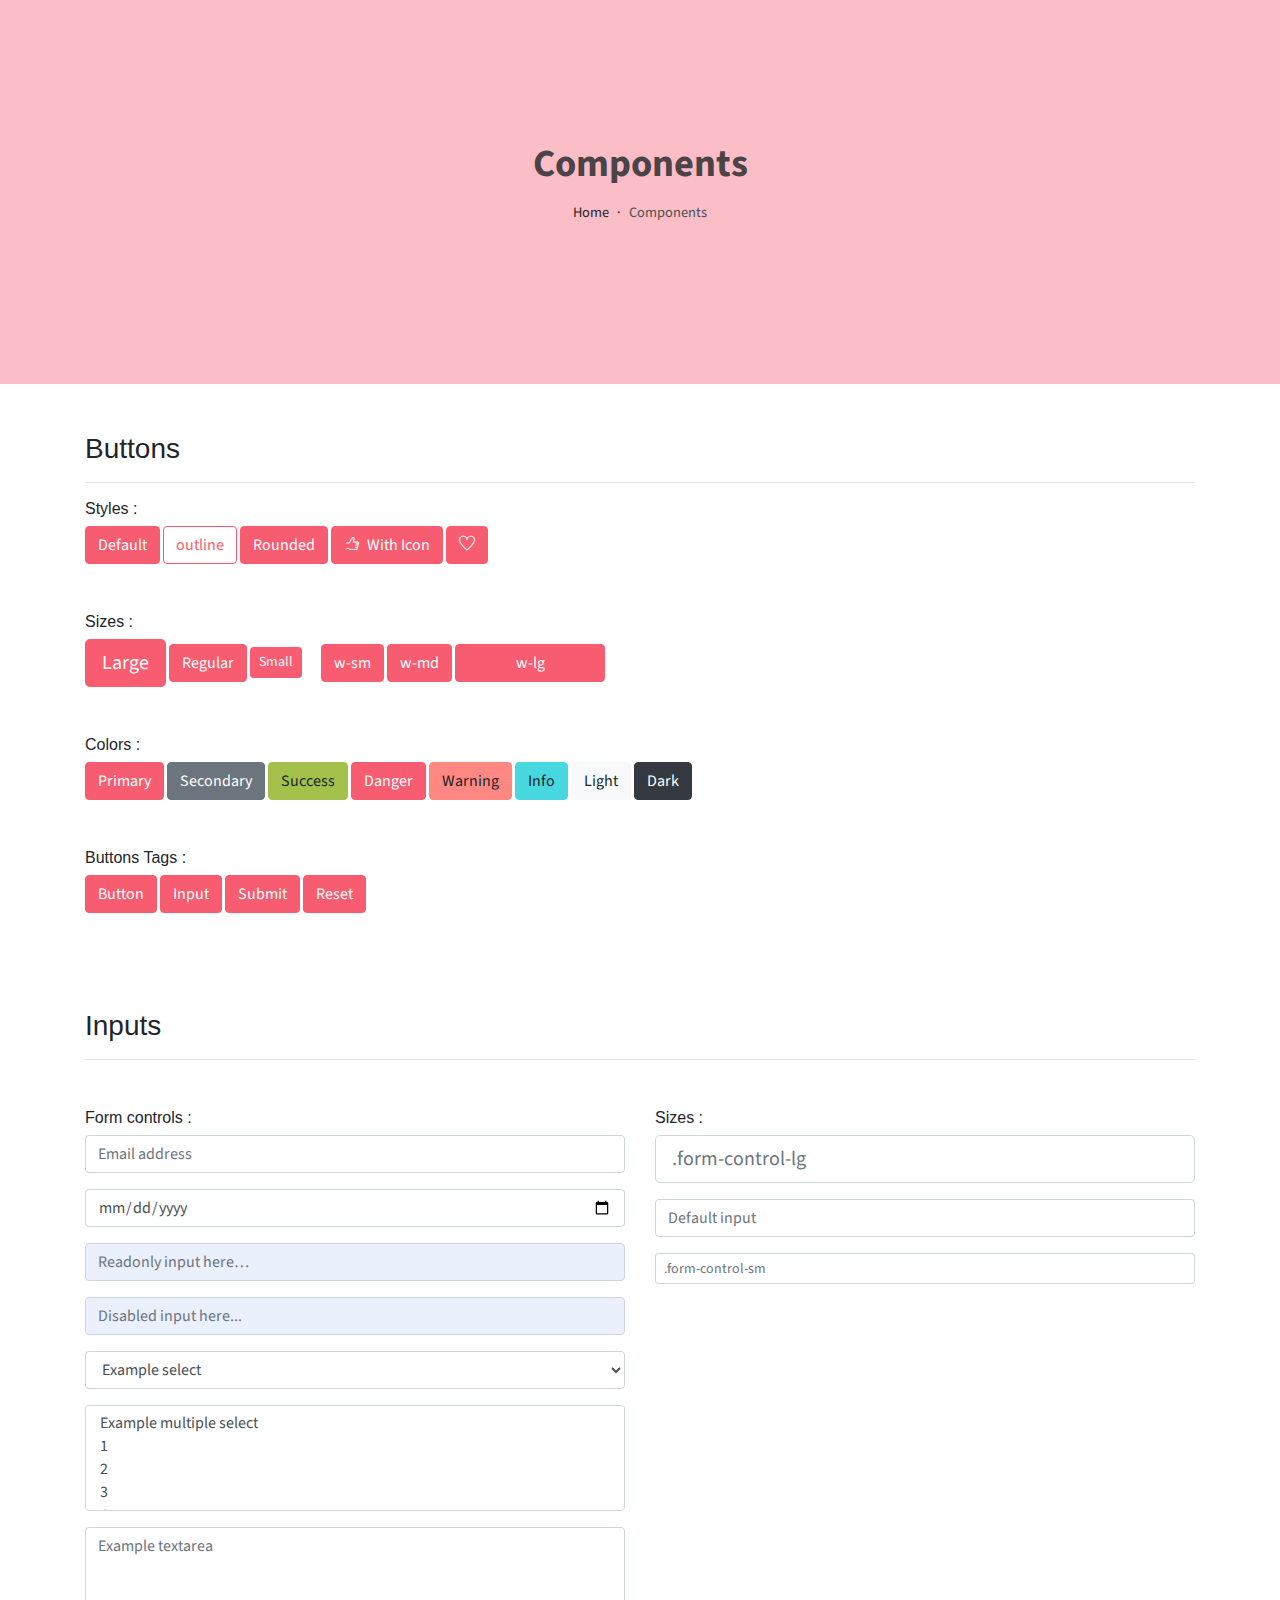
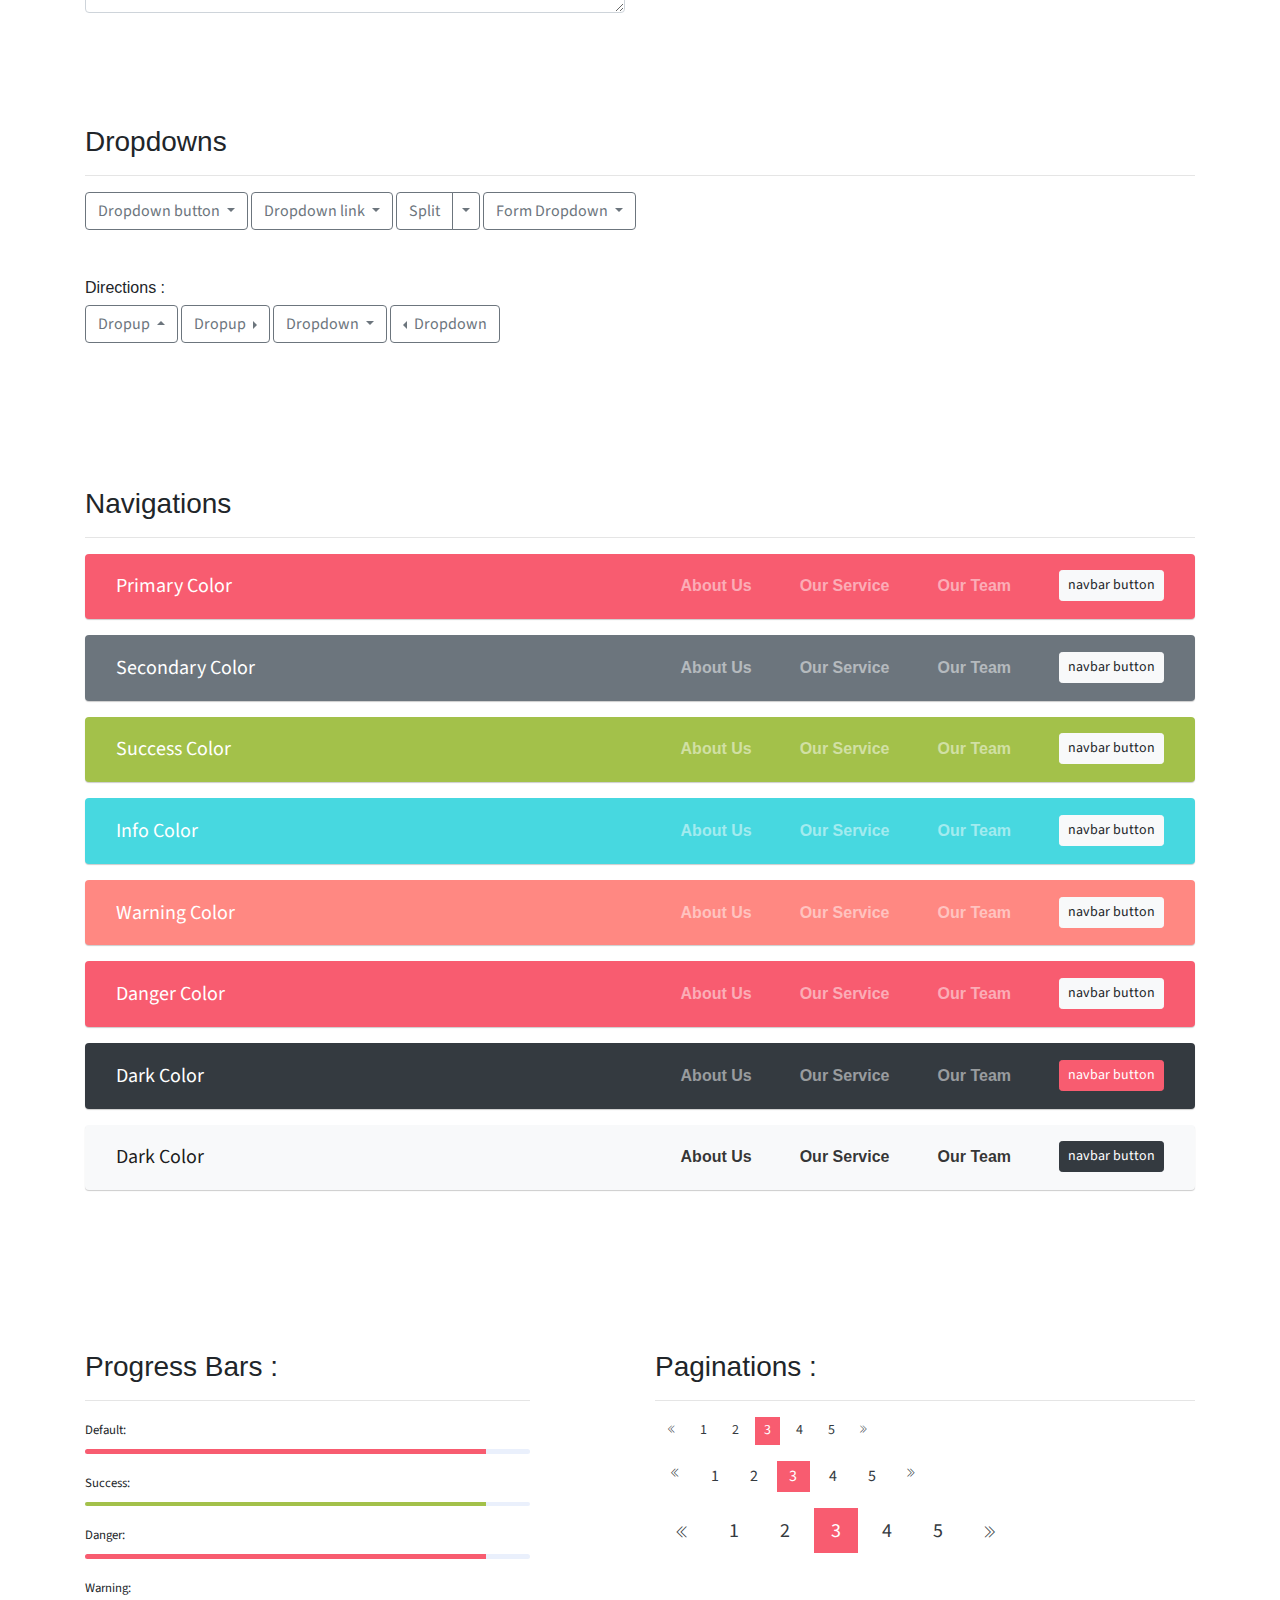
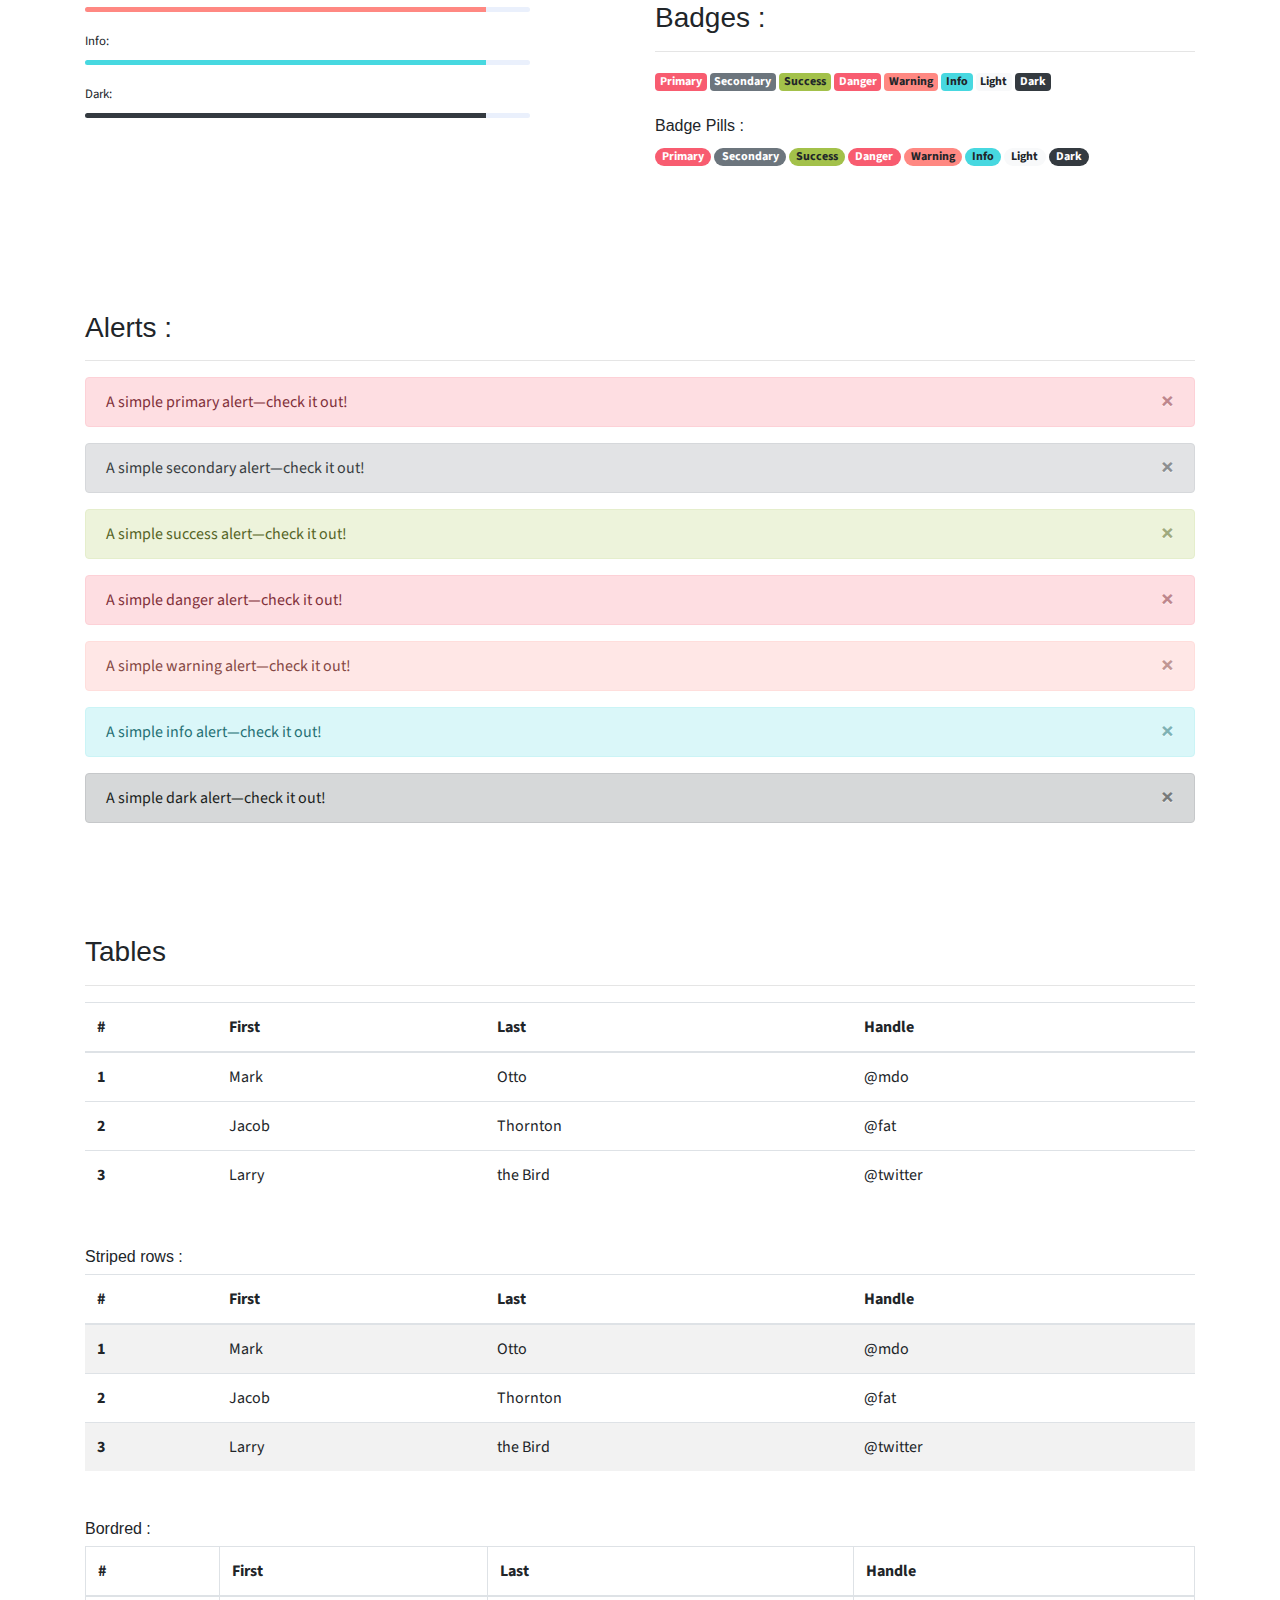
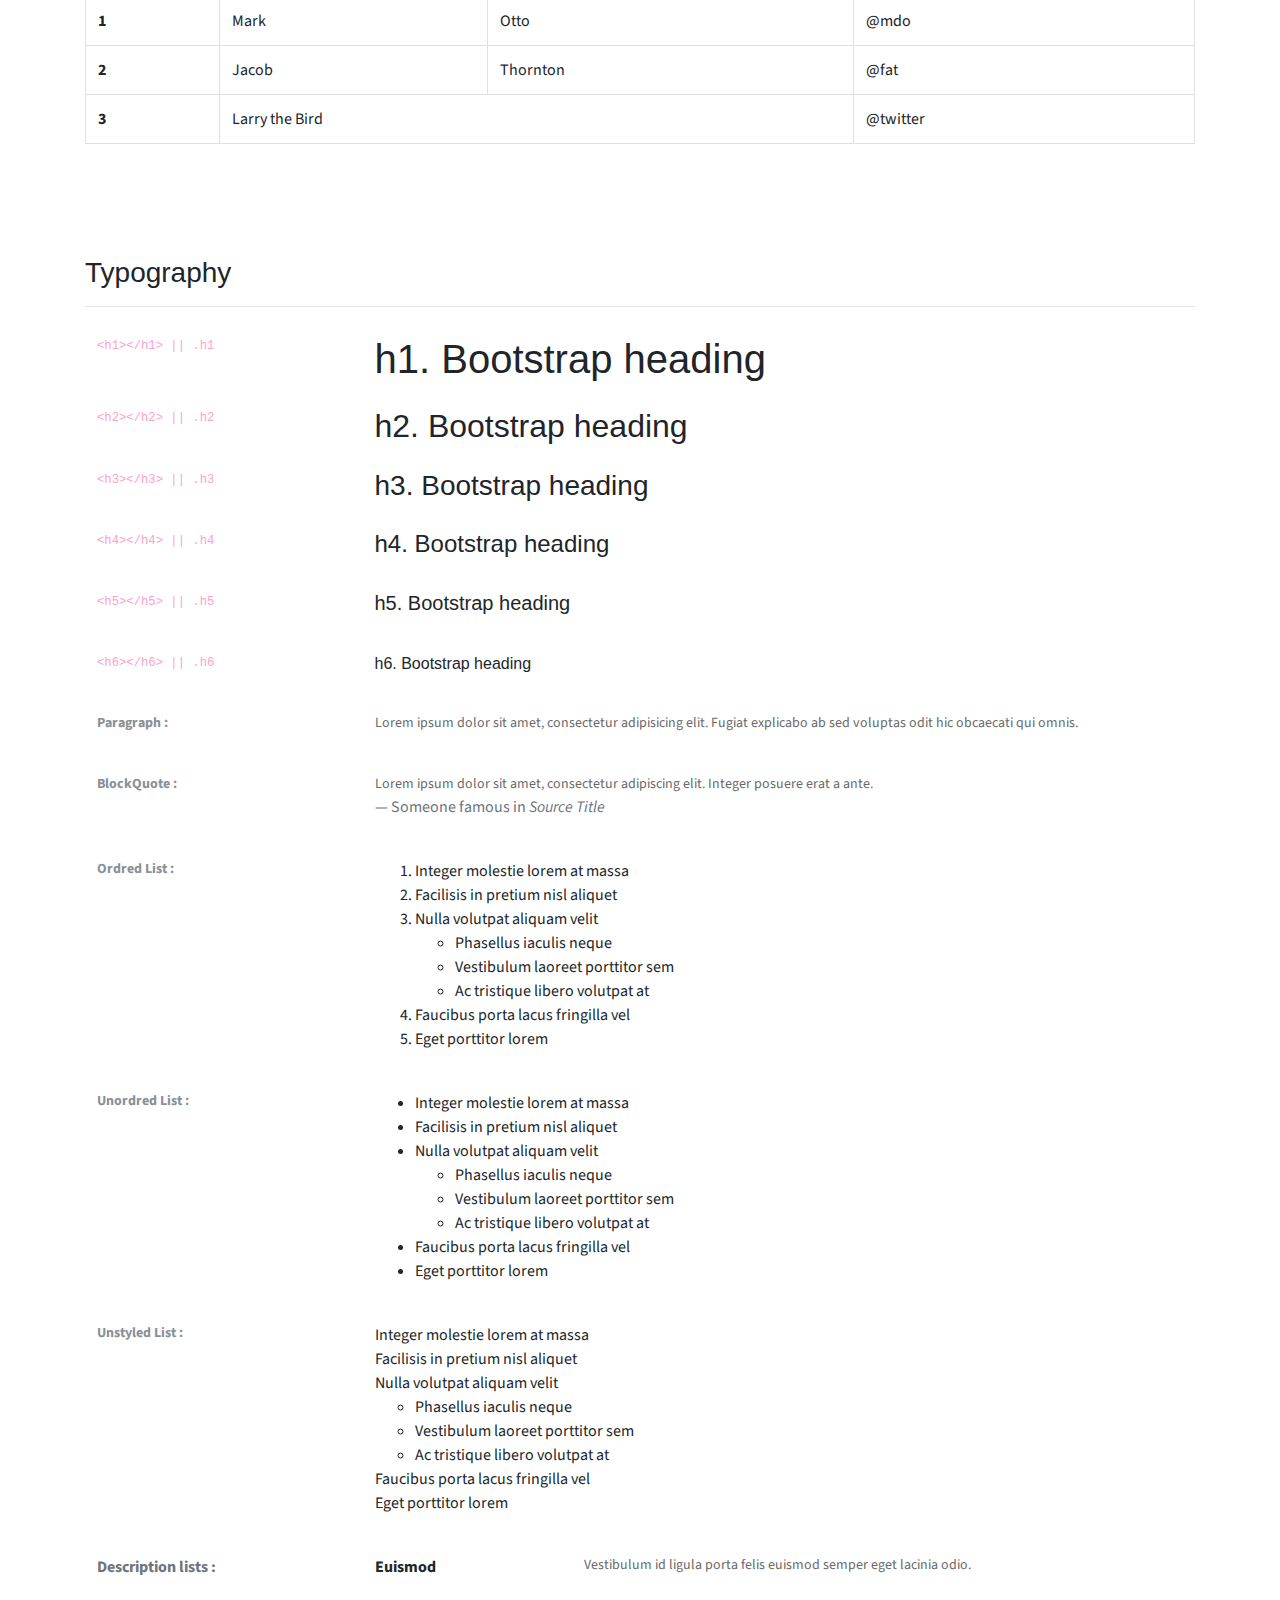
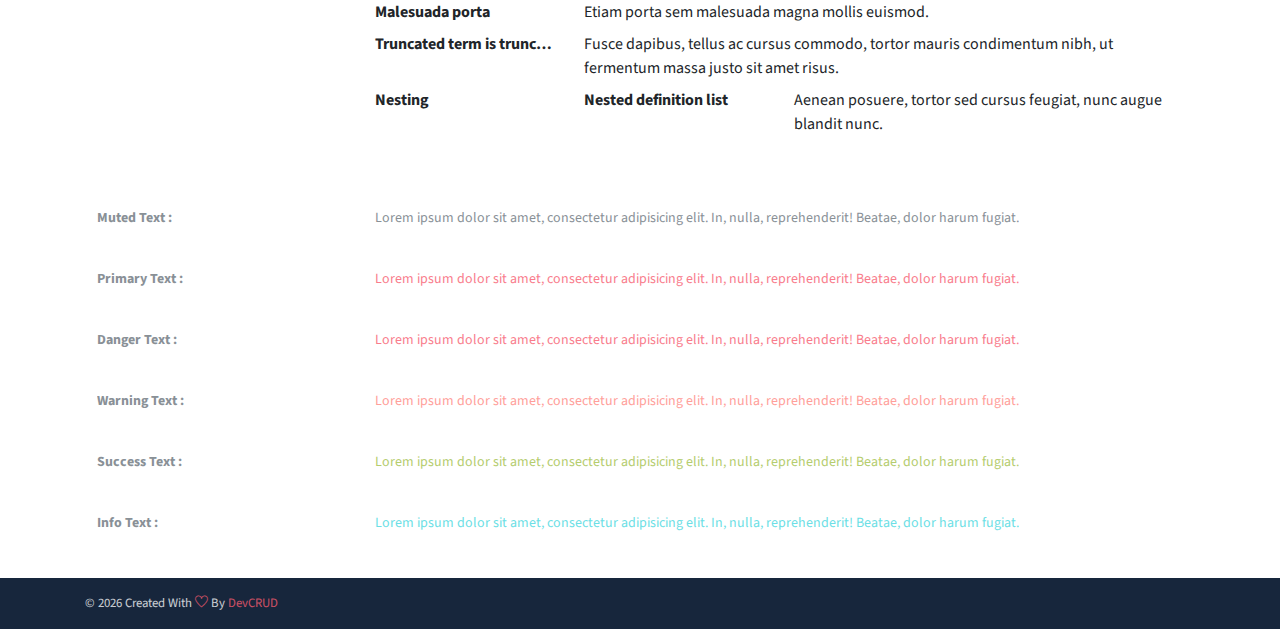
<file: components.html>
<!DOCTYPE html>
<html lang="en">
<head>
   <meta charset="utf-8">
   <meta name="viewport" content="width=device-width, initial-scale=1, shrink-to-fit=no">
   <meta name="description" content="Start your development with JohnDoe landing page.">
   <meta name="author" content="Devcrud">
   <title>Adesuyi Fisola | Component</title>
   <link rel="icon" href="assets/imgs/favicon.png" type="image/png">
   <!-- font icons -->
   <link rel="stylesheet" href="assets/vendors/themify-icons/css/themify-icons.css">
   <!-- Bootstrap + Steller  -->
   <link rel="stylesheet" href="assets/css/johndoe.css">
</head>
<body>

   <!-- Page Header -->
   <header class="header header-mini">
      <div class="header-title">Components</div>
      <nav aria-label="breadcrumb">
         <ol class="breadcrumb">
            <li class="breadcrumb-item"><a href="/">Home</a></li>
            <li class="breadcrumb-item active" aria-current="page">Components</li>
         </ol>
      </nav>
   </header> <!-- End Of Page Header -->

   <!-- main content -->
   <div class="container">

      <!-- Buttons -->
      <h3 class="mt-5">Buttons</h3>
      <hr>
      <h6 class="section-secondary-title">Styles :</h6>
      <button class="btn btn-primary">Default</button>
      <button class="btn btn-outline-primary">outline</button>
      <button class="btn btn-primary rounded">Rounded</button>
      <button class="btn btn-primary rounded"><i class="ti-thumb-up pr-1"></i> With Icon</button>
      <button class="btn btn-primary circle"><i class="ti-heart"></i></button>

      <h6 class="section-secondary-title mt-5">Sizes :</h6>
      <button class="btn btn-primary btn-lg">Large</button>
      <button class="btn btn-primary ">Regular</button>
      <button class="btn btn-primary btn-sm">Small</button>
      <button class="btn btn-primary w-sm ml-3">w-sm</button>
      <button class="btn btn-primary w-md">w-md</button>
      <button class="btn btn-primary w-lg">w-lg</button>

      <h6 class="section-secondary-title mt-5">Colors :</h6>
      <button type="button" class="btn btn-primary">Primary</button>
      <button type="button" class="btn btn-secondary">Secondary</button>
      <button type="button" class="btn btn-success">Success</button>
      <button type="button" class="btn btn-danger">Danger</button>
      <button type="button" class="btn btn-warning">Warning</button>
      <button type="button" class="btn btn-info">Info</button>
      <button type="button" class="btn btn-light">Light</button>
      <button type="button" class="btn btn-dark">Dark</button>

      <h6 class="section-secondary-title mt-5">Buttons Tags :</h6>
      <button class="btn btn-primary" type="submit">Button</button>
      <input class="btn btn-primary" type="button" value="Input">
      <input class="btn btn-primary" type="submit" value="Submit">
      <input class="btn btn-primary" type="reset" value="Reset">

      <!-- devider -->
      <div class="py-5"></div>

      <!-- Inputs -->
      <h3>Inputs</h3>
      <hr>
      <div class="row mt-5">
         <div class="col-md-6">
            <h6 class="section-secondary-title">Form controls :</h6>
            <div class="form-group">
               <input type="email" class="form-control" id="exampleFormControlInput1" placeholder="Email address">
            </div>
            <div class="form-group">
               <input type="date" class="form-control" id="exampleFormControlInput1" placeholder="Date">
            </div>
            <div class="form-group">
               <input class="form-control" type="text" placeholder="Readonly input here…" readonly>
            </div>
            <div class="form-group">
               <input class="form-control" id="disabledInput" type="text" placeholder="Disabled input here..." disabled>
            </div>
            <div class="form-group">
               <select class="form-control" id="exampleFormControlSelect1">
                  <option>Example select</option>
                  <option>1</option>
                  <option>2</option>
                  <option>3</option>
                  <option>4</option>
                  <option>5</option>
               </select>
            </div>
            <div class="form-group">
               <select multiple class="form-control" id="exampleFormControlSelect2">
                  <option>Example multiple select</option>
                  <option>1</option>
                  <option>2</option>
                  <option>3</option>
                  <option>4</option>
                  <option>5</option>
               </select>
            </div>
            <div class="form-group">
               <textarea class="form-control" id="exampleFormControlTextarea1" rows="3" placeholder="Example textarea"></textarea>
            </div>
         </div>
         <div class="col-md-6">
            <h6 class="section-secondary-title">Sizes :</h6>
            <div class="form-group">
               <input class="form-control form-control-lg" type="text" placeholder=".form-control-lg">
            </div>
            <div class="form-group">
               <input class="form-control" type="text" placeholder="Default input">
            </div>
            <div class="form-group">
               <input class="form-control form-control-sm" type="text" placeholder=".form-control-sm">
            </div>
         </div>
      </div> <!-- end of inputs -->

      <!-- devider -->
      <div class="py-5"></div>

      <!-- Dropdowns -->
      <h3 class="components-section-title font-weight-normal">Dropdowns</h3>
      <hr>
      <div class="dropdown d-inline-block">
         <button class="btn btn-outline-secondary dropdown-toggle" type="button" id="dropdownMenuButton" data-toggle="dropdown" aria-haspopup="true" aria-expanded="false">
         Dropdown button
         </button>
         <div class="dropdown-menu" aria-labelledby="dropdownMenuButton">
         <a class="dropdown-item" href="#">Action</a>
         <a class="dropdown-item" href="#">Another action</a>
         <a class="dropdown-item" href="#">Something else here</a>
         </div>
      </div>
      <div class="dropdown d-inline-block">
         <a class="btn btn-outline-secondary dropdown-toggle" href="#" role="button" id="dropdownMenuLink" data-toggle="dropdown" aria-haspopup="true" aria-expanded="false">
            Dropdown link
         </a>
         <div class="dropdown-menu" aria-labelledby="dropdownMenuLink">
            <a class="dropdown-item" href="#">Action</a>
            <a class="dropdown-item" href="#">Another action</a>
            <a class="dropdown-item" href="#">Something else here</a>
         </div>
      </div>
      <div class="btn-group">
         <button type="button" class="btn btn-outline-secondary">Split</button>
         <button type="button" class="btn btn-outline-secondary dropdown-toggle dropdown-toggle-split" data-toggle="dropdown" aria-haspopup="true" aria-expanded="false">
         <span class="sr-only">Toggle Dropdown</span>
         </button>
         <div class="dropdown-menu">
            <a class="dropdown-item" href="#">Action</a>
            <a class="dropdown-item" href="#">Another action</a>
            <a class="dropdown-item" href="#">Something else here</a>
            <div class="dropdown-divider"></div>
            <a class="dropdown-item" href="#">Separated link</a>
         </div>
      </div>
      <div class="btn-group">
         <button class="btn btn-outline-secondary dropdown-toggle" type="button" id="dropdownMenuButton" data-toggle="dropdown" aria-haspopup="true" aria-expanded="false">
            Form Dropdown
         </button>
         <div class="dropdown-menu form">
            <form class="px-4 py-3">
               <div class="form-group">
                  <input type="email" class="form-control" id="exampleDropdownFormEmail1" placeholder="email@example.com">
               </div>
               <div class="form-group">
                  <input type="password" class="form-control" id="exampleDropdownFormPassword1" placeholder="Password">
               </div>
               <div class="form-check mb-3">
                  <input type="checkbox" class="form-check-input" id="dropdownCheck">
                  <label class="form-check-label" for="dropdownCheck">
                     Remember me
                  </label>
               </div>
               <button type="submit" class="btn btn-primary btn-block">Sign in</button>
            </form>
            <div class="dropdown-divider"></div>
            <a class="dropdown-item" href="#"><small>New around here? Sign up</small></a>
            <a class="dropdown-item" href="#"><small>Forgot password?</small></a>
         </div>
      </div>
      <h6 class="section-secondary-title mt-5">Directions :</h6>
      <div class="btn-group dropup">
         <button type="button" class="btn btn-outline-secondary dropdown-toggle" data-toggle="dropdown" aria-haspopup="true" aria-expanded="false">
            Dropup
         </button>
         <div class="dropdown-menu">
            <a class="dropdown-item" href="#">Action</a>
            <a class="dropdown-item" href="#">Another action</a>
            <a class="dropdown-item" href="#">Something else here</a>
            <div class="dropdown-divider"></div>
            <a class="dropdown-item" href="#">Separated link</a>
         </div>
      </div>
      <div class="btn-group dropright">
         <button type="button" class="btn btn-outline-secondary dropdown-toggle" data-toggle="dropdown" aria-haspopup="true" aria-expanded="false">
            Dropup
         </button>
         <div class="dropdown-menu">
            <a class="dropdown-item" href="#">Action</a>
            <a class="dropdown-item" href="#">Another action</a>
            <a class="dropdown-item" href="#">Something else here</a>
            <div class="dropdown-divider"></div>
            <a class="dropdown-item" href="#">Separated link</a>
         </div>
      </div>
      <div class="btn-group">
         <button type="button" class="btn btn-outline-secondary dropdown-toggle" data-toggle="dropdown" aria-haspopup="true" aria-expanded="false">
            Dropdown
         </button>
         <div class="dropdown-menu">
            <a class="dropdown-item" href="#">Action</a>
            <a class="dropdown-item" href="#">Another action</a>
            <a class="dropdown-item" href="#">Something else here</a>
            <div class="dropdown-divider"></div>
            <a class="dropdown-item" href="#">Separated link</a>
         </div>
      </div>
      <div class="btn-group dropleft">
         <button type="button" class="btn btn-outline-secondary dropdown-toggle" data-toggle="dropdown" aria-haspopup="true" aria-expanded="false">
            Dropdown
         </button>
         <div class="dropdown-menu">
            <a class="dropdown-item" href="#">Action</a>
            <a class="dropdown-item" href="#">Another action</a>
            <a class="dropdown-item" href="#">Something else here</a>
            <div class="dropdown-divider"></div>
            <a class="dropdown-item" href="#">Separated link</a>
         </div>
      </div> <!-- end of Dropdowns -->

      <!-- devider -->
      <div class="py-5"></div>

      <!-- navbars -->
      <h3 class="components-section-title font-weight-normal mt-5">Navigations</h3>
      <hr>
      <nav class="navbar navbar-expand-sm navbar-dark bg-primary rounded shadow mb-3">
         <div class="container">
            <a class="navbar-brand" href="#">Primary Color</a>
            <button class="navbar-toggler ml-auto" type="button" data-toggle="collapse" data-target="#navbarSupportedContent" aria-controls="navbarSupportedContent" aria-expanded="false" aria-label="Toggle navigation">
            <span class="navbar-toggler-icon"></span>
            </button>
            <div class="collapse navbar-collapse" id="navbarSupportedContent">
               <ul class="navbar-nav ml-auto">
                  <li class="nav-item">
                     <a class="nav-link" href="#about">About Us</a>
                  </li>
                  <li class="nav-item">
                     <a class="nav-link" href="#service">Our Service</a>
                  </li>
                  <li class="nav-item">
                     <a class="nav-link" href="#team">Our Team</a>
                  </li>
                  <li class="nav-item">
                     <a href="#book-table" class="ml-4 mt-1 btn btn-light btn-sm">navbar button</a>
                  </li>
               </ul>
            </div>
         </div>
      </nav>
      <nav class="navbar navbar-expand-sm navbar-dark bg-secondary rounded shadow mb-3">
         <div class="container">
            <a class="navbar-brand" href="#">Secondary Color</a>
            <button class="navbar-toggler ml-auto" type="button" data-toggle="collapse" data-target="#navbarSupportedContent" aria-controls="navbarSupportedContent" aria-expanded="false" aria-label="Toggle navigation">
            <span class="navbar-toggler-icon"></span>
            </button>
            <div class="collapse navbar-collapse" id="navbarSupportedContent">
               <ul class="navbar-nav ml-auto">
                  <li class="nav-item">
                     <a class="nav-link" href="#about">About Us</a>
                  </li>
                  <li class="nav-item">
                     <a class="nav-link" href="#service">Our Service</a>
                  </li>
                  <li class="nav-item">
                     <a class="nav-link" href="#team">Our Team</a>
                  </li>
                  <li class="nav-item">
                     <a href="#book-table" class="ml-4 mt-1 btn btn-light btn-sm">navbar button</a>
                  </li>
               </ul>
            </div>
         </div>
      </nav>
      <nav class="navbar navbar-expand-sm navbar-dark bg-success rounded shadow mb-3">
         <div class="container">
            <a class="navbar-brand" href="#">Success Color</a>
            <button class="navbar-toggler ml-auto" type="button" data-toggle="collapse" data-target="#navbarSupportedContent" aria-controls="navbarSupportedContent" aria-expanded="false" aria-label="Toggle navigation">
            <span class="navbar-toggler-icon"></span>
            </button>
            <div class="collapse navbar-collapse" id="navbarSupportedContent">
               <ul class="navbar-nav ml-auto">
                  <li class="nav-item">
                     <a class="nav-link" href="#about">About Us</a>
                  </li>
                  <li class="nav-item">
                     <a class="nav-link" href="#service">Our Service</a>
                  </li>
                  <li class="nav-item">
                     <a class="nav-link" href="#team">Our Team</a>
                  </li>
                  <li class="nav-item">
                     <a href="#book-table" class="ml-4 mt-1 btn btn-light btn-sm">navbar button</a>
                  </li>
               </ul>
            </div>
         </div>
      </nav>
      <nav class="navbar navbar-expand-sm navbar-dark bg-info rounded shadow mb-3">
         <div class="container">
            <a class="navbar-brand" href="#">Info Color</a>
            <button class="navbar-toggler ml-auto" type="button" data-toggle="collapse" data-target="#navbarSupportedContent" aria-controls="navbarSupportedContent" aria-expanded="false" aria-label="Toggle navigation">
            <span class="navbar-toggler-icon"></span>
            </button>
            <div class="collapse navbar-collapse" id="navbarSupportedContent">
               <ul class="navbar-nav ml-auto">
                  <li class="nav-item">
                     <a class="nav-link" href="#about">About Us</a>
                  </li>
                  <li class="nav-item">
                     <a class="nav-link" href="#service">Our Service</a>
                  </li>
                  <li class="nav-item">
                     <a class="nav-link" href="#team">Our Team</a>
                  </li>
                  <li class="nav-item">
                     <a href="#book-table" class="ml-4 mt-1 btn btn-light btn-sm">navbar button</a>
                  </li>
               </ul>
            </div>
         </div>
      </nav>
      <nav class="navbar navbar-expand-sm navbar-dark bg-warning rounded shadow mb-3">
         <div class="container">
            <a class="navbar-brand" href="#">Warning Color</a>
            <button class="navbar-toggler ml-auto" type="button" data-toggle="collapse" data-target="#navbarSupportedContent" aria-controls="navbarSupportedContent" aria-expanded="false" aria-label="Toggle navigation">
            <span class="navbar-toggler-icon"></span>
            </button>
            <div class="collapse navbar-collapse" id="navbarSupportedContent">
               <ul class="navbar-nav ml-auto">
                  <li class="nav-item">
                     <a class="nav-link" href="#about">About Us</a>
                  </li>
                  <li class="nav-item">
                     <a class="nav-link" href="#service">Our Service</a>
                  </li>
                  <li class="nav-item">
                     <a class="nav-link" href="#team">Our Team</a>
                  </li>
                  <li class="nav-item">
                     <a href="#book-table" class="ml-4 mt-1 btn btn-light btn-sm">navbar button</a>
                  </li>
               </ul>
            </div>
         </div>
      </nav>
      <nav class="navbar navbar-expand-sm navbar-dark bg-danger rounded shadow mb-3">
         <div class="container">
            <a class="navbar-brand" href="#">Danger Color</a>
            <button class="navbar-toggler ml-auto" type="button" data-toggle="collapse" data-target="#navbarSupportedContent" aria-controls="navbarSupportedContent" aria-expanded="false" aria-label="Toggle navigation">
            <span class="navbar-toggler-icon"></span>
            </button>
            <div class="collapse navbar-collapse" id="navbarSupportedContent">
               <ul class="navbar-nav ml-auto">
                  <li class="nav-item">
                     <a class="nav-link" href="#about">About Us</a>
                  </li>
                  <li class="nav-item">
                     <a class="nav-link" href="#service">Our Service</a>
                  </li>
                  <li class="nav-item">
                     <a class="nav-link" href="#team">Our Team</a>
                  </li>
                  <li class="nav-item">
                     <a href="#book-table" class="ml-4 mt-1 btn btn-light btn-sm">navbar button</a>
                  </li>
               </ul>
            </div>
         </div>
      </nav>
      <nav class="navbar navbar-expand-sm navbar-dark bg-dark rounded shadow mb-3">
         <div class="container">
            <a class="navbar-brand" href="#">Dark Color</a>
            <button class="navbar-toggler ml-auto" type="button" data-toggle="collapse" data-target="#navbarSupportedContent" aria-controls="navbarSupportedContent" aria-expanded="false" aria-label="Toggle navigation">
            <span class="navbar-toggler-icon"></span>
            </button>
            <div class="collapse navbar-collapse" id="navbarSupportedContent">
               <ul class="navbar-nav ml-auto">
                  <li class="nav-item">
                     <a class="nav-link" href="#about">About Us</a>
                  </li>
                  <li class="nav-item">
                     <a class="nav-link" href="#service">Our Service</a>
                  </li>
                  <li class="nav-item">
                     <a class="nav-link" href="#team">Our Team</a>
                  </li>
                  <li class="nav-item">
                     <a href="#book-table" class="ml-4 mt-1 btn btn-primary btn-sm">navbar button</a>
                  </li>
               </ul>
            </div>
         </div>
      </nav>
      <nav class="navbar navbar-expand-sm navbar-light bg-light rounded shadow mb-3">
         <div class="container">
            <a class="navbar-brand" href="#">Dark Color</a>
            <button class="navbar-toggler ml-auto" type="button" data-toggle="collapse" data-target="#navbarSupportedContent" aria-controls="navbarSupportedContent" aria-expanded="false" aria-label="Toggle navigation">
            <span class="navbar-toggler-icon"></span>
            </button>
            <div class="collapse navbar-collapse" id="navbarSupportedContent">
               <ul class="navbar-nav ml-auto">
                  <li class="nav-item">
                     <a class="nav-link" href="#about">About Us</a>
                  </li>
                  <li class="nav-item">
                     <a class="nav-link" href="#service">Our Service</a>
                  </li>
                  <li class="nav-item">
                     <a class="nav-link" href="#team">Our Team</a>
                  </li>
                  <li class="nav-item">
                     <a href="#book-table" class="ml-4 mt-1 btn btn-dark btn-sm">navbar button</a>
                  </li>
               </ul>
            </div>
         </div>
      </nav>
      <!-- End of navbars -->

      <!-- devider -->
      <div class="py-5"></div>

      <!-- progress bars -->
      <div class="row justify-content-between">
         <div class="col-md-5">
            <h3 class="components-section-title font-weight-normal mt-5">Progress Bars :</h3>
            <hr>
            <small>Default: </small>
            <div class="progress mt-2 mb-3">
               <div class="progress-bar" role="progressbar" style="width: 90%" aria-valuenow="25" aria-valuemin="0" aria-valuemax="100"></div>
            </div>
            <small>Success:</small>
            <div class="progress mt-2 mb-3">
               <div class="progress-bar bg-success" role="progressbar" style="width: 90%" aria-valuenow="25" aria-valuemin="0" aria-valuemax="100"></div>
            </div>
            <small>Danger:</small>
            <div class="progress mt-2 mb-3">
               <div class="progress-bar bg-danger" role="progressbar" style="width: 90%" aria-valuenow="25" aria-valuemin="0" aria-valuemax="100"></div>
            </div>
            <small>Warning:</small>
            <div class="progress mt-2 mb-3">
               <div class="progress-bar bg-warning" role="progressbar" style="width: 90%" aria-valuenow="25" aria-valuemin="0" aria-valuemax="100"></div>
            </div>
            <small>Info:</small>
            <div class="progress mt-2 mb-3">
               <div class="progress-bar bg-info" role="progressbar" style="width: 90%" aria-valuenow="25" aria-valuemin="0" aria-valuemax="100"></div>
            </div>
            <small>Dark:</small>
            <div class="progress mt-2 mb-3">
               <div class="progress-bar bg-dark" role="progressbar" style="width: 90%" aria-valuenow="25" aria-valuemin="0" aria-valuemax="100"></div>
            </div>
         </div>
         <div class="col-md-6">
            <h3 class="components-section-title font-weight-normal mt-5">Paginations :</h3>
            <hr>
            <nav aria-label="Page navigation example">
               <ul class="pagination pagination-sm">
                  <li class="page-item"><a class="page-link" href="#"><i class="ti-angle-double-left"></i></a></li>
                  <li class="page-item"><a class="page-link" href="#">1</a></li>
                  <li class="page-item"><a class="page-link" href="#">2</a></li>
                  <li class="page-item active"><a class="page-link" href="#">3</a></li>
                  <li class="page-item"><a class="page-link" href="#">4</a></li>
                  <li class="page-item"><a class="page-link" href="#">5</a></li>
                  <li class="page-item"><a class="page-link" href="#"><i class="ti-angle-double-right"></i></a></li>
               </ul>
            </nav>
            <nav aria-label="Page navigation example">
               <ul class="pagination">
               <li class="page-item"><a class="page-link" href="#"><i class="ti-angle-double-left"></i></a></li>
                  <li class="page-item"><a class="page-link" href="#">1</a></li>
                  <li class="page-item"><a class="page-link" href="#">2</a></li>
                  <li class="page-item active"><a class="page-link" href="#">3</a></li>
                  <li class="page-item"><a class="page-link" href="#">4</a></li>
                  <li class="page-item"><a class="page-link" href="#">5</a></li>
                  <li class="page-item"><a class="page-link" href="#"><i class="ti-angle-double-right"></i></a></li>
               </ul>
            </nav>
            <nav aria-label="Page navigation example">
               <ul class="pagination pagination-lg">
                  <li class="page-item"><a class="page-link" href="#"><i class="ti-angle-double-left"></i></a></li>
                  <li class="page-item"><a class="page-link" href="#">1</a></li>
                  <li class="page-item"><a class="page-link" href="#">2</a></li>
                  <li class="page-item active"><a class="page-link" href="#">3</a></li>
                  <li class="page-item"><a class="page-link" href="#">4</a></li>
                  <li class="page-item"><a class="page-link" href="#">5</a></li>
                  <li class="page-item"><a class="page-link" href="#"><i class="ti-angle-double-right"></i></a></li>
               </ul>
            </nav>

            <!-- Badges -->
            <h3 class="components-section-title font-weight-normal mt-5">Badges :</h3>
            <hr>
            <span class="badge badge-primary">Primary</span>
            <span class="badge badge-secondary">Secondary</span>
            <span class="badge badge-success">Success</span>
            <span class="badge badge-danger">Danger</span>
            <span class="badge badge-warning">Warning</span>
            <span class="badge badge-info">Info</span>
            <span class="badge badge-light">Light</span>
            <span class="badge badge-dark">Dark</span>
            <h6 class="section-secondary-title mt-4 mb-2">Badge Pills :</h6>
            <span class="badge badge-pill badge-primary">Primary</span>
            <span class="badge badge-pill badge-secondary">Secondary</span>
            <span class="badge badge-pill badge-success">Success</span>
            <span class="badge badge-pill badge-danger">Danger</span>
            <span class="badge badge-pill badge-warning">Warning</span>
            <span class="badge badge-pill badge-info">Info</span>
            <span class="badge badge-pill badge-light">Light</span>
            <span class="badge badge-pill badge-dark">Dark</span>
         </div>
      </div> <!-- End of Progress bars -->

      <!-- devider -->
      <div class="py-5"></div>

      <!-- Alerts -->
      <h3 class="components-section-title font-weight-normal mt-5">Alerts :</h3>
      <hr>
      <div class="alert alert-primary alert-dismissible fade show" role="alert">
         A simple primary alert—check it out!
         <button type="button" class="close" data-dismiss="alert" aria-label="Close">
            <span aria-hidden="true">&times;</span>
         </button>
      </div>
      <div class="alert alert-secondary alert-dismissible fade show" role="alert">
         A simple secondary alert—check it out!
         <button type="button" class="close" data-dismiss="alert" aria-label="Close">
            <span aria-hidden="true">&times;</span>
         </button>
      </div>
      <div class="alert alert-success alert-dismissible fade show" role="alert">
         A simple success alert—check it out!
         <button type="button" class="close" data-dismiss="alert" aria-label="Close">
            <span aria-hidden="true">&times;</span>
         </button>
      </div>
      <div class="alert alert-danger alert-dismissible fade show" role="alert">
         A simple danger alert—check it out!
         <button type="button" class="close" data-dismiss="alert" aria-label="Close">
            <span aria-hidden="true">&times;</span>
         </button>
      </div>
      <div class="alert alert-warning alert-dismissible fade show" role="alert">
         A simple warning alert—check it out!
         <button type="button" class="close" data-dismiss="alert" aria-label="Close">
            <span aria-hidden="true">&times;</span>
         </button>
      </div>
      <div class="alert alert-info alert-dismissible fade show" role="alert">
         A simple info alert—check it out!
         <button type="button" class="close" data-dismiss="alert" aria-label="Close">
            <span aria-hidden="true">&times;</span>
         </button>
      </div>
      <div class="alert alert-dark alert-dismissible fade show" role="alert">
         A simple dark alert—check it out!
         <button type="button" class="close" data-dismiss="alert" aria-label="Close">
            <span aria-hidden="true">&times;</span>
         </button>
      </div>
      <!-- end of alerts -->

      <!-- devider -->
      <div class="py-5"></div>

      <!-- tables -->
      <h3 class="components-section-title">Tables</h3>
      <hr>
      <table class="table">
         <thead>
            <tr>
               <th scope="col">#</th>
               <th scope="col">First</th>
               <th scope="col">Last</th>
               <th scope="col">Handle</th>
            </tr>
         </thead>
         <tbody>
            <tr>
               <th scope="row">1</th>
               <td>Mark</td>
               <td>Otto</td>
               <td>@mdo</td>
            </tr>
            <tr>
               <th scope="row">2</th>
               <td>Jacob</td>
               <td>Thornton</td>
               <td>@fat</td>
            </tr>
            <tr>
               <th scope="row">3</th>
               <td>Larry</td>
               <td>the Bird</td>
               <td>@twitter</td>
            </tr>
         </tbody>
      </table>

      <h6 class="section-secondary-title mt-5">Striped rows :</h6>
      <table class="table table-striped">
         <thead>
            <tr>
               <th scope="col">#</th>
               <th scope="col">First</th>
               <th scope="col">Last</th>
               <th scope="col">Handle</th>
            </tr>
         </thead>
         <tbody>
            <tr>
               <th scope="row">1</th>
               <td>Mark</td>
               <td>Otto</td>
               <td>@mdo</td>
            </tr>
            <tr>
               <th scope="row">2</th>
               <td>Jacob</td>
               <td>Thornton</td>
               <td>@fat</td>
            </tr>
            <tr>
               <th scope="row">3</th>
               <td>Larry</td>
               <td>the Bird</td>
               <td>@twitter</td>
            </tr>
         </tbody>
      </table>

      <h6 class="section-secondary-title mt-5">Bordred :</h6>
      <table class="table table-bordered">
         <thead>
            <tr>
               <th scope="col">#</th>
               <th scope="col">First</th>
               <th scope="col">Last</th>
               <th scope="col">Handle</th>
            </tr>
         </thead>
         <tbody>
            <tr>
               <th scope="row">1</th>
               <td>Mark</td>
               <td>Otto</td>
               <td>@mdo</td>
            </tr>
            <tr>
               <th scope="row">2</th>
               <td>Jacob</td>
               <td>Thornton</td>
               <td>@fat</td>
            </tr>
            <tr>
               <th scope="row">3</th>
               <td colspan="2">Larry the Bird</td>
               <td>@twitter</td>
            </tr>
         </tbody>
      </table>
      <!-- end of tables -->

      <!-- devider -->
      <div class="py-5"></div>

      <!-- typography -->
      <h3 class="components-section-title">Typography</h3>
      <hr>

      <table class="table table-borderless v-align-center">
         <tbody>
            <tr>
               <td>
                  <p><code class="highlighter-rouge">&lt;h1&gt;&lt;/h1&gt; || .h1</code></p>
               </td>
               <td class="w-75"><span class="h1">h1. Bootstrap heading</span></td>
            </tr>
            <tr>
               <td>
                  <p><code class="highlighter-rouge">&lt;h2&gt;&lt;/h2&gt; || .h2</code></p>
               </td>
               <td><span class="h2">h2. Bootstrap heading</span></td>
            </tr>
            <tr>
               <td>
                  <p><code class="highlighter-rouge">&lt;h3&gt;&lt;/h3&gt; || .h3</code></p>
               </td>
               <td><span class="h3">h3. Bootstrap heading</span></td>
            </tr>
            <tr>
               <td>
                  <p><code class="highlighter-rouge">&lt;h4&gt;&lt;/h4&gt; || .h4</code></p>
               </td>
               <td><span class="h4">h4. Bootstrap heading</span></td>
            </tr>
            <tr>
               <td>
                  <p><code class="highlighter-rouge">&lt;h5&gt;&lt;/h5&gt; || .h5</code></p>
               </td>
               <td><span class="h5">h5. Bootstrap heading</span></td>
            </tr>
            <tr>
               <td>
                  <p><code class="highlighter-rouge">&lt;h6&gt;&lt;/h6&gt; || .h6</code></p>
               </td>
               <td><span class="h6">h6. Bootstrap heading</span></td>
            </tr>
            <tr>
               <td>
                  <p class="font-weight-bold text-muted">Paragraph :</p>
               </td>
               <td><p>Lorem ipsum dolor sit amet, consectetur adipisicing elit. Fugiat explicabo ab sed voluptas odit hic obcaecati qui omnis.</p></td>
            </tr>
            <tr>
               <td>
                  <p class="font-weight-bold text-muted">BlockQuote :</p>
               </td>
               <td>
                  <blockquote class="blockquote">
                     <p class="mb-0">Lorem ipsum dolor sit amet, consectetur adipiscing elit. Integer posuere erat a ante.</p>
                     <footer class="blockquote-footer">Someone famous in <cite title="Source Title">Source Title</cite></footer>
                  </blockquote>
               </td>
            </tr>


            <tr>
               <td><p class="font-weight-bold text-muted">Ordred List :</p></td>
               <td>
                  <ol>
                     <li>Integer molestie lorem at massa</li>
                     <li>Facilisis in pretium nisl aliquet</li>
                     <li>Nulla volutpat aliquam velit
                        <ul>
                           <li>Phasellus iaculis neque</li>
                           <li>Vestibulum laoreet porttitor sem</li>
                           <li>Ac tristique libero volutpat at</li>
                        </ul>
                     </li>
                     <li>Faucibus porta lacus fringilla vel</li>
                     <li>Eget porttitor lorem</li>
                  </ol>
               </td>
            </tr>
            <tr>
               <td><p class="font-weight-bold text-muted">Unordred List :</p></td>
               <td>
                  <ul >
                     <li>Integer molestie lorem at massa</li>
                     <li>Facilisis in pretium nisl aliquet</li>
                     <li>Nulla volutpat aliquam velit
                        <ul>
                           <li>Phasellus iaculis neque</li>
                           <li>Vestibulum laoreet porttitor sem</li>
                           <li>Ac tristique libero volutpat at</li>
                        </ul>
                     </li>
                     <li>Faucibus porta lacus fringilla vel</li>
                     <li>Eget porttitor lorem</li>
                  </ul>
               </td>
            </tr>
            <tr>
               <td><p class="font-weight-bold text-muted">Unstyled List :</p></td>
               <td>
                  <ul class="list-unstyled">
                     <li>Integer molestie lorem at massa</li>
                     <li>Facilisis in pretium nisl aliquet</li>
                     <li>Nulla volutpat aliquam velit
                        <ul>
                           <li>Phasellus iaculis neque</li>
                           <li>Vestibulum laoreet porttitor sem</li>
                           <li>Ac tristique libero volutpat at</li>
                        </ul>
                     </li>
                     <li>Faucibus porta lacus fringilla vel</li>
                     <li>Eget porttitor lorem</li>
                  </ul>
               </td>
            </tr>
            <tr>
               <td class="font-weight-bold text-muted">Description lists : </td>
               <td>
                  <dl class="row">
                     <dt class="col-sm-3">Euismod</dt>
                     <dd class="col-sm-9">
                        <p>Vestibulum id ligula porta felis euismod semper eget lacinia odio.</p>
                     </dd>

                     <dt class="col-sm-3">Malesuada porta</dt>
                     <dd class="col-sm-9">Etiam porta sem malesuada magna mollis euismod.</dd>

                     <dt class="col-sm-3 text-truncate">Truncated term is truncated</dt>
                     <dd class="col-sm-9">Fusce dapibus, tellus ac cursus commodo, tortor mauris condimentum nibh, ut fermentum massa justo sit amet risus.</dd>

                     <dt class="col-sm-3">Nesting</dt>
                     <dd class="col-sm-9">
                        <dl class="row">
                           <dt class="col-sm-4">Nested definition list</dt>
                           <dd class="col-sm-8">Aenean posuere, tortor sed cursus feugiat, nunc augue blandit nunc.</dd>
                        </dl>
                     </dd>
                  </dl>
               </td>
            </tr>
            <tr>
               <td>
                  <p class="font-weight-bold text-muted">Muted Text :</p>
               </td>
               <td>
                  <p class="text-muted">Lorem ipsum dolor sit amet, consectetur adipisicing elit. In, nulla, reprehenderit! Beatae, dolor harum fugiat.</p>
               </td>
            </tr>
            <tr>
               <td>
                  <p class="font-weight-bold text-muted">Primary Text :</p>
               </td>
               <td>
                  <p class="text-primary">Lorem ipsum dolor sit amet, consectetur adipisicing elit. In, nulla, reprehenderit! Beatae, dolor harum fugiat.</p>
               </td>
            </tr>
            <tr>
               <td>
                  <p class="font-weight-bold text-muted">Danger Text :</p>
               </td>
               <td>
                  <p class="text-danger">Lorem ipsum dolor sit amet, consectetur adipisicing elit. In, nulla, reprehenderit! Beatae, dolor harum fugiat.</p>
               </td>
            </tr>
            <tr>
               <td>
                  <p class="font-weight-bold text-muted">Warning Text :</p>
               </td>
               <td>
                  <p class="text-warning">Lorem ipsum dolor sit amet, consectetur adipisicing elit. In, nulla, reprehenderit! Beatae, dolor harum fugiat.</p>
               </td>
            </tr>
            <tr>
               <td>
                  <p class="font-weight-bold text-muted">Success Text :</p>
               </td>
               <td>
                  <p class="text-success">Lorem ipsum dolor sit amet, consectetur adipisicing elit. In, nulla, reprehenderit! Beatae, dolor harum fugiat.</p>
               </td>
            </tr>
            <tr>
               <td>
                  <p class="font-weight-bold text-muted">Info Text :</p>
               </td>
               <td>
                  <p class="text-info">Lorem ipsum dolor sit amet, consectetur adipisicing elit. In, nulla, reprehenderit! Beatae, dolor harum fugiat.</p>
               </td>
            </tr>
         </tbody>
      </table>
   </div>
   <!-- end of typography -->

   <!-- Page Footer -->
   <footer class="footer py-3">
        <div class="container">
            <p class="small mb-0 text-light">
                &copy; <script>document.write(new Date().getFullYear())</script> Created With <i class="ti-heart text-danger"></i> By <a href="http://devcrud.com" target="_blank"><span class="text-danger" title="Bootstrap 4 Themes and Dashboards">DevCRUD</span></a>
            </p>
        </div>
    </footer>
   <!-- End of Page Footer -->

   <!-- core  -->
   <script src="assets/vendors/jquery/jquery-3.4.1.js"></script>
   <script src="assets/vendors/bootstrap/bootstrap.bundle.js"></script>

</body>
</html>
</file>
<file: assets/vendors/themify-icons/css/themify-icons.css>
@font-face {
	font-family: 'themify';
	src:url("../fonts/themify.eot?-fvbane");
	src:url("../fonts/themify.eot?#iefix-fvbane") format("embedded-opentype"),
		url("../fonts/themify.woff?-fvbane") format("woff"),
		url("../fonts/themify.ttf?-fvbane") format("truetype"),
		url("../fonts/themify.svg?-fvbane#themify") format("svg");
	font-weight: normal;
	font-style: normal;
}

[class^="ti-"], [class*=" ti-"] {
	font-family: 'themify';
	speak: none;
	font-style: normal;
	font-weight: normal;
	font-variant: normal;
	text-transform: none;
	line-height: 1;

	/* Better Font Rendering =========== */
	-webkit-font-smoothing: antialiased;
	-moz-osx-font-smoothing: grayscale;
}

.ti-wand:before {
	content: "\e600";
}
.ti-volume:before {
	content: "\e601";
}
.ti-user:before {
	content: "\e602";
}
.ti-unlock:before {
	content: "\e603";
}
.ti-unlink:before {
	content: "\e604";
}
.ti-trash:before {
	content: "\e605";
}
.ti-thought:before {
	content: "\e606";
}
.ti-target:before {
	content: "\e607";
}
.ti-tag:before {
	content: "\e608";
}
.ti-tablet:before {
	content: "\e609";
}
.ti-star:before {
	content: "\e60a";
}
.ti-spray:before {
	content: "\e60b";
}
.ti-signal:before {
	content: "\e60c";
}
.ti-shopping-cart:before {
	content: "\e60d";
}
.ti-shopping-cart-full:before {
	content: "\e60e";
}
.ti-settings:before {
	content: "\e60f";
}
.ti-search:before {
	content: "\e610";
}
.ti-zoom-in:before {
	content: "\e611";
}
.ti-zoom-out:before {
	content: "\e612";
}
.ti-cut:before {
	content: "\e613";
}
.ti-ruler:before {
	content: "\e614";
}
.ti-ruler-pencil:before {
	content: "\e615";
}
.ti-ruler-alt:before {
	content: "\e616";
}
.ti-bookmark:before {
	content: "\e617";
}
.ti-bookmark-alt:before {
	content: "\e618";
}
.ti-reload:before {
	content: "\e619";
}
.ti-plus:before {
	content: "\e61a";
}
.ti-pin:before {
	content: "\e61b";
}
.ti-pencil:before {
	content: "\e61c";
}
.ti-pencil-alt:before {
	content: "\e61d";
}
.ti-paint-roller:before {
	content: "\e61e";
}
.ti-paint-bucket:before {
	content: "\e61f";
}
.ti-na:before {
	content: "\e620";
}
.ti-mobile:before {
	content: "\e621";
}
.ti-minus:before {
	content: "\e622";
}
.ti-medall:before {
	content: "\e623";
}
.ti-medall-alt:before {
	content: "\e624";
}
.ti-marker:before {
	content: "\e625";
}
.ti-marker-alt:before {
	content: "\e626";
}
.ti-arrow-up:before {
	content: "\e627";
}
.ti-arrow-right:before {
	content: "\e628";
}
.ti-arrow-left:before {
	content: "\e629";
}
.ti-arrow-down:before {
	content: "\e62a";
}
.ti-lock:before {
	content: "\e62b";
}
.ti-location-arrow:before {
	content: "\e62c";
}
.ti-link:before {
	content: "\e62d";
}
.ti-layout:before {
	content: "\e62e";
}
.ti-layers:before {
	content: "\e62f";
}
.ti-layers-alt:before {
	content: "\e630";
}
.ti-key:before {
	content: "\e631";
}
.ti-import:before {
	content: "\e632";
}
.ti-image:before {
	content: "\e633";
}
.ti-heart:before {
	content: "\e634";
}
.ti-heart-broken:before {
	content: "\e635";
}
.ti-hand-stop:before {
	content: "\e636";
}
.ti-hand-open:before {
	content: "\e637";
}
.ti-hand-drag:before {
	content: "\e638";
}
.ti-folder:before {
	content: "\e639";
}
.ti-flag:before {
	content: "\e63a";
}
.ti-flag-alt:before {
	content: "\e63b";
}
.ti-flag-alt-2:before {
	content: "\e63c";
}
.ti-eye:before {
	content: "\e63d";
}
.ti-export:before {
	content: "\e63e";
}
.ti-exchange-vertical:before {
	content: "\e63f";
}
.ti-desktop:before {
	content: "\e640";
}
.ti-cup:before {
	content: "\e641";
}
.ti-crown:before {
	content: "\e642";
}
.ti-comments:before {
	content: "\e643";
}
.ti-comment:before {
	content: "\e644";
}
.ti-comment-alt:before {
	content: "\e645";
}
.ti-close:before {
	content: "\e646";
}
.ti-clip:before {
	content: "\e647";
}
.ti-angle-up:before {
	content: "\e648";
}
.ti-angle-right:before {
	content: "\e649";
}
.ti-angle-left:before {
	content: "\e64a";
}
.ti-angle-down:before {
	content: "\e64b";
}
.ti-check:before {
	content: "\e64c";
}
.ti-check-box:before {
	content: "\e64d";
}
.ti-camera:before {
	content: "\e64e";
}
.ti-announcement:before {
	content: "\e64f";
}
.ti-brush:before {
	content: "\e650";
}
.ti-briefcase:before {
	content: "\e651";
}
.ti-bolt:before {
	content: "\e652";
}
.ti-bolt-alt:before {
	content: "\e653";
}
.ti-blackboard:before {
	content: "\e654";
}
.ti-bag:before {
	content: "\e655";
}
.ti-move:before {
	content: "\e656";
}
.ti-arrows-vertical:before {
	content: "\e657";
}
.ti-arrows-horizontal:before {
	content: "\e658";
}
.ti-fullscreen:before {
	content: "\e659";
}
.ti-arrow-top-right:before {
	content: "\e65a";
}
.ti-arrow-top-left:before {
	content: "\e65b";
}
.ti-arrow-circle-up:before {
	content: "\e65c";
}
.ti-arrow-circle-right:before {
	content: "\e65d";
}
.ti-arrow-circle-left:before {
	content: "\e65e";
}
.ti-arrow-circle-down:before {
	content: "\e65f";
}
.ti-angle-double-up:before {
	content: "\e660";
}
.ti-angle-double-right:before {
	content: "\e661";
}
.ti-angle-double-left:before {
	content: "\e662";
}
.ti-angle-double-down:before {
	content: "\e663";
}
.ti-zip:before {
	content: "\e664";
}
.ti-world:before {
	content: "\e665";
}
.ti-wheelchair:before {
	content: "\e666";
}
.ti-view-list:before {
	content: "\e667";
}
.ti-view-list-alt:before {
	content: "\e668";
}
.ti-view-grid:before {
	content: "\e669";
}
.ti-uppercase:before {
	content: "\e66a";
}
.ti-upload:before {
	content: "\e66b";
}
.ti-underline:before {
	content: "\e66c";
}
.ti-truck:before {
	content: "\e66d";
}
.ti-timer:before {
	content: "\e66e";
}
.ti-ticket:before {
	content: "\e66f";
}
.ti-thumb-up:before {
	content: "\e670";
}
.ti-thumb-down:before {
	content: "\e671";
}
.ti-text:before {
	content: "\e672";
}
.ti-stats-up:before {
	content: "\e673";
}
.ti-stats-down:before {
	content: "\e674";
}
.ti-split-v:before {
	content: "\e675";
}
.ti-split-h:before {
	content: "\e676";
}
.ti-smallcap:before {
	content: "\e677";
}
.ti-shine:before {
	content: "\e678";
}
.ti-shift-right:before {
	content: "\e679";
}
.ti-shift-left:before {
	content: "\e67a";
}
.ti-shield:before {
	content: "\e67b";
}
.ti-notepad:before {
	content: "\e67c";
}
.ti-server:before {
	content: "\e67d";
}
.ti-quote-right:before {
	content: "\e67e";
}
.ti-quote-left:before {
	content: "\e67f";
}
.ti-pulse:before {
	content: "\e680";
}
.ti-printer:before {
	content: "\e681";
}
.ti-power-off:before {
	content: "\e682";
}
.ti-plug:before {
	content: "\e683";
}
.ti-pie-chart:before {
	content: "\e684";
}
.ti-paragraph:before {
	content: "\e685";
}
.ti-panel:before {
	content: "\e686";
}
.ti-package:before {
	content: "\e687";
}
.ti-music:before {
	content: "\e688";
}
.ti-music-alt:before {
	content: "\e689";
}
.ti-mouse:before {
	content: "\e68a";
}
.ti-mouse-alt:before {
	content: "\e68b";
}
.ti-money:before {
	content: "\e68c";
}
.ti-microphone:before {
	content: "\e68d";
}
.ti-menu:before {
	content: "\e68e";
}
.ti-menu-alt:before {
	content: "\e68f";
}
.ti-map:before {
	content: "\e690";
}
.ti-map-alt:before {
	content: "\e691";
}
.ti-loop:before {
	content: "\e692";
}
.ti-location-pin:before {
	content: "\e693";
}
.ti-list:before {
	content: "\e694";
}
.ti-light-bulb:before {
	content: "\e695";
}
.ti-Italic:before {
	content: "\e696";
}
.ti-info:before {
	content: "\e697";
}
.ti-infinite:before {
	content: "\e698";
}
.ti-id-badge:before {
	content: "\e699";
}
.ti-hummer:before {
	content: "\e69a";
}
.ti-home:before {
	content: "\e69b";
}
.ti-help:before {
	content: "\e69c";
}
.ti-headphone:before {
	content: "\e69d";
}
.ti-harddrives:before {
	content: "\e69e";
}
.ti-harddrive:before {
	content: "\e69f";
}
.ti-gift:before {
	content: "\e6a0";
}
.ti-game:before {
	content: "\e6a1";
}
.ti-filter:before {
	content: "\e6a2";
}
.ti-files:before {
	content: "\e6a3";
}
.ti-file:before {
	content: "\e6a4";
}
.ti-eraser:before {
	content: "\e6a5";
}
.ti-envelope:before {
	content: "\e6a6";
}
.ti-download:before {
	content: "\e6a7";
}
.ti-direction:before {
	content: "\e6a8";
}
.ti-direction-alt:before {
	content: "\e6a9";
}
.ti-dashboard:before {
	content: "\e6aa";
}
.ti-control-stop:before {
	content: "\e6ab";
}
.ti-control-shuffle:before {
	content: "\e6ac";
}
.ti-control-play:before {
	content: "\e6ad";
}
.ti-control-pause:before {
	content: "\e6ae";
}
.ti-control-forward:before {
	content: "\e6af";
}
.ti-control-backward:before {
	content: "\e6b0";
}
.ti-cloud:before {
	content: "\e6b1";
}
.ti-cloud-up:before {
	content: "\e6b2";
}
.ti-cloud-down:before {
	content: "\e6b3";
}
.ti-clipboard:before {
	content: "\e6b4";
}
.ti-car:before {
	content: "\e6b5";
}
.ti-calendar:before {
	content: "\e6b6";
}
.ti-book:before {
	content: "\e6b7";
}
.ti-bell:before {
	content: "\e6b8";
}
.ti-basketball:before {
	content: "\e6b9";
}
.ti-bar-chart:before {
	content: "\e6ba";
}
.ti-bar-chart-alt:before {
	content: "\e6bb";
}
.ti-back-right:before {
	content: "\e6bc";
}
.ti-back-left:before {
	content: "\e6bd";
}
.ti-arrows-corner:before {
	content: "\e6be";
}
.ti-archive:before {
	content: "\e6bf";
}
.ti-anchor:before {
	content: "\e6c0";
}
.ti-align-right:before {
	content: "\e6c1";
}
.ti-align-left:before {
	content: "\e6c2";
}
.ti-align-justify:before {
	content: "\e6c3";
}
.ti-align-center:before {
	content: "\e6c4";
}
.ti-alert:before {
	content: "\e6c5";
}
.ti-alarm-clock:before {
	content: "\e6c6";
}
.ti-agenda:before {
	content: "\e6c7";
}
.ti-write:before {
	content: "\e6c8";
}
.ti-window:before {
	content: "\e6c9";
}
.ti-widgetized:before {
	content: "\e6ca";
}
.ti-widget:before {
	content: "\e6cb";
}
.ti-widget-alt:before {
	content: "\e6cc";
}
.ti-wallet:before {
	content: "\e6cd";
}
.ti-video-clapper:before {
	content: "\e6ce";
}
.ti-video-camera:before {
	content: "\e6cf";
}
.ti-vector:before {
	content: "\e6d0";
}
.ti-themify-logo:before {
	content: "\e6d1";
}
.ti-themify-favicon:before {
	content: "\e6d2";
}
.ti-themify-favicon-alt:before {
	content: "\e6d3";
}
.ti-support:before {
	content: "\e6d4";
}
.ti-stamp:before {
	content: "\e6d5";
}
.ti-split-v-alt:before {
	content: "\e6d6";
}
.ti-slice:before {
	content: "\e6d7";
}
.ti-shortcode:before {
	content: "\e6d8";
}
.ti-shift-right-alt:before {
	content: "\e6d9";
}
.ti-shift-left-alt:before {
	content: "\e6da";
}
.ti-ruler-alt-2:before {
	content: "\e6db";
}
.ti-receipt:before {
	content: "\e6dc";
}
.ti-pin2:before {
	content: "\e6dd";
}
.ti-pin-alt:before {
	content: "\e6de";
}
.ti-pencil-alt2:before {
	content: "\e6df";
}
.ti-palette:before {
	content: "\e6e0";
}
.ti-more:before {
	content: "\e6e1";
}
.ti-more-alt:before {
	content: "\e6e2";
}
.ti-microphone-alt:before {
	content: "\e6e3";
}
.ti-magnet:before {
	content: "\e6e4";
}
.ti-line-double:before {
	content: "\e6e5";
}
.ti-line-dotted:before {
	content: "\e6e6";
}
.ti-line-dashed:before {
	content: "\e6e7";
}
.ti-layout-width-full:before {
	content: "\e6e8";
}
.ti-layout-width-default:before {
	content: "\e6e9";
}
.ti-layout-width-default-alt:before {
	content: "\e6ea";
}
.ti-layout-tab:before {
	content: "\e6eb";
}
.ti-layout-tab-window:before {
	content: "\e6ec";
}
.ti-layout-tab-v:before {
	content: "\e6ed";
}
.ti-layout-tab-min:before {
	content: "\e6ee";
}
.ti-layout-slider:before {
	content: "\e6ef";
}
.ti-layout-slider-alt:before {
	content: "\e6f0";
}
.ti-layout-sidebar-right:before {
	content: "\e6f1";
}
.ti-layout-sidebar-none:before {
	content: "\e6f2";
}
.ti-layout-sidebar-left:before {
	content: "\e6f3";
}
.ti-layout-placeholder:before {
	content: "\e6f4";
}
.ti-layout-menu:before {
	content: "\e6f5";
}
.ti-layout-menu-v:before {
	content: "\e6f6";
}
.ti-layout-menu-separated:before {
	content: "\e6f7";
}
.ti-layout-menu-full:before {
	content: "\e6f8";
}
.ti-layout-media-right-alt:before {
	content: "\e6f9";
}
.ti-layout-media-right:before {
	content: "\e6fa";
}
.ti-layout-media-overlay:before {
	content: "\e6fb";
}
.ti-layout-media-overlay-alt:before {
	content: "\e6fc";
}
.ti-layout-media-overlay-alt-2:before {
	content: "\e6fd";
}
.ti-layout-media-left-alt:before {
	content: "\e6fe";
}
.ti-layout-media-left:before {
	content: "\e6ff";
}
.ti-layout-media-center-alt:before {
	content: "\e700";
}
.ti-layout-media-center:before {
	content: "\e701";
}
.ti-layout-list-thumb:before {
	content: "\e702";
}
.ti-layout-list-thumb-alt:before {
	content: "\e703";
}
.ti-layout-list-post:before {
	content: "\e704";
}
.ti-layout-list-large-image:before {
	content: "\e705";
}
.ti-layout-line-solid:before {
	content: "\e706";
}
.ti-layout-grid4:before {
	content: "\e707";
}
.ti-layout-grid3:before {
	content: "\e708";
}
.ti-layout-grid2:before {
	content: "\e709";
}
.ti-layout-grid2-thumb:before {
	content: "\e70a";
}
.ti-layout-cta-right:before {
	content: "\e70b";
}
.ti-layout-cta-left:before {
	content: "\e70c";
}
.ti-layout-cta-center:before {
	content: "\e70d";
}
.ti-layout-cta-btn-right:before {
	content: "\e70e";
}
.ti-layout-cta-btn-left:before {
	content: "\e70f";
}
.ti-layout-column4:before {
	content: "\e710";
}
.ti-layout-column3:before {
	content: "\e711";
}
.ti-layout-column2:before {
	content: "\e712";
}
.ti-layout-accordion-separated:before {
	content: "\e713";
}
.ti-layout-accordion-merged:before {
	content: "\e714";
}
.ti-layout-accordion-list:before {
	content: "\e715";
}
.ti-ink-pen:before {
	content: "\e716";
}
.ti-info-alt:before {
	content: "\e717";
}
.ti-help-alt:before {
	content: "\e718";
}
.ti-headphone-alt:before {
	content: "\e719";
}
.ti-hand-point-up:before {
	content: "\e71a";
}
.ti-hand-point-right:before {
	content: "\e71b";
}
.ti-hand-point-left:before {
	content: "\e71c";
}
.ti-hand-point-down:before {
	content: "\e71d";
}
.ti-gallery:before {
	content: "\e71e";
}
.ti-face-smile:before {
	content: "\e71f";
}
.ti-face-sad:before {
	content: "\e720";
}
.ti-credit-card:before {
	content: "\e721";
}
.ti-control-skip-forward:before {
	content: "\e722";
}
.ti-control-skip-backward:before {
	content: "\e723";
}
.ti-control-record:before {
	content: "\e724";
}
.ti-control-eject:before {
	content: "\e725";
}
.ti-comments-smiley:before {
	content: "\e726";
}
.ti-brush-alt:before {
	content: "\e727";
}
.ti-youtube:before {
	content: "\e728";
}
.ti-vimeo:before {
	content: "\e729";
}
.ti-twitter:before {
	content: "\e72a";
}
.ti-time:before {
	content: "\e72b";
}
.ti-tumblr:before {
	content: "\e72c";
}
.ti-skype:before {
	content: "\e72d";
}
.ti-share:before {
	content: "\e72e";
}
.ti-share-alt:before {
	content: "\e72f";
}
.ti-rocket:before {
	content: "\e730";
}
.ti-pinterest:before {
	content: "\e731";
}
.ti-new-window:before {
	content: "\e732";
}
.ti-microsoft:before {
	content: "\e733";
}
.ti-list-ol:before {
	content: "\e734";
}
.ti-linkedin:before {
	content: "\e735";
}
.ti-layout-sidebar-2:before {
	content: "\e736";
}
.ti-layout-grid4-alt:before {
	content: "\e737";
}
.ti-layout-grid3-alt:before {
	content: "\e738";
}
.ti-layout-grid2-alt:before {
	content: "\e739";
}
.ti-layout-column4-alt:before {
	content: "\e73a";
}
.ti-layout-column3-alt:before {
	content: "\e73b";
}
.ti-layout-column2-alt:before {
	content: "\e73c";
}
.ti-instagram:before {
	content: "\e73d";
}
.ti-google:before {
	content: "\e73e";
}
.ti-github:before {
	content: "\e73f";
}
.ti-flickr:before {
	content: "\e740";
}
.ti-facebook:before {
	content: "\e741";
}
.ti-dropbox:before {
	content: "\e742";
}
.ti-dribbble:before {
	content: "\e743";
}
.ti-apple:before {
	content: "\e744";
}
.ti-android:before {
	content: "\e745";
}
.ti-save:before {
	content: "\e746";
}
.ti-save-alt:before {
	content: "\e747";
}
.ti-yahoo:before {
	content: "\e748";
}
.ti-wordpress:before {
	content: "\e749";
}
.ti-vimeo-alt:before {
	content: "\e74a";
}
.ti-twitter-alt:before {
	content: "\e74b";
}
.ti-tumblr-alt:before {
	content: "\e74c";
}
.ti-trello:before {
	content: "\e74d";
}
.ti-stack-overflow:before {
	content: "\e74e";
}
.ti-soundcloud:before {
	content: "\e74f";
}
.ti-sharethis:before {
	content: "\e750";
}
.ti-sharethis-alt:before {
	content: "\e751";
}
.ti-reddit:before {
	content: "\e752";
}
.ti-pinterest-alt:before {
	content: "\e753";
}
.ti-microsoft-alt:before {
	content: "\e754";
}
.ti-linux:before {
	content: "\e755";
}
.ti-jsfiddle:before {
	content: "\e756";
}
.ti-joomla:before {
	content: "\e757";
}
.ti-html5:before {
	content: "\e758";
}
.ti-flickr-alt:before {
	content: "\e759";
}
.ti-email:before {
	content: "\e75a";
}
.ti-drupal:before {
	content: "\e75b";
}
.ti-dropbox-alt:before {
	content: "\e75c";
}
.ti-css3:before {
	content: "\e75d";
}
.ti-rss:before {
	content: "\e75e";
}
.ti-rss-alt:before {
	content: "\e75f";
}
</file>
<file: assets/css/johndoe.css>
@charset "UTF-8";
/*!
=========================================================
* JohnDoe Landing page
=========================================================

* Copyright: 2019 DevCRUD (https://devcrud.com)
* Licensed: (https://devcrud.com/licenses)
* Coded by www.devcrud.com

=========================================================

* The above copyright notice and this permission notice shall be included in all copies or substantial portions of the Software.
*/
@import url("https://fonts.googleapis.com/css?family=Source+Sans+Pro:200,200i,300,300i,400,400i,600,600i,700,700i,900,900i&display=swap");
:root {
  --blue: #79A9F5;
  --indigo: #C45F90;
  --purple: #A16AE8;
  --pink: #FC8BC0;
  --red: #F85C70;
  --orange: #FF8882;
  --yellow: #FAD02C;
  --green: #A3C14A;
  --teal: #20c997;
  --cyan: #47D8E0;
  --white: #fff;
  --gray: #6c757d;
  --gray-dark: #343a40;
  --primary: #F85C70;
  --secondary: #6c757d;
  --success: #A3C14A;
  --info: #47D8E0;
  --warning: #FF8882;
  --danger: #F85C70;
  --light: #f8f9fa;
  --dark: #343a40;
  --breakpoint-xs: 0;
  --breakpoint-sm: 576px;
  --breakpoint-md: 768px;
  --breakpoint-lg: 992px;
  --breakpoint-xl: 1200px;
  --font-family-sans-serif: "Source Sans Pro", sans-serif;
  --font-family-monospace: SFMono-Regular, Menlo, Monaco, Consolas, "Liberation Mono", "Courier New", monospace;
}

*,
*::before,
*::after {
  box-sizing: border-box;
}

html {
  font-family: sans-serif;
  line-height: 1.15;
  -webkit-text-size-adjust: 100%;
  -webkit-tap-highlight-color: rgba(0, 0, 0, 0);
}

article, aside, figcaption, figure, footer, header, hgroup, main, nav, section {
  display: block;
}

body {
  margin: 0;
  font-family: "Source Sans Pro", sans-serif;
  font-size: 1rem;
  font-weight: 400;
  line-height: 1.5;
  color: #212529;
  text-align: left;
  background-color: #fff;
}

[tabindex="-1"]:focus {
  outline: 0 !important;
}

hr {
  box-sizing: content-box;
  height: 0;
  overflow: visible;
}

h1, h2, h3, h4, h5, h6 {
  margin-top: 0;
  margin-bottom: 0.5rem;
}

p {
  margin-top: 0;
  margin-bottom: 1rem;
}

abbr[title],
abbr[data-original-title] {
  text-decoration: underline;
  -webkit-text-decoration: underline dotted;
          text-decoration: underline dotted;
  cursor: help;
  border-bottom: 0;
  -webkit-text-decoration-skip-ink: none;
          text-decoration-skip-ink: none;
}

address {
  margin-bottom: 1rem;
  font-style: normal;
  line-height: inherit;
}

ol,
ul,
dl {
  margin-top: 0;
  margin-bottom: 1rem;
}

ol ol,
ul ul,
ol ul,
ul ol {
  margin-bottom: 0;
}

dt {
  font-weight: 700;
}

dd {
  margin-bottom: .5rem;
  margin-left: 0;
}

blockquote {
  margin: 0 0 1rem;
}

b,
strong {
  font-weight: bolder;
}

small {
  font-size: 80%;
}

sub,
sup {
  position: relative;
  font-size: 75%;
  line-height: 0;
  vertical-align: baseline;
}

sub {
  bottom: -.25em;
}

sup {
  top: -.5em;
}

a {
  color: #F85C70;
  text-decoration: none;
  background-color: transparent;
}

a:hover {
  color: #f51330;
  text-decoration: none;
}

a:not([href]):not([tabindex]) {
  color: inherit;
  text-decoration: none;
}

a:not([href]):not([tabindex]):hover, a:not([href]):not([tabindex]):focus {
  color: inherit;
  text-decoration: none;
}

a:not([href]):not([tabindex]):focus {
  outline: 0;
}

pre,
code,
kbd,
samp {
  font-family: SFMono-Regular, Menlo, Monaco, Consolas, "Liberation Mono", "Courier New", monospace;
  font-size: 1em;
}

pre {
  margin-top: 0;
  margin-bottom: 1rem;
  overflow: auto;
}

figure {
  margin: 0 0 1rem;
}

img {
  vertical-align: middle;
  border-style: none;
}

svg {
  overflow: hidden;
  vertical-align: middle;
}

table {
  border-collapse: collapse;
}

caption {
  padding-top: 0.75rem;
  padding-bottom: 0.75rem;
  color: #6c757d;
  text-align: left;
  caption-side: bottom;
}

th {
  text-align: inherit;
}

label {
  display: inline-block;
  margin-bottom: 0.5rem;
}

button {
  border-radius: 0;
}

button:focus {
  outline: 1px dotted;
  outline: 5px auto -webkit-focus-ring-color;
}

input,
button,
select,
optgroup,
textarea {
  margin: 0;
  font-family: inherit;
  font-size: inherit;
  line-height: inherit;
}

button,
input {
  overflow: visible;
}

button,
select {
  text-transform: none;
}

select {
  word-wrap: normal;
}

button,
[type="button"],
[type="reset"],
[type="submit"] {
  -webkit-appearance: button;
}

button:not(:disabled),
[type="button"]:not(:disabled),
[type="reset"]:not(:disabled),
[type="submit"]:not(:disabled) {
  cursor: pointer;
}

button::-moz-focus-inner,
[type="button"]::-moz-focus-inner,
[type="reset"]::-moz-focus-inner,
[type="submit"]::-moz-focus-inner {
  padding: 0;
  border-style: none;
}

input[type="radio"],
input[type="checkbox"] {
  box-sizing: border-box;
  padding: 0;
}

input[type="date"],
input[type="time"],
input[type="datetime-local"],
input[type="month"] {
  -webkit-appearance: listbox;
}

textarea {
  overflow: auto;
  resize: vertical;
}

fieldset {
  min-width: 0;
  padding: 0;
  margin: 0;
  border: 0;
}

legend {
  display: block;
  width: 100%;
  max-width: 100%;
  padding: 0;
  margin-bottom: .5rem;
  font-size: 1.5rem;
  line-height: inherit;
  color: inherit;
  white-space: normal;
}

progress {
  vertical-align: baseline;
}

[type="number"]::-webkit-inner-spin-button,
[type="number"]::-webkit-outer-spin-button {
  height: auto;
}

[type="search"] {
  outline-offset: -2px;
  -webkit-appearance: none;
}

[type="search"]::-webkit-search-decoration {
  -webkit-appearance: none;
}

::-webkit-file-upload-button {
  font: inherit;
  -webkit-appearance: button;
}

output {
  display: inline-block;
}

summary {
  display: list-item;
  cursor: pointer;
}

template {
  display: none;
}

[hidden] {
  display: none !important;
}

h1, h2, h3, h4, h5, h6,
.h1, .h2, .h3, .h4, .h5, .h6 {
  margin-bottom: 0.5rem;
  font-family: "Dosis", sans-serif;
  font-weight: 500;
  line-height: 1.2;
}

h1, .h1 {
  font-size: 2.5rem;
}

h2, .h2 {
  font-size: 2rem;
}

h3, .h3 {
  font-size: 1.75rem;
}

h4, .h4 {
  font-size: 1.5rem;
}

h5, .h5 {
  font-size: 1.25rem;
}

h6, .h6 {
  font-size: 1rem;
}

.lead {
  font-size: 1.25rem;
  font-weight: 300;
}

.display-1 {
  font-size: 6rem;
  font-weight: 300;
  line-height: 1.2;
}

.display-2 {
  font-size: 5.5rem;
  font-weight: 300;
  line-height: 1.2;
}

.display-3 {
  font-size: 4.5rem;
  font-weight: 300;
  line-height: 1.2;
}

.display-4 {
  font-size: 3.5rem;
  font-weight: 300;
  line-height: 1.2;
}

hr {
  margin-top: 1rem;
  margin-bottom: 1rem;
  border: 0;
  border-top: 1px solid rgba(0, 0, 0, 0.1);
}

small,
.small {
  font-size: 80%;
  font-weight: 400;
}

mark,
.mark {
  padding: 0.2em;
  background-color: #fcf8e3;
}

.list-unstyled {
  padding-left: 0;
  list-style: none;
}

.list-inline {
  padding-left: 0;
  list-style: none;
}

.list-inline-item {
  display: inline-block;
}

.list-inline-item:not(:last-child) {
  margin-right: 0.5rem;
}

.initialism {
  font-size: 90%;
  text-transform: uppercase;
}

.blockquote {
  margin-bottom: 1rem;
  font-size: 1.25rem;
}

.blockquote-footer {
  display: block;
  font-size: 80%;
  color: #6c757d;
}

.blockquote-footer::before {
  content: "\2014\00A0";
}

.img-fluid {
  max-width: 100%;
  height: auto;
}

.img-thumbnail {
  padding: 0.25rem;
  background-color: #fff;
  border: 1px solid #dee2e6;
  border-radius: 0.25rem;
  max-width: 100%;
  height: auto;
}

.figure {
  display: inline-block;
}

.figure-img {
  margin-bottom: 0.5rem;
  line-height: 1;
}

.figure-caption {
  font-size: 90%;
  color: #6c757d;
}

code {
  font-size: 87.5%;
  color: #FC8BC0;
  word-break: break-word;
}

a > code {
  color: inherit;
}

kbd {
  padding: 0.2rem 0.4rem;
  font-size: 87.5%;
  color: #fff;
  background-color: #212529;
  border-radius: 0.2rem;
}

kbd kbd {
  padding: 0;
  font-size: 100%;
  font-weight: 700;
}

pre {
  display: block;
  font-size: 87.5%;
  color: #212529;
}

pre code {
  font-size: inherit;
  color: inherit;
  word-break: normal;
}

.pre-scrollable {
  max-height: 340px;
  overflow-y: scroll;
}

.container {
  width: 100%;
  padding-right: 15px;
  padding-left: 15px;
  margin-right: auto;
  margin-left: auto;
}

@media (min-width: 576px) {
  .container {
    max-width: 540px;
  }
}

@media (min-width: 768px) {
  .container {
    max-width: 720px;
  }
}

@media (min-width: 992px) {
  .container {
    max-width: 960px;
  }
}

@media (min-width: 1200px) {
  .container {
    max-width: 1140px;
  }
}

.container-fluid {
  width: 100%;
  padding-right: 15px;
  padding-left: 15px;
  margin-right: auto;
  margin-left: auto;
}

.row {
  display: -webkit-box;
  display: -webkit-flex;
  display: -ms-flexbox;
  display: flex;
  -webkit-flex-wrap: wrap;
      -ms-flex-wrap: wrap;
          flex-wrap: wrap;
  margin-right: -15px;
  margin-left: -15px;
}

.no-gutters {
  margin-right: 0;
  margin-left: 0;
}

.no-gutters > .col,
.no-gutters > [class*="col-"] {
  padding-right: 0;
  padding-left: 0;
}

.col-1, .col-2, .col-3, .col-4, .col-5, .col-6, .col-7, .col-8, .col-9, .col-10, .col-11, .col-12, .col,
.col-auto, .col-sm-1, .col-sm-2, .col-sm-3, .col-sm-4, .col-sm-5, .col-sm-6, .col-sm-7, .col-sm-8, .col-sm-9, .col-sm-10, .col-sm-11, .col-sm-12, .col-sm,
.col-sm-auto, .col-md-1, .col-md-2, .col-md-3, .col-md-4, .col-md-5, .col-md-6, .col-md-7, .col-md-8, .col-md-9, .col-md-10, .col-md-11, .col-md-12, .col-md,
.col-md-auto, .col-lg-1, .col-lg-2, .col-lg-3, .col-lg-4, .col-lg-5, .col-lg-6, .col-lg-7, .col-lg-8, .col-lg-9, .col-lg-10, .col-lg-11, .col-lg-12, .col-lg,
.col-lg-auto, .col-xl-1, .col-xl-2, .col-xl-3, .col-xl-4, .col-xl-5, .col-xl-6, .col-xl-7, .col-xl-8, .col-xl-9, .col-xl-10, .col-xl-11, .col-xl-12, .col-xl,
.col-xl-auto {
  position: relative;
  width: 100%;
  padding-right: 15px;
  padding-left: 15px;
}

.col {
  -webkit-flex-basis: 0;
      -ms-flex-preferred-size: 0;
          flex-basis: 0;
  -webkit-box-flex: 1;
  -webkit-flex-grow: 1;
      -ms-flex-positive: 1;
          flex-grow: 1;
  max-width: 100%;
}

.col-auto {
  -webkit-box-flex: 0;
  -webkit-flex: 0 0 auto;
      -ms-flex: 0 0 auto;
          flex: 0 0 auto;
  width: auto;
  max-width: 100%;
}

.col-1 {
  -webkit-box-flex: 0;
  -webkit-flex: 0 0 8.33333%;
      -ms-flex: 0 0 8.33333%;
          flex: 0 0 8.33333%;
  max-width: 8.33333%;
}

.col-2 {
  -webkit-box-flex: 0;
  -webkit-flex: 0 0 16.66667%;
      -ms-flex: 0 0 16.66667%;
          flex: 0 0 16.66667%;
  max-width: 16.66667%;
}

.col-3 {
  -webkit-box-flex: 0;
  -webkit-flex: 0 0 25%;
      -ms-flex: 0 0 25%;
          flex: 0 0 25%;
  max-width: 25%;
}

.col-4 {
  -webkit-box-flex: 0;
  -webkit-flex: 0 0 33.33333%;
      -ms-flex: 0 0 33.33333%;
          flex: 0 0 33.33333%;
  max-width: 33.33333%;
}

.col-5 {
  -webkit-box-flex: 0;
  -webkit-flex: 0 0 41.66667%;
      -ms-flex: 0 0 41.66667%;
          flex: 0 0 41.66667%;
  max-width: 41.66667%;
}

.col-6 {
  -webkit-box-flex: 0;
  -webkit-flex: 0 0 50%;
      -ms-flex: 0 0 50%;
          flex: 0 0 50%;
  max-width: 50%;
}

.col-7 {
  -webkit-box-flex: 0;
  -webkit-flex: 0 0 58.33333%;
      -ms-flex: 0 0 58.33333%;
          flex: 0 0 58.33333%;
  max-width: 58.33333%;
}

.col-8 {
  -webkit-box-flex: 0;
  -webkit-flex: 0 0 66.66667%;
      -ms-flex: 0 0 66.66667%;
          flex: 0 0 66.66667%;
  max-width: 66.66667%;
}

.col-9 {
  -webkit-box-flex: 0;
  -webkit-flex: 0 0 75%;
      -ms-flex: 0 0 75%;
          flex: 0 0 75%;
  max-width: 75%;
}

.col-10 {
  -webkit-box-flex: 0;
  -webkit-flex: 0 0 83.33333%;
      -ms-flex: 0 0 83.33333%;
          flex: 0 0 83.33333%;
  max-width: 83.33333%;
}

.col-11 {
  -webkit-box-flex: 0;
  -webkit-flex: 0 0 91.66667%;
      -ms-flex: 0 0 91.66667%;
          flex: 0 0 91.66667%;
  max-width: 91.66667%;
}

.col-12 {
  -webkit-box-flex: 0;
  -webkit-flex: 0 0 100%;
      -ms-flex: 0 0 100%;
          flex: 0 0 100%;
  max-width: 100%;
}

.order-first {
  -webkit-box-ordinal-group: 0;
  -webkit-order: -1;
      -ms-flex-order: -1;
          order: -1;
}

.order-last {
  -webkit-box-ordinal-group: 14;
  -webkit-order: 13;
      -ms-flex-order: 13;
          order: 13;
}

.order-0 {
  -webkit-box-ordinal-group: 1;
  -webkit-order: 0;
      -ms-flex-order: 0;
          order: 0;
}

.order-1 {
  -webkit-box-ordinal-group: 2;
  -webkit-order: 1;
      -ms-flex-order: 1;
          order: 1;
}

.order-2 {
  -webkit-box-ordinal-group: 3;
  -webkit-order: 2;
      -ms-flex-order: 2;
          order: 2;
}

.order-3 {
  -webkit-box-ordinal-group: 4;
  -webkit-order: 3;
      -ms-flex-order: 3;
          order: 3;
}

.order-4 {
  -webkit-box-ordinal-group: 5;
  -webkit-order: 4;
      -ms-flex-order: 4;
          order: 4;
}

.order-5 {
  -webkit-box-ordinal-group: 6;
  -webkit-order: 5;
      -ms-flex-order: 5;
          order: 5;
}

.order-6 {
  -webkit-box-ordinal-group: 7;
  -webkit-order: 6;
      -ms-flex-order: 6;
          order: 6;
}

.order-7 {
  -webkit-box-ordinal-group: 8;
  -webkit-order: 7;
      -ms-flex-order: 7;
          order: 7;
}

.order-8 {
  -webkit-box-ordinal-group: 9;
  -webkit-order: 8;
      -ms-flex-order: 8;
          order: 8;
}

.order-9 {
  -webkit-box-ordinal-group: 10;
  -webkit-order: 9;
      -ms-flex-order: 9;
          order: 9;
}

.order-10 {
  -webkit-box-ordinal-group: 11;
  -webkit-order: 10;
      -ms-flex-order: 10;
          order: 10;
}

.order-11 {
  -webkit-box-ordinal-group: 12;
  -webkit-order: 11;
      -ms-flex-order: 11;
          order: 11;
}

.order-12 {
  -webkit-box-ordinal-group: 13;
  -webkit-order: 12;
      -ms-flex-order: 12;
          order: 12;
}

.offset-1 {
  margin-left: 8.33333%;
}

.offset-2 {
  margin-left: 16.66667%;
}

.offset-3 {
  margin-left: 25%;
}

.offset-4 {
  margin-left: 33.33333%;
}

.offset-5 {
  margin-left: 41.66667%;
}

.offset-6 {
  margin-left: 50%;
}

.offset-7 {
  margin-left: 58.33333%;
}

.offset-8 {
  margin-left: 66.66667%;
}

.offset-9 {
  margin-left: 75%;
}

.offset-10 {
  margin-left: 83.33333%;
}

.offset-11 {
  margin-left: 91.66667%;
}

@media (min-width: 576px) {
  .col-sm {
    -webkit-flex-basis: 0;
        -ms-flex-preferred-size: 0;
            flex-basis: 0;
    -webkit-box-flex: 1;
    -webkit-flex-grow: 1;
        -ms-flex-positive: 1;
            flex-grow: 1;
    max-width: 100%;
  }
  .col-sm-auto {
    -webkit-box-flex: 0;
    -webkit-flex: 0 0 auto;
        -ms-flex: 0 0 auto;
            flex: 0 0 auto;
    width: auto;
    max-width: 100%;
  }
  .col-sm-1 {
    -webkit-box-flex: 0;
    -webkit-flex: 0 0 8.33333%;
        -ms-flex: 0 0 8.33333%;
            flex: 0 0 8.33333%;
    max-width: 8.33333%;
  }
  .col-sm-2 {
    -webkit-box-flex: 0;
    -webkit-flex: 0 0 16.66667%;
        -ms-flex: 0 0 16.66667%;
            flex: 0 0 16.66667%;
    max-width: 16.66667%;
  }
  .col-sm-3 {
    -webkit-box-flex: 0;
    -webkit-flex: 0 0 25%;
        -ms-flex: 0 0 25%;
            flex: 0 0 25%;
    max-width: 25%;
  }
  .col-sm-4 {
    -webkit-box-flex: 0;
    -webkit-flex: 0 0 33.33333%;
        -ms-flex: 0 0 33.33333%;
            flex: 0 0 33.33333%;
    max-width: 33.33333%;
  }
  .col-sm-5 {
    -webkit-box-flex: 0;
    -webkit-flex: 0 0 41.66667%;
        -ms-flex: 0 0 41.66667%;
            flex: 0 0 41.66667%;
    max-width: 41.66667%;
  }
  .col-sm-6 {
    -webkit-box-flex: 0;
    -webkit-flex: 0 0 50%;
        -ms-flex: 0 0 50%;
            flex: 0 0 50%;
    max-width: 50%;
  }
  .col-sm-7 {
    -webkit-box-flex: 0;
    -webkit-flex: 0 0 58.33333%;
        -ms-flex: 0 0 58.33333%;
            flex: 0 0 58.33333%;
    max-width: 58.33333%;
  }
  .col-sm-8 {
    -webkit-box-flex: 0;
    -webkit-flex: 0 0 66.66667%;
        -ms-flex: 0 0 66.66667%;
            flex: 0 0 66.66667%;
    max-width: 66.66667%;
  }
  .col-sm-9 {
    -webkit-box-flex: 0;
    -webkit-flex: 0 0 75%;
        -ms-flex: 0 0 75%;
            flex: 0 0 75%;
    max-width: 75%;
  }
  .col-sm-10 {
    -webkit-box-flex: 0;
    -webkit-flex: 0 0 83.33333%;
        -ms-flex: 0 0 83.33333%;
            flex: 0 0 83.33333%;
    max-width: 83.33333%;
  }
  .col-sm-11 {
    -webkit-box-flex: 0;
    -webkit-flex: 0 0 91.66667%;
        -ms-flex: 0 0 91.66667%;
            flex: 0 0 91.66667%;
    max-width: 91.66667%;
  }
  .col-sm-12 {
    -webkit-box-flex: 0;
    -webkit-flex: 0 0 100%;
        -ms-flex: 0 0 100%;
            flex: 0 0 100%;
    max-width: 100%;
  }
  .order-sm-first {
    -webkit-box-ordinal-group: 0;
    -webkit-order: -1;
        -ms-flex-order: -1;
            order: -1;
  }
  .order-sm-last {
    -webkit-box-ordinal-group: 14;
    -webkit-order: 13;
        -ms-flex-order: 13;
            order: 13;
  }
  .order-sm-0 {
    -webkit-box-ordinal-group: 1;
    -webkit-order: 0;
        -ms-flex-order: 0;
            order: 0;
  }
  .order-sm-1 {
    -webkit-box-ordinal-group: 2;
    -webkit-order: 1;
        -ms-flex-order: 1;
            order: 1;
  }
  .order-sm-2 {
    -webkit-box-ordinal-group: 3;
    -webkit-order: 2;
        -ms-flex-order: 2;
            order: 2;
  }
  .order-sm-3 {
    -webkit-box-ordinal-group: 4;
    -webkit-order: 3;
        -ms-flex-order: 3;
            order: 3;
  }
  .order-sm-4 {
    -webkit-box-ordinal-group: 5;
    -webkit-order: 4;
        -ms-flex-order: 4;
            order: 4;
  }
  .order-sm-5 {
    -webkit-box-ordinal-group: 6;
    -webkit-order: 5;
        -ms-flex-order: 5;
            order: 5;
  }
  .order-sm-6 {
    -webkit-box-ordinal-group: 7;
    -webkit-order: 6;
        -ms-flex-order: 6;
            order: 6;
  }
  .order-sm-7 {
    -webkit-box-ordinal-group: 8;
    -webkit-order: 7;
        -ms-flex-order: 7;
            order: 7;
  }
  .order-sm-8 {
    -webkit-box-ordinal-group: 9;
    -webkit-order: 8;
        -ms-flex-order: 8;
            order: 8;
  }
  .order-sm-9 {
    -webkit-box-ordinal-group: 10;
    -webkit-order: 9;
        -ms-flex-order: 9;
            order: 9;
  }
  .order-sm-10 {
    -webkit-box-ordinal-group: 11;
    -webkit-order: 10;
        -ms-flex-order: 10;
            order: 10;
  }
  .order-sm-11 {
    -webkit-box-ordinal-group: 12;
    -webkit-order: 11;
        -ms-flex-order: 11;
            order: 11;
  }
  .order-sm-12 {
    -webkit-box-ordinal-group: 13;
    -webkit-order: 12;
        -ms-flex-order: 12;
            order: 12;
  }
  .offset-sm-0 {
    margin-left: 0;
  }
  .offset-sm-1 {
    margin-left: 8.33333%;
  }
  .offset-sm-2 {
    margin-left: 16.66667%;
  }
  .offset-sm-3 {
    margin-left: 25%;
  }
  .offset-sm-4 {
    margin-left: 33.33333%;
  }
  .offset-sm-5 {
    margin-left: 41.66667%;
  }
  .offset-sm-6 {
    margin-left: 50%;
  }
  .offset-sm-7 {
    margin-left: 58.33333%;
  }
  .offset-sm-8 {
    margin-left: 66.66667%;
  }
  .offset-sm-9 {
    margin-left: 75%;
  }
  .offset-sm-10 {
    margin-left: 83.33333%;
  }
  .offset-sm-11 {
    margin-left: 91.66667%;
  }
}

@media (min-width: 768px) {
  .col-md {
    -webkit-flex-basis: 0;
        -ms-flex-preferred-size: 0;
            flex-basis: 0;
    -webkit-box-flex: 1;
    -webkit-flex-grow: 1;
        -ms-flex-positive: 1;
            flex-grow: 1;
    max-width: 100%;
  }
  .col-md-auto {
    -webkit-box-flex: 0;
    -webkit-flex: 0 0 auto;
        -ms-flex: 0 0 auto;
            flex: 0 0 auto;
    width: auto;
    max-width: 100%;
  }
  .col-md-1 {
    -webkit-box-flex: 0;
    -webkit-flex: 0 0 8.33333%;
        -ms-flex: 0 0 8.33333%;
            flex: 0 0 8.33333%;
    max-width: 8.33333%;
  }
  .col-md-2 {
    -webkit-box-flex: 0;
    -webkit-flex: 0 0 16.66667%;
        -ms-flex: 0 0 16.66667%;
            flex: 0 0 16.66667%;
    max-width: 16.66667%;
  }
  .col-md-3 {
    -webkit-box-flex: 0;
    -webkit-flex: 0 0 25%;
        -ms-flex: 0 0 25%;
            flex: 0 0 25%;
    max-width: 25%;
  }
  .col-md-4 {
    -webkit-box-flex: 0;
    -webkit-flex: 0 0 33.33333%;
        -ms-flex: 0 0 33.33333%;
            flex: 0 0 33.33333%;
    max-width: 33.33333%;
  }
  .col-md-5 {
    -webkit-box-flex: 0;
    -webkit-flex: 0 0 41.66667%;
        -ms-flex: 0 0 41.66667%;
            flex: 0 0 41.66667%;
    max-width: 41.66667%;
  }
  .col-md-6 {
    -webkit-box-flex: 0;
    -webkit-flex: 0 0 50%;
        -ms-flex: 0 0 50%;
            flex: 0 0 50%;
    max-width: 50%;
  }
  .col-md-7 {
    -webkit-box-flex: 0;
    -webkit-flex: 0 0 58.33333%;
        -ms-flex: 0 0 58.33333%;
            flex: 0 0 58.33333%;
    max-width: 58.33333%;
  }
  .col-md-8 {
    -webkit-box-flex: 0;
    -webkit-flex: 0 0 66.66667%;
        -ms-flex: 0 0 66.66667%;
            flex: 0 0 66.66667%;
    max-width: 66.66667%;
  }
  .col-md-9 {
    -webkit-box-flex: 0;
    -webkit-flex: 0 0 75%;
        -ms-flex: 0 0 75%;
            flex: 0 0 75%;
    max-width: 75%;
  }
  .col-md-10 {
    -webkit-box-flex: 0;
    -webkit-flex: 0 0 83.33333%;
        -ms-flex: 0 0 83.33333%;
            flex: 0 0 83.33333%;
    max-width: 83.33333%;
  }
  .col-md-11 {
    -webkit-box-flex: 0;
    -webkit-flex: 0 0 91.66667%;
        -ms-flex: 0 0 91.66667%;
            flex: 0 0 91.66667%;
    max-width: 91.66667%;
  }
  .col-md-12 {
    -webkit-box-flex: 0;
    -webkit-flex: 0 0 100%;
        -ms-flex: 0 0 100%;
            flex: 0 0 100%;
    max-width: 100%;
  }
  .order-md-first {
    -webkit-box-ordinal-group: 0;
    -webkit-order: -1;
        -ms-flex-order: -1;
            order: -1;
  }
  .order-md-last {
    -webkit-box-ordinal-group: 14;
    -webkit-order: 13;
        -ms-flex-order: 13;
            order: 13;
  }
  .order-md-0 {
    -webkit-box-ordinal-group: 1;
    -webkit-order: 0;
        -ms-flex-order: 0;
            order: 0;
  }
  .order-md-1 {
    -webkit-box-ordinal-group: 2;
    -webkit-order: 1;
        -ms-flex-order: 1;
            order: 1;
  }
  .order-md-2 {
    -webkit-box-ordinal-group: 3;
    -webkit-order: 2;
        -ms-flex-order: 2;
            order: 2;
  }
  .order-md-3 {
    -webkit-box-ordinal-group: 4;
    -webkit-order: 3;
        -ms-flex-order: 3;
            order: 3;
  }
  .order-md-4 {
    -webkit-box-ordinal-group: 5;
    -webkit-order: 4;
        -ms-flex-order: 4;
            order: 4;
  }
  .order-md-5 {
    -webkit-box-ordinal-group: 6;
    -webkit-order: 5;
        -ms-flex-order: 5;
            order: 5;
  }
  .order-md-6 {
    -webkit-box-ordinal-group: 7;
    -webkit-order: 6;
        -ms-flex-order: 6;
            order: 6;
  }
  .order-md-7 {
    -webkit-box-ordinal-group: 8;
    -webkit-order: 7;
        -ms-flex-order: 7;
            order: 7;
  }
  .order-md-8 {
    -webkit-box-ordinal-group: 9;
    -webkit-order: 8;
        -ms-flex-order: 8;
            order: 8;
  }
  .order-md-9 {
    -webkit-box-ordinal-group: 10;
    -webkit-order: 9;
        -ms-flex-order: 9;
            order: 9;
  }
  .order-md-10 {
    -webkit-box-ordinal-group: 11;
    -webkit-order: 10;
        -ms-flex-order: 10;
            order: 10;
  }
  .order-md-11 {
    -webkit-box-ordinal-group: 12;
    -webkit-order: 11;
        -ms-flex-order: 11;
            order: 11;
  }
  .order-md-12 {
    -webkit-box-ordinal-group: 13;
    -webkit-order: 12;
        -ms-flex-order: 12;
            order: 12;
  }
  .offset-md-0 {
    margin-left: 0;
  }
  .offset-md-1 {
    margin-left: 8.33333%;
  }
  .offset-md-2 {
    margin-left: 16.66667%;
  }
  .offset-md-3 {
    margin-left: 25%;
  }
  .offset-md-4 {
    margin-left: 33.33333%;
  }
  .offset-md-5 {
    margin-left: 41.66667%;
  }
  .offset-md-6 {
    margin-left: 50%;
  }
  .offset-md-7 {
    margin-left: 58.33333%;
  }
  .offset-md-8 {
    margin-left: 66.66667%;
  }
  .offset-md-9 {
    margin-left: 75%;
  }
  .offset-md-10 {
    margin-left: 83.33333%;
  }
  .offset-md-11 {
    margin-left: 91.66667%;
  }
}

@media (min-width: 992px) {
  .col-lg {
    -webkit-flex-basis: 0;
        -ms-flex-preferred-size: 0;
            flex-basis: 0;
    -webkit-box-flex: 1;
    -webkit-flex-grow: 1;
        -ms-flex-positive: 1;
            flex-grow: 1;
    max-width: 100%;
  }
  .col-lg-auto {
    -webkit-box-flex: 0;
    -webkit-flex: 0 0 auto;
        -ms-flex: 0 0 auto;
            flex: 0 0 auto;
    width: auto;
    max-width: 100%;
  }
  .col-lg-1 {
    -webkit-box-flex: 0;
    -webkit-flex: 0 0 8.33333%;
        -ms-flex: 0 0 8.33333%;
            flex: 0 0 8.33333%;
    max-width: 8.33333%;
  }
  .col-lg-2 {
    -webkit-box-flex: 0;
    -webkit-flex: 0 0 16.66667%;
        -ms-flex: 0 0 16.66667%;
            flex: 0 0 16.66667%;
    max-width: 16.66667%;
  }
  .col-lg-3 {
    -webkit-box-flex: 0;
    -webkit-flex: 0 0 25%;
        -ms-flex: 0 0 25%;
            flex: 0 0 25%;
    max-width: 25%;
  }
  .col-lg-4 {
    -webkit-box-flex: 0;
    -webkit-flex: 0 0 33.33333%;
        -ms-flex: 0 0 33.33333%;
            flex: 0 0 33.33333%;
    max-width: 33.33333%;
  }
  .col-lg-5 {
    -webkit-box-flex: 0;
    -webkit-flex: 0 0 41.66667%;
        -ms-flex: 0 0 41.66667%;
            flex: 0 0 41.66667%;
    max-width: 41.66667%;
  }
  .col-lg-6 {
    -webkit-box-flex: 0;
    -webkit-flex: 0 0 50%;
        -ms-flex: 0 0 50%;
            flex: 0 0 50%;
    max-width: 50%;
  }
  .col-lg-7 {
    -webkit-box-flex: 0;
    -webkit-flex: 0 0 58.33333%;
        -ms-flex: 0 0 58.33333%;
            flex: 0 0 58.33333%;
    max-width: 58.33333%;
  }
  .col-lg-8 {
    -webkit-box-flex: 0;
    -webkit-flex: 0 0 66.66667%;
        -ms-flex: 0 0 66.66667%;
            flex: 0 0 66.66667%;
    max-width: 66.66667%;
  }
  .col-lg-9 {
    -webkit-box-flex: 0;
    -webkit-flex: 0 0 75%;
        -ms-flex: 0 0 75%;
            flex: 0 0 75%;
    max-width: 75%;
  }
  .col-lg-10 {
    -webkit-box-flex: 0;
    -webkit-flex: 0 0 83.33333%;
        -ms-flex: 0 0 83.33333%;
            flex: 0 0 83.33333%;
    max-width: 83.33333%;
  }
  .col-lg-11 {
    -webkit-box-flex: 0;
    -webkit-flex: 0 0 91.66667%;
        -ms-flex: 0 0 91.66667%;
            flex: 0 0 91.66667%;
    max-width: 91.66667%;
  }
  .col-lg-12 {
    -webkit-box-flex: 0;
    -webkit-flex: 0 0 100%;
        -ms-flex: 0 0 100%;
            flex: 0 0 100%;
    max-width: 100%;
  }
  .order-lg-first {
    -webkit-box-ordinal-group: 0;
    -webkit-order: -1;
        -ms-flex-order: -1;
            order: -1;
  }
  .order-lg-last {
    -webkit-box-ordinal-group: 14;
    -webkit-order: 13;
        -ms-flex-order: 13;
            order: 13;
  }
  .order-lg-0 {
    -webkit-box-ordinal-group: 1;
    -webkit-order: 0;
        -ms-flex-order: 0;
            order: 0;
  }
  .order-lg-1 {
    -webkit-box-ordinal-group: 2;
    -webkit-order: 1;
        -ms-flex-order: 1;
            order: 1;
  }
  .order-lg-2 {
    -webkit-box-ordinal-group: 3;
    -webkit-order: 2;
        -ms-flex-order: 2;
            order: 2;
  }
  .order-lg-3 {
    -webkit-box-ordinal-group: 4;
    -webkit-order: 3;
        -ms-flex-order: 3;
            order: 3;
  }
  .order-lg-4 {
    -webkit-box-ordinal-group: 5;
    -webkit-order: 4;
        -ms-flex-order: 4;
            order: 4;
  }
  .order-lg-5 {
    -webkit-box-ordinal-group: 6;
    -webkit-order: 5;
        -ms-flex-order: 5;
            order: 5;
  }
  .order-lg-6 {
    -webkit-box-ordinal-group: 7;
    -webkit-order: 6;
        -ms-flex-order: 6;
            order: 6;
  }
  .order-lg-7 {
    -webkit-box-ordinal-group: 8;
    -webkit-order: 7;
        -ms-flex-order: 7;
            order: 7;
  }
  .order-lg-8 {
    -webkit-box-ordinal-group: 9;
    -webkit-order: 8;
        -ms-flex-order: 8;
            order: 8;
  }
  .order-lg-9 {
    -webkit-box-ordinal-group: 10;
    -webkit-order: 9;
        -ms-flex-order: 9;
            order: 9;
  }
  .order-lg-10 {
    -webkit-box-ordinal-group: 11;
    -webkit-order: 10;
        -ms-flex-order: 10;
            order: 10;
  }
  .order-lg-11 {
    -webkit-box-ordinal-group: 12;
    -webkit-order: 11;
        -ms-flex-order: 11;
            order: 11;
  }
  .order-lg-12 {
    -webkit-box-ordinal-group: 13;
    -webkit-order: 12;
        -ms-flex-order: 12;
            order: 12;
  }
  .offset-lg-0 {
    margin-left: 0;
  }
  .offset-lg-1 {
    margin-left: 8.33333%;
  }
  .offset-lg-2 {
    margin-left: 16.66667%;
  }
  .offset-lg-3 {
    margin-left: 25%;
  }
  .offset-lg-4 {
    margin-left: 33.33333%;
  }
  .offset-lg-5 {
    margin-left: 41.66667%;
  }
  .offset-lg-6 {
    margin-left: 50%;
  }
  .offset-lg-7 {
    margin-left: 58.33333%;
  }
  .offset-lg-8 {
    margin-left: 66.66667%;
  }
  .offset-lg-9 {
    margin-left: 75%;
  }
  .offset-lg-10 {
    margin-left: 83.33333%;
  }
  .offset-lg-11 {
    margin-left: 91.66667%;
  }
}

@media (min-width: 1200px) {
  .col-xl {
    -webkit-flex-basis: 0;
        -ms-flex-preferred-size: 0;
            flex-basis: 0;
    -webkit-box-flex: 1;
    -webkit-flex-grow: 1;
        -ms-flex-positive: 1;
            flex-grow: 1;
    max-width: 100%;
  }
  .col-xl-auto {
    -webkit-box-flex: 0;
    -webkit-flex: 0 0 auto;
        -ms-flex: 0 0 auto;
            flex: 0 0 auto;
    width: auto;
    max-width: 100%;
  }
  .col-xl-1 {
    -webkit-box-flex: 0;
    -webkit-flex: 0 0 8.33333%;
        -ms-flex: 0 0 8.33333%;
            flex: 0 0 8.33333%;
    max-width: 8.33333%;
  }
  .col-xl-2 {
    -webkit-box-flex: 0;
    -webkit-flex: 0 0 16.66667%;
        -ms-flex: 0 0 16.66667%;
            flex: 0 0 16.66667%;
    max-width: 16.66667%;
  }
  .col-xl-3 {
    -webkit-box-flex: 0;
    -webkit-flex: 0 0 25%;
        -ms-flex: 0 0 25%;
            flex: 0 0 25%;
    max-width: 25%;
  }
  .col-xl-4 {
    -webkit-box-flex: 0;
    -webkit-flex: 0 0 33.33333%;
        -ms-flex: 0 0 33.33333%;
            flex: 0 0 33.33333%;
    max-width: 33.33333%;
  }
  .col-xl-5 {
    -webkit-box-flex: 0;
    -webkit-flex: 0 0 41.66667%;
        -ms-flex: 0 0 41.66667%;
            flex: 0 0 41.66667%;
    max-width: 41.66667%;
  }
  .col-xl-6 {
    -webkit-box-flex: 0;
    -webkit-flex: 0 0 50%;
        -ms-flex: 0 0 50%;
            flex: 0 0 50%;
    max-width: 50%;
  }
  .col-xl-7 {
    -webkit-box-flex: 0;
    -webkit-flex: 0 0 58.33333%;
        -ms-flex: 0 0 58.33333%;
            flex: 0 0 58.33333%;
    max-width: 58.33333%;
  }
  .col-xl-8 {
    -webkit-box-flex: 0;
    -webkit-flex: 0 0 66.66667%;
        -ms-flex: 0 0 66.66667%;
            flex: 0 0 66.66667%;
    max-width: 66.66667%;
  }
  .col-xl-9 {
    -webkit-box-flex: 0;
    -webkit-flex: 0 0 75%;
        -ms-flex: 0 0 75%;
            flex: 0 0 75%;
    max-width: 75%;
  }
  .col-xl-10 {
    -webkit-box-flex: 0;
    -webkit-flex: 0 0 83.33333%;
        -ms-flex: 0 0 83.33333%;
            flex: 0 0 83.33333%;
    max-width: 83.33333%;
  }
  .col-xl-11 {
    -webkit-box-flex: 0;
    -webkit-flex: 0 0 91.66667%;
        -ms-flex: 0 0 91.66667%;
            flex: 0 0 91.66667%;
    max-width: 91.66667%;
  }
  .col-xl-12 {
    -webkit-box-flex: 0;
    -webkit-flex: 0 0 100%;
        -ms-flex: 0 0 100%;
            flex: 0 0 100%;
    max-width: 100%;
  }
  .order-xl-first {
    -webkit-box-ordinal-group: 0;
    -webkit-order: -1;
        -ms-flex-order: -1;
            order: -1;
  }
  .order-xl-last {
    -webkit-box-ordinal-group: 14;
    -webkit-order: 13;
        -ms-flex-order: 13;
            order: 13;
  }
  .order-xl-0 {
    -webkit-box-ordinal-group: 1;
    -webkit-order: 0;
        -ms-flex-order: 0;
            order: 0;
  }
  .order-xl-1 {
    -webkit-box-ordinal-group: 2;
    -webkit-order: 1;
        -ms-flex-order: 1;
            order: 1;
  }
  .order-xl-2 {
    -webkit-box-ordinal-group: 3;
    -webkit-order: 2;
        -ms-flex-order: 2;
            order: 2;
  }
  .order-xl-3 {
    -webkit-box-ordinal-group: 4;
    -webkit-order: 3;
        -ms-flex-order: 3;
            order: 3;
  }
  .order-xl-4 {
    -webkit-box-ordinal-group: 5;
    -webkit-order: 4;
        -ms-flex-order: 4;
            order: 4;
  }
  .order-xl-5 {
    -webkit-box-ordinal-group: 6;
    -webkit-order: 5;
        -ms-flex-order: 5;
            order: 5;
  }
  .order-xl-6 {
    -webkit-box-ordinal-group: 7;
    -webkit-order: 6;
        -ms-flex-order: 6;
            order: 6;
  }
  .order-xl-7 {
    -webkit-box-ordinal-group: 8;
    -webkit-order: 7;
        -ms-flex-order: 7;
            order: 7;
  }
  .order-xl-8 {
    -webkit-box-ordinal-group: 9;
    -webkit-order: 8;
        -ms-flex-order: 8;
            order: 8;
  }
  .order-xl-9 {
    -webkit-box-ordinal-group: 10;
    -webkit-order: 9;
        -ms-flex-order: 9;
            order: 9;
  }
  .order-xl-10 {
    -webkit-box-ordinal-group: 11;
    -webkit-order: 10;
        -ms-flex-order: 10;
            order: 10;
  }
  .order-xl-11 {
    -webkit-box-ordinal-group: 12;
    -webkit-order: 11;
        -ms-flex-order: 11;
            order: 11;
  }
  .order-xl-12 {
    -webkit-box-ordinal-group: 13;
    -webkit-order: 12;
        -ms-flex-order: 12;
            order: 12;
  }
  .offset-xl-0 {
    margin-left: 0;
  }
  .offset-xl-1 {
    margin-left: 8.33333%;
  }
  .offset-xl-2 {
    margin-left: 16.66667%;
  }
  .offset-xl-3 {
    margin-left: 25%;
  }
  .offset-xl-4 {
    margin-left: 33.33333%;
  }
  .offset-xl-5 {
    margin-left: 41.66667%;
  }
  .offset-xl-6 {
    margin-left: 50%;
  }
  .offset-xl-7 {
    margin-left: 58.33333%;
  }
  .offset-xl-8 {
    margin-left: 66.66667%;
  }
  .offset-xl-9 {
    margin-left: 75%;
  }
  .offset-xl-10 {
    margin-left: 83.33333%;
  }
  .offset-xl-11 {
    margin-left: 91.66667%;
  }
}

.table {
  width: 100%;
  margin-bottom: 1rem;
  color: #212529;
}

.table th,
.table td {
  padding: 0.75rem;
  vertical-align: top;
  border-top: 1px solid #dee2e6;
}

.table thead th {
  vertical-align: bottom;
  border-bottom: 2px solid #dee2e6;
}

.table tbody + tbody {
  border-top: 2px solid #dee2e6;
}

.table-sm th,
.table-sm td {
  padding: 0.3rem;
}

.table-bordered {
  border: 1px solid #dee2e6;
}

.table-bordered th,
.table-bordered td {
  border: 1px solid #dee2e6;
}

.table-bordered thead th,
.table-bordered thead td {
  border-bottom-width: 2px;
}

.table-borderless th,
.table-borderless td,
.table-borderless thead th,
.table-borderless tbody + tbody {
  border: 0;
}

.table-striped tbody tr:nth-of-type(odd) {
  background-color: rgba(0, 0, 0, 0.05);
}

.table-hover tbody tr:hover {
  color: #212529;
  background-color: rgba(0, 0, 0, 0.075);
}

.table-primary,
.table-primary > th,
.table-primary > td {
  background-color: #fdd1d7;
}

.table-primary th,
.table-primary td,
.table-primary thead th,
.table-primary tbody + tbody {
  border-color: #fbaab5;
}

.table-hover .table-primary:hover {
  background-color: #fcb9c2;
}

.table-hover .table-primary:hover > td,
.table-hover .table-primary:hover > th {
  background-color: #fcb9c2;
}

.table-secondary,
.table-secondary > th,
.table-secondary > td {
  background-color: #d6d8db;
}

.table-secondary th,
.table-secondary td,
.table-secondary thead th,
.table-secondary tbody + tbody {
  border-color: #b3b7bb;
}

.table-hover .table-secondary:hover {
  background-color: #c8cbcf;
}

.table-hover .table-secondary:hover > td,
.table-hover .table-secondary:hover > th {
  background-color: #c8cbcf;
}

.table-success,
.table-success > th,
.table-success > td {
  background-color: #e5eecc;
}

.table-success th,
.table-success td,
.table-success thead th,
.table-success tbody + tbody {
  border-color: #cfdfa1;
}

.table-hover .table-success:hover {
  background-color: #dbe8b9;
}

.table-hover .table-success:hover > td,
.table-hover .table-success:hover > th {
  background-color: #dbe8b9;
}

.table-info,
.table-info > th,
.table-info > td {
  background-color: #cbf4f6;
}

.table-info th,
.table-info td,
.table-info thead th,
.table-info tbody + tbody {
  border-color: #9febef;
}

.table-hover .table-info:hover {
  background-color: #b5eff2;
}

.table-hover .table-info:hover > td,
.table-hover .table-info:hover > th {
  background-color: #b5eff2;
}

.table-warning,
.table-warning > th,
.table-warning > td {
  background-color: #ffdedc;
}

.table-warning th,
.table-warning td,
.table-warning thead th,
.table-warning tbody + tbody {
  border-color: #ffc1be;
}

.table-hover .table-warning:hover {
  background-color: #ffc6c3;
}

.table-hover .table-warning:hover > td,
.table-hover .table-warning:hover > th {
  background-color: #ffc6c3;
}

.table-danger,
.table-danger > th,
.table-danger > td {
  background-color: #fdd1d7;
}

.table-danger th,
.table-danger td,
.table-danger thead th,
.table-danger tbody + tbody {
  border-color: #fbaab5;
}

.table-hover .table-danger:hover {
  background-color: #fcb9c2;
}

.table-hover .table-danger:hover > td,
.table-hover .table-danger:hover > th {
  background-color: #fcb9c2;
}

.table-light,
.table-light > th,
.table-light > td {
  background-color: #fdfdfe;
}

.table-light th,
.table-light td,
.table-light thead th,
.table-light tbody + tbody {
  border-color: #fbfcfc;
}

.table-hover .table-light:hover {
  background-color: #ececf6;
}

.table-hover .table-light:hover > td,
.table-hover .table-light:hover > th {
  background-color: #ececf6;
}

.table-dark,
.table-dark > th,
.table-dark > td {
  background-color: #c6c8ca;
}

.table-dark th,
.table-dark td,
.table-dark thead th,
.table-dark tbody + tbody {
  border-color: #95999c;
}

.table-hover .table-dark:hover {
  background-color: #b9bbbe;
}

.table-hover .table-dark:hover > td,
.table-hover .table-dark:hover > th {
  background-color: #b9bbbe;
}

.table-active,
.table-active > th,
.table-active > td {
  background-color: rgba(0, 0, 0, 0.075);
}

.table-hover .table-active:hover {
  background-color: rgba(0, 0, 0, 0.075);
}

.table-hover .table-active:hover > td,
.table-hover .table-active:hover > th {
  background-color: rgba(0, 0, 0, 0.075);
}

.table .thead-dark th {
  color: #fff;
  background-color: #343a40;
  border-color: #454d55;
}

.table .thead-light th {
  color: #495057;
  background-color: #eaf0fc;
  border-color: #dee2e6;
}

.table-dark {
  color: #fff;
  background-color: #343a40;
}

.table-dark th,
.table-dark td,
.table-dark thead th {
  border-color: #454d55;
}

.table-dark.table-bordered {
  border: 0;
}

.table-dark.table-striped tbody tr:nth-of-type(odd) {
  background-color: rgba(255, 255, 255, 0.05);
}

.table-dark.table-hover tbody tr:hover {
  color: #fff;
  background-color: rgba(255, 255, 255, 0.075);
}

@media (max-width: 575.98px) {
  .table-responsive-sm {
    display: block;
    width: 100%;
    overflow-x: auto;
    -webkit-overflow-scrolling: touch;
  }
  .table-responsive-sm > .table-bordered {
    border: 0;
  }
}

@media (max-width: 767.98px) {
  .table-responsive-md {
    display: block;
    width: 100%;
    overflow-x: auto;
    -webkit-overflow-scrolling: touch;
  }
  .table-responsive-md > .table-bordered {
    border: 0;
  }
}

@media (max-width: 991.98px) {
  .table-responsive-lg {
    display: block;
    width: 100%;
    overflow-x: auto;
    -webkit-overflow-scrolling: touch;
  }
  .table-responsive-lg > .table-bordered {
    border: 0;
  }
}

@media (max-width: 1199.98px) {
  .table-responsive-xl {
    display: block;
    width: 100%;
    overflow-x: auto;
    -webkit-overflow-scrolling: touch;
  }
  .table-responsive-xl > .table-bordered {
    border: 0;
  }
}

.table-responsive {
  display: block;
  width: 100%;
  overflow-x: auto;
  -webkit-overflow-scrolling: touch;
}

.table-responsive > .table-bordered {
  border: 0;
}

.form-control {
  display: block;
  width: 100%;
  height: calc(1.5em + 0.75rem + 2px);
  padding: 0.375rem 0.75rem;
  font-size: 1rem;
  font-weight: 400;
  line-height: 1.5;
  color: #495057;
  background-color: #fff;
  background-clip: padding-box;
  border: 1px solid #ced4da;
  border-radius: 0.25rem;
  -webkit-transition: border-color 0.15s ease-in-out, box-shadow 0.15s ease-in-out;
  transition: border-color 0.15s ease-in-out, box-shadow 0.15s ease-in-out;
}

@media (prefers-reduced-motion: reduce) {
  .form-control {
    -webkit-transition: none;
    transition: none;
  }
}

.form-control::-ms-expand {
  background-color: transparent;
  border: 0;
}

.form-control:focus {
  color: #495057;
  background-color: #fff;
  border-color: #fdd6db;
  outline: 0;
  box-shadow: 0 0 0 0.2rem rgba(248, 92, 112, 0.25);
}

.form-control::-webkit-input-placeholder {
  color: #6c757d;
  opacity: 1;
}

.form-control::-moz-placeholder {
  color: #6c757d;
  opacity: 1;
}

.form-control:-ms-input-placeholder {
  color: #6c757d;
  opacity: 1;
}

.form-control::-ms-input-placeholder {
  color: #6c757d;
  opacity: 1;
}

.form-control::placeholder {
  color: #6c757d;
  opacity: 1;
}

.form-control:disabled, .form-control[readonly] {
  background-color: #eaf0fc;
  opacity: 1;
}

select.form-control:focus::-ms-value {
  color: #495057;
  background-color: #fff;
}

.form-control-file,
.form-control-range {
  display: block;
  width: 100%;
}

.col-form-label {
  padding-top: calc(0.375rem + 1px);
  padding-bottom: calc(0.375rem + 1px);
  margin-bottom: 0;
  font-size: inherit;
  line-height: 1.5;
}

.col-form-label-lg {
  padding-top: calc(0.5rem + 1px);
  padding-bottom: calc(0.5rem + 1px);
  font-size: 1.25rem;
  line-height: 1.5;
}

.col-form-label-sm {
  padding-top: calc(0.25rem + 1px);
  padding-bottom: calc(0.25rem + 1px);
  font-size: 0.875rem;
  line-height: 1.5;
}

.form-control-plaintext {
  display: block;
  width: 100%;
  padding-top: 0.375rem;
  padding-bottom: 0.375rem;
  margin-bottom: 0;
  line-height: 1.5;
  color: #212529;
  background-color: transparent;
  border: solid transparent;
  border-width: 1px 0;
}

.form-control-plaintext.form-control-sm, .form-control-plaintext.form-control-lg {
  padding-right: 0;
  padding-left: 0;
}

.form-control-sm {
  height: calc(1.5em + 0.5rem + 2px);
  padding: 0.25rem 0.5rem;
  font-size: 0.875rem;
  line-height: 1.5;
  border-radius: 0.2rem;
}

.form-control-lg {
  height: calc(1.5em + 1rem + 2px);
  padding: 0.5rem 1rem;
  font-size: 1.25rem;
  line-height: 1.5;
  border-radius: 0.3rem;
}

select.form-control[size], select.form-control[multiple] {
  height: auto;
}

textarea.form-control {
  height: auto;
}

.form-group {
  margin-bottom: 1rem;
}

.form-text {
  display: block;
  margin-top: 0.25rem;
}

.form-row {
  display: -webkit-box;
  display: -webkit-flex;
  display: -ms-flexbox;
  display: flex;
  -webkit-flex-wrap: wrap;
      -ms-flex-wrap: wrap;
          flex-wrap: wrap;
  margin-right: -5px;
  margin-left: -5px;
}

.form-row > .col,
.form-row > [class*="col-"] {
  padding-right: 5px;
  padding-left: 5px;
}

.form-check {
  position: relative;
  display: block;
  padding-left: 1.25rem;
}

.form-check-input {
  position: absolute;
  margin-top: 0.3rem;
  margin-left: -1.25rem;
}

.form-check-input:disabled ~ .form-check-label {
  color: #6c757d;
}

.form-check-label {
  margin-bottom: 0;
}

.form-check-inline {
  display: -webkit-inline-box;
  display: -webkit-inline-flex;
  display: -ms-inline-flexbox;
  display: inline-flex;
  -webkit-box-align: center;
  -webkit-align-items: center;
      -ms-flex-align: center;
          align-items: center;
  padding-left: 0;
  margin-right: 0.75rem;
}

.form-check-inline .form-check-input {
  position: static;
  margin-top: 0;
  margin-right: 0.3125rem;
  margin-left: 0;
}

.valid-feedback {
  display: none;
  width: 100%;
  margin-top: 0.25rem;
  font-size: 80%;
  color: #A3C14A;
}

.valid-tooltip {
  position: absolute;
  top: 100%;
  z-index: 5;
  display: none;
  max-width: 100%;
  padding: 0.25rem 0.5rem;
  margin-top: .1rem;
  font-size: 0.875rem;
  line-height: 1.5;
  color: #212529;
  background-color: rgba(163, 193, 74, 0.9);
  border-radius: 0.25rem;
}

.was-validated .form-control:valid, .form-control.is-valid {
  border-color: #A3C14A;
  padding-right: calc(1.5em + 0.75rem);
  background-image: url("data:image/svg+xml,%3csvg xmlns='http://www.w3.org/2000/svg' viewBox='0 0 8 8'%3e%3cpath fill='%23A3C14A' d='M2.3 6.73L.6 4.53c-.4-1.04.46-1.4 1.1-.8l1.1 1.4 3.4-3.8c.6-.63 1.6-.27 1.2.7l-4 4.6c-.43.5-.8.4-1.1.1z'/%3e%3c/svg%3e");
  background-repeat: no-repeat;
  background-position: center right calc(0.375em + 0.1875rem);
  background-size: calc(0.75em + 0.375rem) calc(0.75em + 0.375rem);
}

.was-validated .form-control:valid:focus, .form-control.is-valid:focus {
  border-color: #A3C14A;
  box-shadow: 0 0 0 0.2rem rgba(163, 193, 74, 0.25);
}

.was-validated .form-control:valid ~ .valid-feedback,
.was-validated .form-control:valid ~ .valid-tooltip, .form-control.is-valid ~ .valid-feedback,
.form-control.is-valid ~ .valid-tooltip {
  display: block;
}

.was-validated textarea.form-control:valid, textarea.form-control.is-valid {
  padding-right: calc(1.5em + 0.75rem);
  background-position: top calc(0.375em + 0.1875rem) right calc(0.375em + 0.1875rem);
}

.was-validated .custom-select:valid, .custom-select.is-valid {
  border-color: #A3C14A;
  padding-right: calc((1em + 0.75rem) * 3 / 4 + 1.75rem);
  background: url("data:image/svg+xml,%3csvg xmlns='http://www.w3.org/2000/svg' viewBox='0 0 4 5'%3e%3cpath fill='%23343a40' d='M2 0L0 2h4zm0 5L0 3h4z'/%3e%3c/svg%3e") no-repeat right 0.75rem center/8px 10px, url("data:image/svg+xml,%3csvg xmlns='http://www.w3.org/2000/svg' viewBox='0 0 8 8'%3e%3cpath fill='%23A3C14A' d='M2.3 6.73L.6 4.53c-.4-1.04.46-1.4 1.1-.8l1.1 1.4 3.4-3.8c.6-.63 1.6-.27 1.2.7l-4 4.6c-.43.5-.8.4-1.1.1z'/%3e%3c/svg%3e") #fff no-repeat center right 1.75rem/calc(0.75em + 0.375rem) calc(0.75em + 0.375rem);
}

.was-validated .custom-select:valid:focus, .custom-select.is-valid:focus {
  border-color: #A3C14A;
  box-shadow: 0 0 0 0.2rem rgba(163, 193, 74, 0.25);
}

.was-validated .custom-select:valid ~ .valid-feedback,
.was-validated .custom-select:valid ~ .valid-tooltip, .custom-select.is-valid ~ .valid-feedback,
.custom-select.is-valid ~ .valid-tooltip {
  display: block;
}

.was-validated .form-control-file:valid ~ .valid-feedback,
.was-validated .form-control-file:valid ~ .valid-tooltip, .form-control-file.is-valid ~ .valid-feedback,
.form-control-file.is-valid ~ .valid-tooltip {
  display: block;
}

.was-validated .form-check-input:valid ~ .form-check-label, .form-check-input.is-valid ~ .form-check-label {
  color: #A3C14A;
}

.was-validated .form-check-input:valid ~ .valid-feedback,
.was-validated .form-check-input:valid ~ .valid-tooltip, .form-check-input.is-valid ~ .valid-feedback,
.form-check-input.is-valid ~ .valid-tooltip {
  display: block;
}

.was-validated .custom-control-input:valid ~ .custom-control-label, .custom-control-input.is-valid ~ .custom-control-label {
  color: #A3C14A;
}

.was-validated .custom-control-input:valid ~ .custom-control-label::before, .custom-control-input.is-valid ~ .custom-control-label::before {
  border-color: #A3C14A;
}

.was-validated .custom-control-input:valid ~ .valid-feedback,
.was-validated .custom-control-input:valid ~ .valid-tooltip, .custom-control-input.is-valid ~ .valid-feedback,
.custom-control-input.is-valid ~ .valid-tooltip {
  display: block;
}

.was-validated .custom-control-input:valid:checked ~ .custom-control-label::before, .custom-control-input.is-valid:checked ~ .custom-control-label::before {
  border-color: #b6ce70;
  background-color: #b6ce70;
}

.was-validated .custom-control-input:valid:focus ~ .custom-control-label::before, .custom-control-input.is-valid:focus ~ .custom-control-label::before {
  box-shadow: 0 0 0 0.2rem rgba(163, 193, 74, 0.25);
}

.was-validated .custom-control-input:valid:focus:not(:checked) ~ .custom-control-label::before, .custom-control-input.is-valid:focus:not(:checked) ~ .custom-control-label::before {
  border-color: #A3C14A;
}

.was-validated .custom-file-input:valid ~ .custom-file-label, .custom-file-input.is-valid ~ .custom-file-label {
  border-color: #A3C14A;
}

.was-validated .custom-file-input:valid ~ .valid-feedback,
.was-validated .custom-file-input:valid ~ .valid-tooltip, .custom-file-input.is-valid ~ .valid-feedback,
.custom-file-input.is-valid ~ .valid-tooltip {
  display: block;
}

.was-validated .custom-file-input:valid:focus ~ .custom-file-label, .custom-file-input.is-valid:focus ~ .custom-file-label {
  border-color: #A3C14A;
  box-shadow: 0 0 0 0.2rem rgba(163, 193, 74, 0.25);
}

.invalid-feedback {
  display: none;
  width: 100%;
  margin-top: 0.25rem;
  font-size: 80%;
  color: #F85C70;
}

.invalid-tooltip {
  position: absolute;
  top: 100%;
  z-index: 5;
  display: none;
  max-width: 100%;
  padding: 0.25rem 0.5rem;
  margin-top: .1rem;
  font-size: 0.875rem;
  line-height: 1.5;
  color: #fff;
  background-color: rgba(248, 92, 112, 0.9);
  border-radius: 0.25rem;
}

.was-validated .form-control:invalid, .form-control.is-invalid {
  border-color: #F85C70;
  padding-right: calc(1.5em + 0.75rem);
  background-image: url("data:image/svg+xml,%3csvg xmlns='http://www.w3.org/2000/svg' fill='%23F85C70' viewBox='-2 -2 7 7'%3e%3cpath stroke='%23F85C70' d='M0 0l3 3m0-3L0 3'/%3e%3ccircle r='.5'/%3e%3ccircle cx='3' r='.5'/%3e%3ccircle cy='3' r='.5'/%3e%3ccircle cx='3' cy='3' r='.5'/%3e%3c/svg%3E");
  background-repeat: no-repeat;
  background-position: center right calc(0.375em + 0.1875rem);
  background-size: calc(0.75em + 0.375rem) calc(0.75em + 0.375rem);
}

.was-validated .form-control:invalid:focus, .form-control.is-invalid:focus {
  border-color: #F85C70;
  box-shadow: 0 0 0 0.2rem rgba(248, 92, 112, 0.25);
}

.was-validated .form-control:invalid ~ .invalid-feedback,
.was-validated .form-control:invalid ~ .invalid-tooltip, .form-control.is-invalid ~ .invalid-feedback,
.form-control.is-invalid ~ .invalid-tooltip {
  display: block;
}

.was-validated textarea.form-control:invalid, textarea.form-control.is-invalid {
  padding-right: calc(1.5em + 0.75rem);
  background-position: top calc(0.375em + 0.1875rem) right calc(0.375em + 0.1875rem);
}

.was-validated .custom-select:invalid, .custom-select.is-invalid {
  border-color: #F85C70;
  padding-right: calc((1em + 0.75rem) * 3 / 4 + 1.75rem);
  background: url("data:image/svg+xml,%3csvg xmlns='http://www.w3.org/2000/svg' viewBox='0 0 4 5'%3e%3cpath fill='%23343a40' d='M2 0L0 2h4zm0 5L0 3h4z'/%3e%3c/svg%3e") no-repeat right 0.75rem center/8px 10px, url("data:image/svg+xml,%3csvg xmlns='http://www.w3.org/2000/svg' fill='%23F85C70' viewBox='-2 -2 7 7'%3e%3cpath stroke='%23F85C70' d='M0 0l3 3m0-3L0 3'/%3e%3ccircle r='.5'/%3e%3ccircle cx='3' r='.5'/%3e%3ccircle cy='3' r='.5'/%3e%3ccircle cx='3' cy='3' r='.5'/%3e%3c/svg%3E") #fff no-repeat center right 1.75rem/calc(0.75em + 0.375rem) calc(0.75em + 0.375rem);
}

.was-validated .custom-select:invalid:focus, .custom-select.is-invalid:focus {
  border-color: #F85C70;
  box-shadow: 0 0 0 0.2rem rgba(248, 92, 112, 0.25);
}

.was-validated .custom-select:invalid ~ .invalid-feedback,
.was-validated .custom-select:invalid ~ .invalid-tooltip, .custom-select.is-invalid ~ .invalid-feedback,
.custom-select.is-invalid ~ .invalid-tooltip {
  display: block;
}

.was-validated .form-control-file:invalid ~ .invalid-feedback,
.was-validated .form-control-file:invalid ~ .invalid-tooltip, .form-control-file.is-invalid ~ .invalid-feedback,
.form-control-file.is-invalid ~ .invalid-tooltip {
  display: block;
}

.was-validated .form-check-input:invalid ~ .form-check-label, .form-check-input.is-invalid ~ .form-check-label {
  color: #F85C70;
}

.was-validated .form-check-input:invalid ~ .invalid-feedback,
.was-validated .form-check-input:invalid ~ .invalid-tooltip, .form-check-input.is-invalid ~ .invalid-feedback,
.form-check-input.is-invalid ~ .invalid-tooltip {
  display: block;
}

.was-validated .custom-control-input:invalid ~ .custom-control-label, .custom-control-input.is-invalid ~ .custom-control-label {
  color: #F85C70;
}

.was-validated .custom-control-input:invalid ~ .custom-control-label::before, .custom-control-input.is-invalid ~ .custom-control-label::before {
  border-color: #F85C70;
}

.was-validated .custom-control-input:invalid ~ .invalid-feedback,
.was-validated .custom-control-input:invalid ~ .invalid-tooltip, .custom-control-input.is-invalid ~ .invalid-feedback,
.custom-control-input.is-invalid ~ .invalid-tooltip {
  display: block;
}

.was-validated .custom-control-input:invalid:checked ~ .custom-control-label::before, .custom-control-input.is-invalid:checked ~ .custom-control-label::before {
  border-color: #fa8d9b;
  background-color: #fa8d9b;
}

.was-validated .custom-control-input:invalid:focus ~ .custom-control-label::before, .custom-control-input.is-invalid:focus ~ .custom-control-label::before {
  box-shadow: 0 0 0 0.2rem rgba(248, 92, 112, 0.25);
}

.was-validated .custom-control-input:invalid:focus:not(:checked) ~ .custom-control-label::before, .custom-control-input.is-invalid:focus:not(:checked) ~ .custom-control-label::before {
  border-color: #F85C70;
}

.was-validated .custom-file-input:invalid ~ .custom-file-label, .custom-file-input.is-invalid ~ .custom-file-label {
  border-color: #F85C70;
}

.was-validated .custom-file-input:invalid ~ .invalid-feedback,
.was-validated .custom-file-input:invalid ~ .invalid-tooltip, .custom-file-input.is-invalid ~ .invalid-feedback,
.custom-file-input.is-invalid ~ .invalid-tooltip {
  display: block;
}

.was-validated .custom-file-input:invalid:focus ~ .custom-file-label, .custom-file-input.is-invalid:focus ~ .custom-file-label {
  border-color: #F85C70;
  box-shadow: 0 0 0 0.2rem rgba(248, 92, 112, 0.25);
}

.form-inline {
  display: -webkit-box;
  display: -webkit-flex;
  display: -ms-flexbox;
  display: flex;
  -webkit-box-orient: horizontal;
  -webkit-box-direction: normal;
  -webkit-flex-flow: row wrap;
      -ms-flex-flow: row wrap;
          flex-flow: row wrap;
  -webkit-box-align: center;
  -webkit-align-items: center;
      -ms-flex-align: center;
          align-items: center;
}

.form-inline .form-check {
  width: 100%;
}

@media (min-width: 576px) {
  .form-inline label {
    display: -webkit-box;
    display: -webkit-flex;
    display: -ms-flexbox;
    display: flex;
    -webkit-box-align: center;
    -webkit-align-items: center;
        -ms-flex-align: center;
            align-items: center;
    -webkit-box-pack: center;
    -webkit-justify-content: center;
        -ms-flex-pack: center;
            justify-content: center;
    margin-bottom: 0;
  }
  .form-inline .form-group {
    display: -webkit-box;
    display: -webkit-flex;
    display: -ms-flexbox;
    display: flex;
    -webkit-box-flex: 0;
    -webkit-flex: 0 0 auto;
        -ms-flex: 0 0 auto;
            flex: 0 0 auto;
    -webkit-box-orient: horizontal;
    -webkit-box-direction: normal;
    -webkit-flex-flow: row wrap;
        -ms-flex-flow: row wrap;
            flex-flow: row wrap;
    -webkit-box-align: center;
    -webkit-align-items: center;
        -ms-flex-align: center;
            align-items: center;
    margin-bottom: 0;
  }
  .form-inline .form-control {
    display: inline-block;
    width: auto;
    vertical-align: middle;
  }
  .form-inline .form-control-plaintext {
    display: inline-block;
  }
  .form-inline .input-group,
  .form-inline .custom-select {
    width: auto;
  }
  .form-inline .form-check {
    display: -webkit-box;
    display: -webkit-flex;
    display: -ms-flexbox;
    display: flex;
    -webkit-box-align: center;
    -webkit-align-items: center;
        -ms-flex-align: center;
            align-items: center;
    -webkit-box-pack: center;
    -webkit-justify-content: center;
        -ms-flex-pack: center;
            justify-content: center;
    width: auto;
    padding-left: 0;
  }
  .form-inline .form-check-input {
    position: relative;
    -webkit-flex-shrink: 0;
        -ms-flex-negative: 0;
            flex-shrink: 0;
    margin-top: 0;
    margin-right: 0.25rem;
    margin-left: 0;
  }
  .form-inline .custom-control {
    -webkit-box-align: center;
    -webkit-align-items: center;
        -ms-flex-align: center;
            align-items: center;
    -webkit-box-pack: center;
    -webkit-justify-content: center;
        -ms-flex-pack: center;
            justify-content: center;
  }
  .form-inline .custom-control-label {
    margin-bottom: 0;
  }
}

.btn {
  display: inline-block;
  font-weight: 400;
  color: #212529;
  text-align: center;
  vertical-align: middle;
  -webkit-user-select: none;
     -moz-user-select: none;
      -ms-user-select: none;
          user-select: none;
  background-color: transparent;
  border: 1px solid transparent;
  padding: 0.375rem 0.75rem;
  font-size: 1rem;
  line-height: 1.5;
  border-radius: 0.25rem;
  -webkit-transition: color 0.15s ease-in-out, background-color 0.15s ease-in-out, border-color 0.15s ease-in-out, box-shadow 0.15s ease-in-out;
  transition: color 0.15s ease-in-out, background-color 0.15s ease-in-out, border-color 0.15s ease-in-out, box-shadow 0.15s ease-in-out;
}

@media (prefers-reduced-motion: reduce) {
  .btn {
    -webkit-transition: none;
    transition: none;
  }
}

.btn:hover {
  color: #212529;
  text-decoration: none;
}

.btn:focus, .btn.focus {
  outline: 0;
  box-shadow: 0 0 0 0.2rem rgba(248, 92, 112, 0.25);
}

.btn.disabled, .btn:disabled {
  opacity: 0.65;
}

a.btn.disabled,
fieldset:disabled a.btn {
  pointer-events: none;
}

.btn-primary {
  color: #fff;
  background-color: #F85C70;
  border-color: #F85C70;
}

.btn-primary:hover {
  color: #fff;
  background-color: #f63750;
  border-color: #f62b45;
}

.btn-primary:focus, .btn-primary.focus {
  box-shadow: 0 0 0 0.2rem rgba(249, 116, 133, 0.5);
}

.btn-primary.disabled, .btn-primary:disabled {
  color: #fff;
  background-color: #F85C70;
  border-color: #F85C70;
}

.btn-primary:not(:disabled):not(.disabled):active, .btn-primary:not(:disabled):not(.disabled).active,
.show > .btn-primary.dropdown-toggle {
  color: #fff;
  background-color: #f62b45;
  border-color: #f51f3a;
}

.btn-primary:not(:disabled):not(.disabled):active:focus, .btn-primary:not(:disabled):not(.disabled).active:focus,
.show > .btn-primary.dropdown-toggle:focus {
  box-shadow: 0 0 0 0.2rem rgba(249, 116, 133, 0.5);
}

.btn-secondary {
  color: #fff;
  background-color: #6c757d;
  border-color: #6c757d;
}

.btn-secondary:hover {
  color: #fff;
  background-color: #5a6268;
  border-color: #545b62;
}

.btn-secondary:focus, .btn-secondary.focus {
  box-shadow: 0 0 0 0.2rem rgba(130, 138, 145, 0.5);
}

.btn-secondary.disabled, .btn-secondary:disabled {
  color: #fff;
  background-color: #6c757d;
  border-color: #6c757d;
}

.btn-secondary:not(:disabled):not(.disabled):active, .btn-secondary:not(:disabled):not(.disabled).active,
.show > .btn-secondary.dropdown-toggle {
  color: #fff;
  background-color: #545b62;
  border-color: #4e555b;
}

.btn-secondary:not(:disabled):not(.disabled):active:focus, .btn-secondary:not(:disabled):not(.disabled).active:focus,
.show > .btn-secondary.dropdown-toggle:focus {
  box-shadow: 0 0 0 0.2rem rgba(130, 138, 145, 0.5);
}

.btn-success {
  color: #212529;
  background-color: #A3C14A;
  border-color: #A3C14A;
}

.btn-success:hover {
  color: #fff;
  background-color: #8eaa3a;
  border-color: #86a137;
}

.btn-success:focus, .btn-success.focus {
  box-shadow: 0 0 0 0.2rem rgba(144, 170, 69, 0.5);
}

.btn-success.disabled, .btn-success:disabled {
  color: #212529;
  background-color: #A3C14A;
  border-color: #A3C14A;
}

.btn-success:not(:disabled):not(.disabled):active, .btn-success:not(:disabled):not(.disabled).active,
.show > .btn-success.dropdown-toggle {
  color: #fff;
  background-color: #86a137;
  border-color: #7e9734;
}

.btn-success:not(:disabled):not(.disabled):active:focus, .btn-success:not(:disabled):not(.disabled).active:focus,
.show > .btn-success.dropdown-toggle:focus {
  box-shadow: 0 0 0 0.2rem rgba(144, 170, 69, 0.5);
}

.btn-info {
  color: #212529;
  background-color: #47D8E0;
  border-color: #47D8E0;
}

.btn-info:hover {
  color: #212529;
  background-color: #26d1da;
  border-color: #23c8d1;
}

.btn-info:focus, .btn-info.focus {
  box-shadow: 0 0 0 0.2rem rgba(65, 189, 197, 0.5);
}

.btn-info.disabled, .btn-info:disabled {
  color: #212529;
  background-color: #47D8E0;
  border-color: #47D8E0;
}

.btn-info:not(:disabled):not(.disabled):active, .btn-info:not(:disabled):not(.disabled).active,
.show > .btn-info.dropdown-toggle {
  color: #212529;
  background-color: #23c8d1;
  border-color: #21bdc6;
}

.btn-info:not(:disabled):not(.disabled):active:focus, .btn-info:not(:disabled):not(.disabled).active:focus,
.show > .btn-info.dropdown-toggle:focus {
  box-shadow: 0 0 0 0.2rem rgba(65, 189, 197, 0.5);
}

.btn-warning {
  color: #212529;
  background-color: #FF8882;
  border-color: #FF8882;
}

.btn-warning:hover {
  color: #fff;
  background-color: #ff645c;
  border-color: #ff574f;
}

.btn-warning:focus, .btn-warning.focus {
  box-shadow: 0 0 0 0.2rem rgba(222, 121, 117, 0.5);
}

.btn-warning.disabled, .btn-warning:disabled {
  color: #212529;
  background-color: #FF8882;
  border-color: #FF8882;
}

.btn-warning:not(:disabled):not(.disabled):active, .btn-warning:not(:disabled):not(.disabled).active,
.show > .btn-warning.dropdown-toggle {
  color: #fff;
  background-color: #ff574f;
  border-color: #ff4b42;
}

.btn-warning:not(:disabled):not(.disabled):active:focus, .btn-warning:not(:disabled):not(.disabled).active:focus,
.show > .btn-warning.dropdown-toggle:focus {
  box-shadow: 0 0 0 0.2rem rgba(222, 121, 117, 0.5);
}

.btn-danger {
  color: #fff;
  background-color: #F85C70;
  border-color: #F85C70;
}

.btn-danger:hover {
  color: #fff;
  background-color: #f63750;
  border-color: #f62b45;
}

.btn-danger:focus, .btn-danger.focus {
  box-shadow: 0 0 0 0.2rem rgba(249, 116, 133, 0.5);
}

.btn-danger.disabled, .btn-danger:disabled {
  color: #fff;
  background-color: #F85C70;
  border-color: #F85C70;
}

.btn-danger:not(:disabled):not(.disabled):active, .btn-danger:not(:disabled):not(.disabled).active,
.show > .btn-danger.dropdown-toggle {
  color: #fff;
  background-color: #f62b45;
  border-color: #f51f3a;
}

.btn-danger:not(:disabled):not(.disabled):active:focus, .btn-danger:not(:disabled):not(.disabled).active:focus,
.show > .btn-danger.dropdown-toggle:focus {
  box-shadow: 0 0 0 0.2rem rgba(249, 116, 133, 0.5);
}

.btn-light {
  color: #212529;
  background-color: #f8f9fa;
  border-color: #f8f9fa;
}

.btn-light:hover {
  color: #212529;
  background-color: #e2e6ea;
  border-color: #dae0e5;
}

.btn-light:focus, .btn-light.focus {
  box-shadow: 0 0 0 0.2rem rgba(216, 217, 219, 0.5);
}

.btn-light.disabled, .btn-light:disabled {
  color: #212529;
  background-color: #f8f9fa;
  border-color: #f8f9fa;
}

.btn-light:not(:disabled):not(.disabled):active, .btn-light:not(:disabled):not(.disabled).active,
.show > .btn-light.dropdown-toggle {
  color: #212529;
  background-color: #dae0e5;
  border-color: #d3d9df;
}

.btn-light:not(:disabled):not(.disabled):active:focus, .btn-light:not(:disabled):not(.disabled).active:focus,
.show > .btn-light.dropdown-toggle:focus {
  box-shadow: 0 0 0 0.2rem rgba(216, 217, 219, 0.5);
}

.btn-dark {
  color: #fff;
  background-color: #343a40;
  border-color: #343a40;
}

.btn-dark:hover {
  color: #fff;
  background-color: #23272b;
  border-color: #1d2124;
}

.btn-dark:focus, .btn-dark.focus {
  box-shadow: 0 0 0 0.2rem rgba(82, 88, 93, 0.5);
}

.btn-dark.disabled, .btn-dark:disabled {
  color: #fff;
  background-color: #343a40;
  border-color: #343a40;
}

.btn-dark:not(:disabled):not(.disabled):active, .btn-dark:not(:disabled):not(.disabled).active,
.show > .btn-dark.dropdown-toggle {
  color: #fff;
  background-color: #1d2124;
  border-color: #171a1d;
}

.btn-dark:not(:disabled):not(.disabled):active:focus, .btn-dark:not(:disabled):not(.disabled).active:focus,
.show > .btn-dark.dropdown-toggle:focus {
  box-shadow: 0 0 0 0.2rem rgba(82, 88, 93, 0.5);
}

.btn-outline-primary {
  color: #F85C70;
  border-color: #F85C70;
}

.btn-outline-primary:hover {
  color: #fff;
  background-color: #F85C70;
  border-color: #F85C70;
}

.btn-outline-primary:focus, .btn-outline-primary.focus {
  box-shadow: 0 0 0 0.2rem rgba(248, 92, 112, 0.5);
}

.btn-outline-primary.disabled, .btn-outline-primary:disabled {
  color: #F85C70;
  background-color: transparent;
}

.btn-outline-primary:not(:disabled):not(.disabled):active, .btn-outline-primary:not(:disabled):not(.disabled).active,
.show > .btn-outline-primary.dropdown-toggle {
  color: #fff;
  background-color: #F85C70;
  border-color: #F85C70;
}

.btn-outline-primary:not(:disabled):not(.disabled):active:focus, .btn-outline-primary:not(:disabled):not(.disabled).active:focus,
.show > .btn-outline-primary.dropdown-toggle:focus {
  box-shadow: 0 0 0 0.2rem rgba(248, 92, 112, 0.5);
}

.btn-outline-secondary {
  color: #6c757d;
  border-color: #6c757d;
}

.btn-outline-secondary:hover {
  color: #fff;
  background-color: #6c757d;
  border-color: #6c757d;
}

.btn-outline-secondary:focus, .btn-outline-secondary.focus {
  box-shadow: 0 0 0 0.2rem rgba(108, 117, 125, 0.5);
}

.btn-outline-secondary.disabled, .btn-outline-secondary:disabled {
  color: #6c757d;
  background-color: transparent;
}

.btn-outline-secondary:not(:disabled):not(.disabled):active, .btn-outline-secondary:not(:disabled):not(.disabled).active,
.show > .btn-outline-secondary.dropdown-toggle {
  color: #fff;
  background-color: #6c757d;
  border-color: #6c757d;
}

.btn-outline-secondary:not(:disabled):not(.disabled):active:focus, .btn-outline-secondary:not(:disabled):not(.disabled).active:focus,
.show > .btn-outline-secondary.dropdown-toggle:focus {
  box-shadow: 0 0 0 0.2rem rgba(108, 117, 125, 0.5);
}

.btn-outline-success {
  color: #A3C14A;
  border-color: #A3C14A;
}

.btn-outline-success:hover {
  color: #212529;
  background-color: #A3C14A;
  border-color: #A3C14A;
}

.btn-outline-success:focus, .btn-outline-success.focus {
  box-shadow: 0 0 0 0.2rem rgba(163, 193, 74, 0.5);
}

.btn-outline-success.disabled, .btn-outline-success:disabled {
  color: #A3C14A;
  background-color: transparent;
}

.btn-outline-success:not(:disabled):not(.disabled):active, .btn-outline-success:not(:disabled):not(.disabled).active,
.show > .btn-outline-success.dropdown-toggle {
  color: #212529;
  background-color: #A3C14A;
  border-color: #A3C14A;
}

.btn-outline-success:not(:disabled):not(.disabled):active:focus, .btn-outline-success:not(:disabled):not(.disabled).active:focus,
.show > .btn-outline-success.dropdown-toggle:focus {
  box-shadow: 0 0 0 0.2rem rgba(163, 193, 74, 0.5);
}

.btn-outline-info {
  color: #47D8E0;
  border-color: #47D8E0;
}

.btn-outline-info:hover {
  color: #212529;
  background-color: #47D8E0;
  border-color: #47D8E0;
}

.btn-outline-info:focus, .btn-outline-info.focus {
  box-shadow: 0 0 0 0.2rem rgba(71, 216, 224, 0.5);
}

.btn-outline-info.disabled, .btn-outline-info:disabled {
  color: #47D8E0;
  background-color: transparent;
}

.btn-outline-info:not(:disabled):not(.disabled):active, .btn-outline-info:not(:disabled):not(.disabled).active,
.show > .btn-outline-info.dropdown-toggle {
  color: #212529;
  background-color: #47D8E0;
  border-color: #47D8E0;
}

.btn-outline-info:not(:disabled):not(.disabled):active:focus, .btn-outline-info:not(:disabled):not(.disabled).active:focus,
.show > .btn-outline-info.dropdown-toggle:focus {
  box-shadow: 0 0 0 0.2rem rgba(71, 216, 224, 0.5);
}

.btn-outline-warning {
  color: #FF8882;
  border-color: #FF8882;
}

.btn-outline-warning:hover {
  color: #212529;
  background-color: #FF8882;
  border-color: #FF8882;
}

.btn-outline-warning:focus, .btn-outline-warning.focus {
  box-shadow: 0 0 0 0.2rem rgba(255, 136, 130, 0.5);
}

.btn-outline-warning.disabled, .btn-outline-warning:disabled {
  color: #FF8882;
  background-color: transparent;
}

.btn-outline-warning:not(:disabled):not(.disabled):active, .btn-outline-warning:not(:disabled):not(.disabled).active,
.show > .btn-outline-warning.dropdown-toggle {
  color: #212529;
  background-color: #FF8882;
  border-color: #FF8882;
}

.btn-outline-warning:not(:disabled):not(.disabled):active:focus, .btn-outline-warning:not(:disabled):not(.disabled).active:focus,
.show > .btn-outline-warning.dropdown-toggle:focus {
  box-shadow: 0 0 0 0.2rem rgba(255, 136, 130, 0.5);
}

.btn-outline-danger {
  color: #F85C70;
  border-color: #F85C70;
}

.btn-outline-danger:hover {
  color: #fff;
  background-color: #F85C70;
  border-color: #F85C70;
}

.btn-outline-danger:focus, .btn-outline-danger.focus {
  box-shadow: 0 0 0 0.2rem rgba(248, 92, 112, 0.5);
}

.btn-outline-danger.disabled, .btn-outline-danger:disabled {
  color: #F85C70;
  background-color: transparent;
}

.btn-outline-danger:not(:disabled):not(.disabled):active, .btn-outline-danger:not(:disabled):not(.disabled).active,
.show > .btn-outline-danger.dropdown-toggle {
  color: #fff;
  background-color: #F85C70;
  border-color: #F85C70;
}

.btn-outline-danger:not(:disabled):not(.disabled):active:focus, .btn-outline-danger:not(:disabled):not(.disabled).active:focus,
.show > .btn-outline-danger.dropdown-toggle:focus {
  box-shadow: 0 0 0 0.2rem rgba(248, 92, 112, 0.5);
}

.btn-outline-light {
  color: #f8f9fa;
  border-color: #f8f9fa;
}

.btn-outline-light:hover {
  color: #212529;
  background-color: #f8f9fa;
  border-color: #f8f9fa;
}

.btn-outline-light:focus, .btn-outline-light.focus {
  box-shadow: 0 0 0 0.2rem rgba(248, 249, 250, 0.5);
}

.btn-outline-light.disabled, .btn-outline-light:disabled {
  color: #f8f9fa;
  background-color: transparent;
}

.btn-outline-light:not(:disabled):not(.disabled):active, .btn-outline-light:not(:disabled):not(.disabled).active,
.show > .btn-outline-light.dropdown-toggle {
  color: #212529;
  background-color: #f8f9fa;
  border-color: #f8f9fa;
}

.btn-outline-light:not(:disabled):not(.disabled):active:focus, .btn-outline-light:not(:disabled):not(.disabled).active:focus,
.show > .btn-outline-light.dropdown-toggle:focus {
  box-shadow: 0 0 0 0.2rem rgba(248, 249, 250, 0.5);
}

.btn-outline-dark {
  color: #343a40;
  border-color: #343a40;
}

.btn-outline-dark:hover {
  color: #fff;
  background-color: #343a40;
  border-color: #343a40;
}

.btn-outline-dark:focus, .btn-outline-dark.focus {
  box-shadow: 0 0 0 0.2rem rgba(52, 58, 64, 0.5);
}

.btn-outline-dark.disabled, .btn-outline-dark:disabled {
  color: #343a40;
  background-color: transparent;
}

.btn-outline-dark:not(:disabled):not(.disabled):active, .btn-outline-dark:not(:disabled):not(.disabled).active,
.show > .btn-outline-dark.dropdown-toggle {
  color: #fff;
  background-color: #343a40;
  border-color: #343a40;
}

.btn-outline-dark:not(:disabled):not(.disabled):active:focus, .btn-outline-dark:not(:disabled):not(.disabled).active:focus,
.show > .btn-outline-dark.dropdown-toggle:focus {
  box-shadow: 0 0 0 0.2rem rgba(52, 58, 64, 0.5);
}

.btn-link {
  font-weight: 400;
  color: #F85C70;
  text-decoration: none;
}

.btn-link:hover {
  color: #f51330;
  text-decoration: none;
}

.btn-link:focus, .btn-link.focus {
  text-decoration: none;
  box-shadow: none;
}

.btn-link:disabled, .btn-link.disabled {
  color: #6c757d;
  pointer-events: none;
}

.btn-lg, .btn-group-lg > .btn {
  padding: 0.5rem 1rem;
  font-size: 1.25rem;
  line-height: 1.5;
  border-radius: 0.3rem;
}

.btn-sm, .btn-group-sm > .btn {
  padding: 0.25rem 0.5rem;
  font-size: 0.875rem;
  line-height: 1.5;
  border-radius: 0.2rem;
}

.btn-block {
  display: block;
  width: 100%;
}

.btn-block + .btn-block {
  margin-top: 0.5rem;
}

input[type="submit"].btn-block,
input[type="reset"].btn-block,
input[type="button"].btn-block {
  width: 100%;
}

.fade {
  -webkit-transition: opacity 0.15s linear;
  transition: opacity 0.15s linear;
}

@media (prefers-reduced-motion: reduce) {
  .fade {
    -webkit-transition: none;
    transition: none;
  }
}

.fade:not(.show) {
  opacity: 0;
}

.collapse:not(.show) {
  display: none;
}

.collapsing {
  position: relative;
  height: 0;
  overflow: hidden;
  -webkit-transition: height 0.35s ease;
  transition: height 0.35s ease;
}

@media (prefers-reduced-motion: reduce) {
  .collapsing {
    -webkit-transition: none;
    transition: none;
  }
}

.dropup,
.dropright,
.dropdown,
.dropleft {
  position: relative;
}

.dropdown-toggle {
  white-space: nowrap;
}

.dropdown-toggle::after {
  display: inline-block;
  margin-left: 0.255em;
  vertical-align: 0.255em;
  content: "";
  border-top: 0.3em solid;
  border-right: 0.3em solid transparent;
  border-bottom: 0;
  border-left: 0.3em solid transparent;
}

.dropdown-toggle:empty::after {
  margin-left: 0;
}

.dropdown-menu {
  position: absolute;
  top: 100%;
  left: 0;
  z-index: 1000;
  display: none;
  float: left;
  min-width: 10rem;
  padding: 0.5rem 0;
  margin: 0.125rem 0 0;
  font-size: 1rem;
  color: #212529;
  text-align: left;
  list-style: none;
  background-color: #fff;
  background-clip: padding-box;
  border: 1px solid rgba(0, 0, 0, 0.15);
  border-radius: 0.25rem;
}

.dropdown-menu-left {
  right: auto;
  left: 0;
}

.dropdown-menu-right {
  right: 0;
  left: auto;
}

@media (min-width: 576px) {
  .dropdown-menu-sm-left {
    right: auto;
    left: 0;
  }
  .dropdown-menu-sm-right {
    right: 0;
    left: auto;
  }
}

@media (min-width: 768px) {
  .dropdown-menu-md-left {
    right: auto;
    left: 0;
  }
  .dropdown-menu-md-right {
    right: 0;
    left: auto;
  }
}

@media (min-width: 992px) {
  .dropdown-menu-lg-left {
    right: auto;
    left: 0;
  }
  .dropdown-menu-lg-right {
    right: 0;
    left: auto;
  }
}

@media (min-width: 1200px) {
  .dropdown-menu-xl-left {
    right: auto;
    left: 0;
  }
  .dropdown-menu-xl-right {
    right: 0;
    left: auto;
  }
}

.dropup .dropdown-menu {
  top: auto;
  bottom: 100%;
  margin-top: 0;
  margin-bottom: 0.125rem;
}

.dropup .dropdown-toggle::after {
  display: inline-block;
  margin-left: 0.255em;
  vertical-align: 0.255em;
  content: "";
  border-top: 0;
  border-right: 0.3em solid transparent;
  border-bottom: 0.3em solid;
  border-left: 0.3em solid transparent;
}

.dropup .dropdown-toggle:empty::after {
  margin-left: 0;
}

.dropright .dropdown-menu {
  top: 0;
  right: auto;
  left: 100%;
  margin-top: 0;
  margin-left: 0.125rem;
}

.dropright .dropdown-toggle::after {
  display: inline-block;
  margin-left: 0.255em;
  vertical-align: 0.255em;
  content: "";
  border-top: 0.3em solid transparent;
  border-right: 0;
  border-bottom: 0.3em solid transparent;
  border-left: 0.3em solid;
}

.dropright .dropdown-toggle:empty::after {
  margin-left: 0;
}

.dropright .dropdown-toggle::after {
  vertical-align: 0;
}

.dropleft .dropdown-menu {
  top: 0;
  right: 100%;
  left: auto;
  margin-top: 0;
  margin-right: 0.125rem;
}

.dropleft .dropdown-toggle::after {
  display: inline-block;
  margin-left: 0.255em;
  vertical-align: 0.255em;
  content: "";
}

.dropleft .dropdown-toggle::after {
  display: none;
}

.dropleft .dropdown-toggle::before {
  display: inline-block;
  margin-right: 0.255em;
  vertical-align: 0.255em;
  content: "";
  border-top: 0.3em solid transparent;
  border-right: 0.3em solid;
  border-bottom: 0.3em solid transparent;
}

.dropleft .dropdown-toggle:empty::after {
  margin-left: 0;
}

.dropleft .dropdown-toggle::before {
  vertical-align: 0;
}

.dropdown-menu[x-placement^="top"], .dropdown-menu[x-placement^="right"], .dropdown-menu[x-placement^="bottom"], .dropdown-menu[x-placement^="left"] {
  right: auto;
  bottom: auto;
}

.dropdown-divider {
  height: 0;
  margin: 0.5rem 0;
  overflow: hidden;
  border-top: 1px solid #eaf0fc;
}

.dropdown-item {
  display: block;
  width: 100%;
  padding: 0.25rem 1.5rem;
  clear: both;
  font-weight: 400;
  color: #212529;
  text-align: inherit;
  white-space: nowrap;
  background-color: transparent;
  border: 0;
}

.dropdown-item:hover, .dropdown-item:focus {
  color: #16181b;
  text-decoration: none;
  background-color: #f8f9fa;
}

.dropdown-item.active, .dropdown-item:active {
  color: #fff;
  text-decoration: none;
  background-color: #F85C70;
}

.dropdown-item.disabled, .dropdown-item:disabled {
  color: #6c757d;
  pointer-events: none;
  background-color: transparent;
}

.dropdown-menu.show {
  display: block;
}

.dropdown-header {
  display: block;
  padding: 0.5rem 1.5rem;
  margin-bottom: 0;
  font-size: 0.875rem;
  color: #6c757d;
  white-space: nowrap;
}

.dropdown-item-text {
  display: block;
  padding: 0.25rem 1.5rem;
  color: #212529;
}

.btn-group,
.btn-group-vertical {
  position: relative;
  display: -webkit-inline-box;
  display: -webkit-inline-flex;
  display: -ms-inline-flexbox;
  display: inline-flex;
  vertical-align: middle;
}

.btn-group > .btn,
.btn-group-vertical > .btn {
  position: relative;
  -webkit-box-flex: 1;
  -webkit-flex: 1 1 auto;
      -ms-flex: 1 1 auto;
          flex: 1 1 auto;
}

.btn-group > .btn:hover,
.btn-group-vertical > .btn:hover {
  z-index: 1;
}

.btn-group > .btn:focus, .btn-group > .btn:active, .btn-group > .btn.active,
.btn-group-vertical > .btn:focus,
.btn-group-vertical > .btn:active,
.btn-group-vertical > .btn.active {
  z-index: 1;
}

.btn-toolbar {
  display: -webkit-box;
  display: -webkit-flex;
  display: -ms-flexbox;
  display: flex;
  -webkit-flex-wrap: wrap;
      -ms-flex-wrap: wrap;
          flex-wrap: wrap;
  -webkit-box-pack: start;
  -webkit-justify-content: flex-start;
      -ms-flex-pack: start;
          justify-content: flex-start;
}

.btn-toolbar .input-group {
  width: auto;
}

.btn-group > .btn:not(:first-child),
.btn-group > .btn-group:not(:first-child) {
  margin-left: -1px;
}

.btn-group > .btn:not(:last-child):not(.dropdown-toggle),
.btn-group > .btn-group:not(:last-child) > .btn {
  border-top-right-radius: 0;
  border-bottom-right-radius: 0;
}

.btn-group > .btn:not(:first-child),
.btn-group > .btn-group:not(:first-child) > .btn {
  border-top-left-radius: 0;
  border-bottom-left-radius: 0;
}

.dropdown-toggle-split {
  padding-right: 0.5625rem;
  padding-left: 0.5625rem;
}

.dropdown-toggle-split::after,
.dropup .dropdown-toggle-split::after,
.dropright .dropdown-toggle-split::after {
  margin-left: 0;
}

.dropleft .dropdown-toggle-split::before {
  margin-right: 0;
}

.btn-sm + .dropdown-toggle-split, .btn-group-sm > .btn + .dropdown-toggle-split {
  padding-right: 0.375rem;
  padding-left: 0.375rem;
}

.btn-lg + .dropdown-toggle-split, .btn-group-lg > .btn + .dropdown-toggle-split {
  padding-right: 0.75rem;
  padding-left: 0.75rem;
}

.btn-group-vertical {
  -webkit-box-orient: vertical;
  -webkit-box-direction: normal;
  -webkit-flex-direction: column;
      -ms-flex-direction: column;
          flex-direction: column;
  -webkit-box-align: start;
  -webkit-align-items: flex-start;
      -ms-flex-align: start;
          align-items: flex-start;
  -webkit-box-pack: center;
  -webkit-justify-content: center;
      -ms-flex-pack: center;
          justify-content: center;
}

.btn-group-vertical > .btn,
.btn-group-vertical > .btn-group {
  width: 100%;
}

.btn-group-vertical > .btn:not(:first-child),
.btn-group-vertical > .btn-group:not(:first-child) {
  margin-top: -1px;
}

.btn-group-vertical > .btn:not(:last-child):not(.dropdown-toggle),
.btn-group-vertical > .btn-group:not(:last-child) > .btn {
  border-bottom-right-radius: 0;
  border-bottom-left-radius: 0;
}

.btn-group-vertical > .btn:not(:first-child),
.btn-group-vertical > .btn-group:not(:first-child) > .btn {
  border-top-left-radius: 0;
  border-top-right-radius: 0;
}

.btn-group-toggle > .btn,
.btn-group-toggle > .btn-group > .btn {
  margin-bottom: 0;
}

.btn-group-toggle > .btn input[type="radio"],
.btn-group-toggle > .btn input[type="checkbox"],
.btn-group-toggle > .btn-group > .btn input[type="radio"],
.btn-group-toggle > .btn-group > .btn input[type="checkbox"] {
  position: absolute;
  clip: rect(0, 0, 0, 0);
  pointer-events: none;
}

.input-group {
  position: relative;
  display: -webkit-box;
  display: -webkit-flex;
  display: -ms-flexbox;
  display: flex;
  -webkit-flex-wrap: wrap;
      -ms-flex-wrap: wrap;
          flex-wrap: wrap;
  -webkit-box-align: stretch;
  -webkit-align-items: stretch;
      -ms-flex-align: stretch;
          align-items: stretch;
  width: 100%;
}

.input-group > .form-control,
.input-group > .form-control-plaintext,
.input-group > .custom-select,
.input-group > .custom-file {
  position: relative;
  -webkit-box-flex: 1;
  -webkit-flex: 1 1 auto;
      -ms-flex: 1 1 auto;
          flex: 1 1 auto;
  width: 1%;
  margin-bottom: 0;
}

.input-group > .form-control + .form-control,
.input-group > .form-control + .custom-select,
.input-group > .form-control + .custom-file,
.input-group > .form-control-plaintext + .form-control,
.input-group > .form-control-plaintext + .custom-select,
.input-group > .form-control-plaintext + .custom-file,
.input-group > .custom-select + .form-control,
.input-group > .custom-select + .custom-select,
.input-group > .custom-select + .custom-file,
.input-group > .custom-file + .form-control,
.input-group > .custom-file + .custom-select,
.input-group > .custom-file + .custom-file {
  margin-left: -1px;
}

.input-group > .form-control:focus,
.input-group > .custom-select:focus,
.input-group > .custom-file .custom-file-input:focus ~ .custom-file-label {
  z-index: 3;
}

.input-group > .custom-file .custom-file-input:focus {
  z-index: 4;
}

.input-group > .form-control:not(:last-child),
.input-group > .custom-select:not(:last-child) {
  border-top-right-radius: 0;
  border-bottom-right-radius: 0;
}

.input-group > .form-control:not(:first-child),
.input-group > .custom-select:not(:first-child) {
  border-top-left-radius: 0;
  border-bottom-left-radius: 0;
}

.input-group > .custom-file {
  display: -webkit-box;
  display: -webkit-flex;
  display: -ms-flexbox;
  display: flex;
  -webkit-box-align: center;
  -webkit-align-items: center;
      -ms-flex-align: center;
          align-items: center;
}

.input-group > .custom-file:not(:last-child) .custom-file-label,
.input-group > .custom-file:not(:last-child) .custom-file-label::after {
  border-top-right-radius: 0;
  border-bottom-right-radius: 0;
}

.input-group > .custom-file:not(:first-child) .custom-file-label {
  border-top-left-radius: 0;
  border-bottom-left-radius: 0;
}

.input-group-prepend,
.input-group-append {
  display: -webkit-box;
  display: -webkit-flex;
  display: -ms-flexbox;
  display: flex;
}

.input-group-prepend .btn,
.input-group-append .btn {
  position: relative;
  z-index: 2;
}

.input-group-prepend .btn:focus,
.input-group-append .btn:focus {
  z-index: 3;
}

.input-group-prepend .btn + .btn,
.input-group-prepend .btn + .input-group-text,
.input-group-prepend .input-group-text + .input-group-text,
.input-group-prepend .input-group-text + .btn,
.input-group-append .btn + .btn,
.input-group-append .btn + .input-group-text,
.input-group-append .input-group-text + .input-group-text,
.input-group-append .input-group-text + .btn {
  margin-left: -1px;
}

.input-group-prepend {
  margin-right: -1px;
}

.input-group-append {
  margin-left: -1px;
}

.input-group-text {
  display: -webkit-box;
  display: -webkit-flex;
  display: -ms-flexbox;
  display: flex;
  -webkit-box-align: center;
  -webkit-align-items: center;
      -ms-flex-align: center;
          align-items: center;
  padding: 0.375rem 0.75rem;
  margin-bottom: 0;
  font-size: 1rem;
  font-weight: 400;
  line-height: 1.5;
  color: #495057;
  text-align: center;
  white-space: nowrap;
  background-color: #eaf0fc;
  border: 1px solid #ced4da;
  border-radius: 0.25rem;
}

.input-group-text input[type="radio"],
.input-group-text input[type="checkbox"] {
  margin-top: 0;
}

.input-group-lg > .form-control:not(textarea),
.input-group-lg > .custom-select {
  height: calc(1.5em + 1rem + 2px);
}

.input-group-lg > .form-control,
.input-group-lg > .custom-select,
.input-group-lg > .input-group-prepend > .input-group-text,
.input-group-lg > .input-group-append > .input-group-text,
.input-group-lg > .input-group-prepend > .btn,
.input-group-lg > .input-group-append > .btn {
  padding: 0.5rem 1rem;
  font-size: 1.25rem;
  line-height: 1.5;
  border-radius: 0.3rem;
}

.input-group-sm > .form-control:not(textarea),
.input-group-sm > .custom-select {
  height: calc(1.5em + 0.5rem + 2px);
}

.input-group-sm > .form-control,
.input-group-sm > .custom-select,
.input-group-sm > .input-group-prepend > .input-group-text,
.input-group-sm > .input-group-append > .input-group-text,
.input-group-sm > .input-group-prepend > .btn,
.input-group-sm > .input-group-append > .btn {
  padding: 0.25rem 0.5rem;
  font-size: 0.875rem;
  line-height: 1.5;
  border-radius: 0.2rem;
}

.input-group-lg > .custom-select,
.input-group-sm > .custom-select {
  padding-right: 1.75rem;
}

.input-group > .input-group-prepend > .btn,
.input-group > .input-group-prepend > .input-group-text,
.input-group > .input-group-append:not(:last-child) > .btn,
.input-group > .input-group-append:not(:last-child) > .input-group-text,
.input-group > .input-group-append:last-child > .btn:not(:last-child):not(.dropdown-toggle),
.input-group > .input-group-append:last-child > .input-group-text:not(:last-child) {
  border-top-right-radius: 0;
  border-bottom-right-radius: 0;
}

.input-group > .input-group-append > .btn,
.input-group > .input-group-append > .input-group-text,
.input-group > .input-group-prepend:not(:first-child) > .btn,
.input-group > .input-group-prepend:not(:first-child) > .input-group-text,
.input-group > .input-group-prepend:first-child > .btn:not(:first-child),
.input-group > .input-group-prepend:first-child > .input-group-text:not(:first-child) {
  border-top-left-radius: 0;
  border-bottom-left-radius: 0;
}

.custom-control {
  position: relative;
  display: block;
  min-height: 1.5rem;
  padding-left: 1.5rem;
}

.custom-control-inline {
  display: -webkit-inline-box;
  display: -webkit-inline-flex;
  display: -ms-inline-flexbox;
  display: inline-flex;
  margin-right: 1rem;
}

.custom-control-input {
  position: absolute;
  z-index: -1;
  opacity: 0;
}

.custom-control-input:checked ~ .custom-control-label::before {
  color: #fff;
  border-color: #F85C70;
  background-color: #F85C70;
}

.custom-control-input:focus ~ .custom-control-label::before {
  box-shadow: 0 0 0 0.2rem rgba(248, 92, 112, 0.25);
}

.custom-control-input:focus:not(:checked) ~ .custom-control-label::before {
  border-color: #fdd6db;
}

.custom-control-input:not(:disabled):active ~ .custom-control-label::before {
  color: #fff;
  background-color: white;
  border-color: white;
}

.custom-control-input:disabled ~ .custom-control-label {
  color: #6c757d;
}

.custom-control-input:disabled ~ .custom-control-label::before {
  background-color: #eaf0fc;
}

.custom-control-label {
  position: relative;
  margin-bottom: 0;
  vertical-align: top;
}

.custom-control-label::before {
  position: absolute;
  top: 0.25rem;
  left: -1.5rem;
  display: block;
  width: 1rem;
  height: 1rem;
  pointer-events: none;
  content: "";
  background-color: #fff;
  border: #adb5bd solid 1px;
}

.custom-control-label::after {
  position: absolute;
  top: 0.25rem;
  left: -1.5rem;
  display: block;
  width: 1rem;
  height: 1rem;
  content: "";
  background: no-repeat 50% / 50% 50%;
}

.custom-checkbox .custom-control-label::before {
  border-radius: 0.25rem;
}

.custom-checkbox .custom-control-input:checked ~ .custom-control-label::after {
  background-image: url("data:image/svg+xml,%3csvg xmlns='http://www.w3.org/2000/svg' viewBox='0 0 8 8'%3e%3cpath fill='%23fff' d='M6.564.75l-3.59 3.612-1.538-1.55L0 4.26 2.974 7.25 8 2.193z'/%3e%3c/svg%3e");
}

.custom-checkbox .custom-control-input:indeterminate ~ .custom-control-label::before {
  border-color: #F85C70;
  background-color: #F85C70;
}

.custom-checkbox .custom-control-input:indeterminate ~ .custom-control-label::after {
  background-image: url("data:image/svg+xml,%3csvg xmlns='http://www.w3.org/2000/svg' viewBox='0 0 4 4'%3e%3cpath stroke='%23fff' d='M0 2h4'/%3e%3c/svg%3e");
}

.custom-checkbox .custom-control-input:disabled:checked ~ .custom-control-label::before {
  background-color: rgba(248, 92, 112, 0.5);
}

.custom-checkbox .custom-control-input:disabled:indeterminate ~ .custom-control-label::before {
  background-color: rgba(248, 92, 112, 0.5);
}

.custom-radio .custom-control-label::before {
  border-radius: 50%;
}

.custom-radio .custom-control-input:checked ~ .custom-control-label::after {
  background-image: url("data:image/svg+xml,%3csvg xmlns='http://www.w3.org/2000/svg' viewBox='-4 -4 8 8'%3e%3ccircle r='3' fill='%23fff'/%3e%3c/svg%3e");
}

.custom-radio .custom-control-input:disabled:checked ~ .custom-control-label::before {
  background-color: rgba(248, 92, 112, 0.5);
}

.custom-switch {
  padding-left: 2.25rem;
}

.custom-switch .custom-control-label::before {
  left: -2.25rem;
  width: 1.75rem;
  pointer-events: all;
  border-radius: 0.5rem;
}

.custom-switch .custom-control-label::after {
  top: calc(0.25rem + 2px);
  left: calc(-2.25rem + 2px);
  width: calc(1rem - 4px);
  height: calc(1rem - 4px);
  background-color: #adb5bd;
  border-radius: 0.5rem;
  -webkit-transition: background-color 0.15s ease-in-out, border-color 0.15s ease-in-out, box-shadow 0.15s ease-in-out, -webkit-transform 0.15s ease-in-out;
  transition: background-color 0.15s ease-in-out, border-color 0.15s ease-in-out, box-shadow 0.15s ease-in-out, -webkit-transform 0.15s ease-in-out;
  transition: transform 0.15s ease-in-out, background-color 0.15s ease-in-out, border-color 0.15s ease-in-out, box-shadow 0.15s ease-in-out;
  transition: transform 0.15s ease-in-out, background-color 0.15s ease-in-out, border-color 0.15s ease-in-out, box-shadow 0.15s ease-in-out, -webkit-transform 0.15s ease-in-out;
}

@media (prefers-reduced-motion: reduce) {
  .custom-switch .custom-control-label::after {
    -webkit-transition: none;
    transition: none;
  }
}

.custom-switch .custom-control-input:checked ~ .custom-control-label::after {
  background-color: #fff;
  -webkit-transform: translateX(0.75rem);
      -ms-transform: translateX(0.75rem);
          transform: translateX(0.75rem);
}

.custom-switch .custom-control-input:disabled:checked ~ .custom-control-label::before {
  background-color: rgba(248, 92, 112, 0.5);
}

.custom-select {
  display: inline-block;
  width: 100%;
  height: calc(1.5em + 0.75rem + 2px);
  padding: 0.375rem 1.75rem 0.375rem 0.75rem;
  font-size: 1rem;
  font-weight: 400;
  line-height: 1.5;
  color: #495057;
  vertical-align: middle;
  background: url("data:image/svg+xml,%3csvg xmlns='http://www.w3.org/2000/svg' viewBox='0 0 4 5'%3e%3cpath fill='%23343a40' d='M2 0L0 2h4zm0 5L0 3h4z'/%3e%3c/svg%3e") no-repeat right 0.75rem center/8px 10px;
  background-color: #fff;
  border: 1px solid #ced4da;
  border-radius: 0.25rem;
  -webkit-appearance: none;
     -moz-appearance: none;
          appearance: none;
}

.custom-select:focus {
  border-color: #fdd6db;
  outline: 0;
  box-shadow: 0 0 0 0.2rem rgba(248, 92, 112, 0.25);
}

.custom-select:focus::-ms-value {
  color: #495057;
  background-color: #fff;
}

.custom-select[multiple], .custom-select[size]:not([size="1"]) {
  height: auto;
  padding-right: 0.75rem;
  background-image: none;
}

.custom-select:disabled {
  color: #6c757d;
  background-color: #eaf0fc;
}

.custom-select::-ms-expand {
  display: none;
}

.custom-select-sm {
  height: calc(1.5em + 0.5rem + 2px);
  padding-top: 0.25rem;
  padding-bottom: 0.25rem;
  padding-left: 0.5rem;
  font-size: 0.875rem;
}

.custom-select-lg {
  height: calc(1.5em + 1rem + 2px);
  padding-top: 0.5rem;
  padding-bottom: 0.5rem;
  padding-left: 1rem;
  font-size: 1.25rem;
}

.custom-file {
  position: relative;
  display: inline-block;
  width: 100%;
  height: calc(1.5em + 0.75rem + 2px);
  margin-bottom: 0;
}

.custom-file-input {
  position: relative;
  z-index: 2;
  width: 100%;
  height: calc(1.5em + 0.75rem + 2px);
  margin: 0;
  opacity: 0;
}

.custom-file-input:focus ~ .custom-file-label {
  border-color: #fdd6db;
  box-shadow: 0 0 0 0.2rem rgba(248, 92, 112, 0.25);
}

.custom-file-input:disabled ~ .custom-file-label {
  background-color: #eaf0fc;
}

.custom-file-input:lang(en) ~ .custom-file-label::after {
  content: "Browse";
}

.custom-file-input ~ .custom-file-label[data-browse]::after {
  content: attr(data-browse);
}

.custom-file-label {
  position: absolute;
  top: 0;
  right: 0;
  left: 0;
  z-index: 1;
  height: calc(1.5em + 0.75rem + 2px);
  padding: 0.375rem 0.75rem;
  font-weight: 400;
  line-height: 1.5;
  color: #495057;
  background-color: #fff;
  border: 1px solid #ced4da;
  border-radius: 0.25rem;
}

.custom-file-label::after {
  position: absolute;
  top: 0;
  right: 0;
  bottom: 0;
  z-index: 3;
  display: block;
  height: calc(1.5em + 0.75rem);
  padding: 0.375rem 0.75rem;
  line-height: 1.5;
  color: #495057;
  content: "Browse";
  background-color: #eaf0fc;
  border-left: inherit;
  border-radius: 0 0.25rem 0.25rem 0;
}

.custom-range {
  width: 100%;
  height: calc(1rem + 0.4rem);
  padding: 0;
  background-color: transparent;
  -webkit-appearance: none;
     -moz-appearance: none;
          appearance: none;
}

.custom-range:focus {
  outline: none;
}

.custom-range:focus::-webkit-slider-thumb {
  box-shadow: 0 0 0 1px #fff, 0 0 0 0.2rem rgba(248, 92, 112, 0.25);
}

.custom-range:focus::-moz-range-thumb {
  box-shadow: 0 0 0 1px #fff, 0 0 0 0.2rem rgba(248, 92, 112, 0.25);
}

.custom-range:focus::-ms-thumb {
  box-shadow: 0 0 0 1px #fff, 0 0 0 0.2rem rgba(248, 92, 112, 0.25);
}

.custom-range::-moz-focus-outer {
  border: 0;
}

.custom-range::-webkit-slider-thumb {
  width: 1rem;
  height: 1rem;
  margin-top: -0.25rem;
  background-color: #F85C70;
  border: 0;
  border-radius: 1rem;
  -webkit-transition: background-color 0.15s ease-in-out, border-color 0.15s ease-in-out, box-shadow 0.15s ease-in-out;
  transition: background-color 0.15s ease-in-out, border-color 0.15s ease-in-out, box-shadow 0.15s ease-in-out;
  -webkit-appearance: none;
          appearance: none;
}

@media (prefers-reduced-motion: reduce) {
  .custom-range::-webkit-slider-thumb {
    -webkit-transition: none;
    transition: none;
  }
}

.custom-range::-webkit-slider-thumb:active {
  background-color: white;
}

.custom-range::-webkit-slider-runnable-track {
  width: 100%;
  height: 0.5rem;
  color: transparent;
  cursor: pointer;
  background-color: #dee2e6;
  border-color: transparent;
  border-radius: 1rem;
}

.custom-range::-moz-range-thumb {
  width: 1rem;
  height: 1rem;
  background-color: #F85C70;
  border: 0;
  border-radius: 1rem;
  -webkit-transition: background-color 0.15s ease-in-out, border-color 0.15s ease-in-out, box-shadow 0.15s ease-in-out;
  transition: background-color 0.15s ease-in-out, border-color 0.15s ease-in-out, box-shadow 0.15s ease-in-out;
  -moz-appearance: none;
       appearance: none;
}

@media (prefers-reduced-motion: reduce) {
  .custom-range::-moz-range-thumb {
    -webkit-transition: none;
    transition: none;
  }
}

.custom-range::-moz-range-thumb:active {
  background-color: white;
}

.custom-range::-moz-range-track {
  width: 100%;
  height: 0.5rem;
  color: transparent;
  cursor: pointer;
  background-color: #dee2e6;
  border-color: transparent;
  border-radius: 1rem;
}

.custom-range::-ms-thumb {
  width: 1rem;
  height: 1rem;
  margin-top: 0;
  margin-right: 0.2rem;
  margin-left: 0.2rem;
  background-color: #F85C70;
  border: 0;
  border-radius: 1rem;
  -webkit-transition: background-color 0.15s ease-in-out, border-color 0.15s ease-in-out, box-shadow 0.15s ease-in-out;
  transition: background-color 0.15s ease-in-out, border-color 0.15s ease-in-out, box-shadow 0.15s ease-in-out;
  appearance: none;
}

@media (prefers-reduced-motion: reduce) {
  .custom-range::-ms-thumb {
    -webkit-transition: none;
    transition: none;
  }
}

.custom-range::-ms-thumb:active {
  background-color: white;
}

.custom-range::-ms-track {
  width: 100%;
  height: 0.5rem;
  color: transparent;
  cursor: pointer;
  background-color: transparent;
  border-color: transparent;
  border-width: 0.5rem;
}

.custom-range::-ms-fill-lower {
  background-color: #dee2e6;
  border-radius: 1rem;
}

.custom-range::-ms-fill-upper {
  margin-right: 15px;
  background-color: #dee2e6;
  border-radius: 1rem;
}

.custom-range:disabled::-webkit-slider-thumb {
  background-color: #adb5bd;
}

.custom-range:disabled::-webkit-slider-runnable-track {
  cursor: default;
}

.custom-range:disabled::-moz-range-thumb {
  background-color: #adb5bd;
}

.custom-range:disabled::-moz-range-track {
  cursor: default;
}

.custom-range:disabled::-ms-thumb {
  background-color: #adb5bd;
}

.custom-control-label::before,
.custom-file-label,
.custom-select {
  -webkit-transition: background-color 0.15s ease-in-out, border-color 0.15s ease-in-out, box-shadow 0.15s ease-in-out;
  transition: background-color 0.15s ease-in-out, border-color 0.15s ease-in-out, box-shadow 0.15s ease-in-out;
}

@media (prefers-reduced-motion: reduce) {
  .custom-control-label::before,
  .custom-file-label,
  .custom-select {
    -webkit-transition: none;
    transition: none;
  }
}

.nav {
  display: -webkit-box;
  display: -webkit-flex;
  display: -ms-flexbox;
  display: flex;
  -webkit-flex-wrap: wrap;
      -ms-flex-wrap: wrap;
          flex-wrap: wrap;
  padding-left: 0;
  margin-bottom: 0;
  list-style: none;
}

.nav-link {
  display: block;
  padding: 0.5rem 1rem;
}

.nav-link:hover, .nav-link:focus {
  text-decoration: none;
}

.nav-link.disabled {
  color: #6c757d;
  pointer-events: none;
  cursor: default;
}

.nav-tabs {
  border-bottom: 1px solid #dee2e6;
}

.nav-tabs .nav-item {
  margin-bottom: -1px;
}

.nav-tabs .nav-link {
  border: 1px solid transparent;
  border-top-left-radius: 0.25rem;
  border-top-right-radius: 0.25rem;
}

.nav-tabs .nav-link:hover, .nav-tabs .nav-link:focus {
  border-color: #eaf0fc #eaf0fc #dee2e6;
}

.nav-tabs .nav-link.disabled {
  color: #6c757d;
  background-color: transparent;
  border-color: transparent;
}

.nav-tabs .nav-link.active,
.nav-tabs .nav-item.show .nav-link {
  color: #495057;
  background-color: #fff;
  border-color: #dee2e6 #dee2e6 #fff;
}

.nav-tabs .dropdown-menu {
  margin-top: -1px;
  border-top-left-radius: 0;
  border-top-right-radius: 0;
}

.nav-pills .nav-link {
  border-radius: 0.25rem;
}

.nav-pills .nav-link.active,
.nav-pills .show > .nav-link {
  color: #fff;
  background-color: #F85C70;
}

.nav-fill .nav-item {
  -webkit-box-flex: 1;
  -webkit-flex: 1 1 auto;
      -ms-flex: 1 1 auto;
          flex: 1 1 auto;
  text-align: center;
}

.nav-justified .nav-item {
  -webkit-flex-basis: 0;
      -ms-flex-preferred-size: 0;
          flex-basis: 0;
  -webkit-box-flex: 1;
  -webkit-flex-grow: 1;
      -ms-flex-positive: 1;
          flex-grow: 1;
  text-align: center;
}

.tab-content > .tab-pane {
  display: none;
}

.tab-content > .active {
  display: block;
}

.navbar {
  position: relative;
  display: -webkit-box;
  display: -webkit-flex;
  display: -ms-flexbox;
  display: flex;
  -webkit-flex-wrap: wrap;
      -ms-flex-wrap: wrap;
          flex-wrap: wrap;
  -webkit-box-align: center;
  -webkit-align-items: center;
      -ms-flex-align: center;
          align-items: center;
  -webkit-box-pack: justify;
  -webkit-justify-content: space-between;
      -ms-flex-pack: justify;
          justify-content: space-between;
  padding: 0.8rem 1rem;
}

.navbar > .container,
.navbar > .container-fluid {
  display: -webkit-box;
  display: -webkit-flex;
  display: -ms-flexbox;
  display: flex;
  -webkit-flex-wrap: wrap;
      -ms-flex-wrap: wrap;
          flex-wrap: wrap;
  -webkit-box-align: center;
  -webkit-align-items: center;
      -ms-flex-align: center;
          align-items: center;
  -webkit-box-pack: justify;
  -webkit-justify-content: space-between;
      -ms-flex-pack: justify;
          justify-content: space-between;
}

.navbar-brand {
  display: inline-block;
  padding-top: 0.3125rem;
  padding-bottom: 0.3125rem;
  margin-right: 1rem;
  font-size: 1.25rem;
  line-height: inherit;
  white-space: nowrap;
}

.navbar-brand:hover, .navbar-brand:focus {
  text-decoration: none;
}

.navbar-nav {
  display: -webkit-box;
  display: -webkit-flex;
  display: -ms-flexbox;
  display: flex;
  -webkit-box-orient: vertical;
  -webkit-box-direction: normal;
  -webkit-flex-direction: column;
      -ms-flex-direction: column;
          flex-direction: column;
  padding-left: 0;
  margin-bottom: 0;
  list-style: none;
}

.navbar-nav .nav-link {
  padding-right: 0;
  padding-left: 0;
}

.navbar-nav .dropdown-menu {
  position: static;
  float: none;
}

.navbar-text {
  display: inline-block;
  padding-top: 0.5rem;
  padding-bottom: 0.5rem;
}

.navbar-collapse {
  -webkit-flex-basis: 100%;
      -ms-flex-preferred-size: 100%;
          flex-basis: 100%;
  -webkit-box-flex: 1;
  -webkit-flex-grow: 1;
      -ms-flex-positive: 1;
          flex-grow: 1;
  -webkit-box-align: center;
  -webkit-align-items: center;
      -ms-flex-align: center;
          align-items: center;
}

.navbar-toggler {
  padding: 0.25rem 0.75rem;
  font-size: 1.25rem;
  line-height: 1;
  background-color: transparent;
  border: 1px solid transparent;
  border-radius: 0.25rem;
}

.navbar-toggler:hover, .navbar-toggler:focus {
  text-decoration: none;
}

.navbar-toggler-icon {
  display: inline-block;
  width: 1.5em;
  height: 1.5em;
  vertical-align: middle;
  content: "";
  background: no-repeat center center;
  background-size: 100% 100%;
}

@media (max-width: 575.98px) {
  .navbar-expand-sm > .container,
  .navbar-expand-sm > .container-fluid {
    padding-right: 0;
    padding-left: 0;
  }
}

@media (min-width: 576px) {
  .navbar-expand-sm {
    -webkit-box-orient: horizontal;
    -webkit-box-direction: normal;
    -webkit-flex-flow: row nowrap;
        -ms-flex-flow: row nowrap;
            flex-flow: row nowrap;
    -webkit-box-pack: start;
    -webkit-justify-content: flex-start;
        -ms-flex-pack: start;
            justify-content: flex-start;
  }
  .navbar-expand-sm .navbar-nav {
    -webkit-box-orient: horizontal;
    -webkit-box-direction: normal;
    -webkit-flex-direction: row;
        -ms-flex-direction: row;
            flex-direction: row;
  }
  .navbar-expand-sm .navbar-nav .dropdown-menu {
    position: absolute;
  }
  .navbar-expand-sm .navbar-nav .nav-link {
    padding-right: 1.5rem;
    padding-left: 1.5rem;
  }
  .navbar-expand-sm > .container,
  .navbar-expand-sm > .container-fluid {
    -webkit-flex-wrap: nowrap;
        -ms-flex-wrap: nowrap;
            flex-wrap: nowrap;
  }
  .navbar-expand-sm .navbar-collapse {
    display: -webkit-box !important;
    display: -webkit-flex !important;
    display: -ms-flexbox !important;
    display: flex !important;
    -webkit-flex-basis: auto;
        -ms-flex-preferred-size: auto;
            flex-basis: auto;
  }
  .navbar-expand-sm .navbar-toggler {
    display: none;
  }
}

@media (max-width: 767.98px) {
  .navbar-expand-md > .container,
  .navbar-expand-md > .container-fluid {
    padding-right: 0;
    padding-left: 0;
  }
}

@media (min-width: 768px) {
  .navbar-expand-md {
    -webkit-box-orient: horizontal;
    -webkit-box-direction: normal;
    -webkit-flex-flow: row nowrap;
        -ms-flex-flow: row nowrap;
            flex-flow: row nowrap;
    -webkit-box-pack: start;
    -webkit-justify-content: flex-start;
        -ms-flex-pack: start;
            justify-content: flex-start;
  }
  .navbar-expand-md .navbar-nav {
    -webkit-box-orient: horizontal;
    -webkit-box-direction: normal;
    -webkit-flex-direction: row;
        -ms-flex-direction: row;
            flex-direction: row;
  }
  .navbar-expand-md .navbar-nav .dropdown-menu {
    position: absolute;
  }
  .navbar-expand-md .navbar-nav .nav-link {
    padding-right: 1.5rem;
    padding-left: 1.5rem;
  }
  .navbar-expand-md > .container,
  .navbar-expand-md > .container-fluid {
    -webkit-flex-wrap: nowrap;
        -ms-flex-wrap: nowrap;
            flex-wrap: nowrap;
  }
  .navbar-expand-md .navbar-collapse {
    display: -webkit-box !important;
    display: -webkit-flex !important;
    display: -ms-flexbox !important;
    display: flex !important;
    -webkit-flex-basis: auto;
        -ms-flex-preferred-size: auto;
            flex-basis: auto;
  }
  .navbar-expand-md .navbar-toggler {
    display: none;
  }
}

@media (max-width: 991.98px) {
  .navbar-expand-lg > .container,
  .navbar-expand-lg > .container-fluid {
    padding-right: 0;
    padding-left: 0;
  }
}

@media (min-width: 992px) {
  .navbar-expand-lg {
    -webkit-box-orient: horizontal;
    -webkit-box-direction: normal;
    -webkit-flex-flow: row nowrap;
        -ms-flex-flow: row nowrap;
            flex-flow: row nowrap;
    -webkit-box-pack: start;
    -webkit-justify-content: flex-start;
        -ms-flex-pack: start;
            justify-content: flex-start;
  }
  .navbar-expand-lg .navbar-nav {
    -webkit-box-orient: horizontal;
    -webkit-box-direction: normal;
    -webkit-flex-direction: row;
        -ms-flex-direction: row;
            flex-direction: row;
  }
  .navbar-expand-lg .navbar-nav .dropdown-menu {
    position: absolute;
  }
  .navbar-expand-lg .navbar-nav .nav-link {
    padding-right: 1.5rem;
    padding-left: 1.5rem;
  }
  .navbar-expand-lg > .container,
  .navbar-expand-lg > .container-fluid {
    -webkit-flex-wrap: nowrap;
        -ms-flex-wrap: nowrap;
            flex-wrap: nowrap;
  }
  .navbar-expand-lg .navbar-collapse {
    display: -webkit-box !important;
    display: -webkit-flex !important;
    display: -ms-flexbox !important;
    display: flex !important;
    -webkit-flex-basis: auto;
        -ms-flex-preferred-size: auto;
            flex-basis: auto;
  }
  .navbar-expand-lg .navbar-toggler {
    display: none;
  }
}

@media (max-width: 1199.98px) {
  .navbar-expand-xl > .container,
  .navbar-expand-xl > .container-fluid {
    padding-right: 0;
    padding-left: 0;
  }
}

@media (min-width: 1200px) {
  .navbar-expand-xl {
    -webkit-box-orient: horizontal;
    -webkit-box-direction: normal;
    -webkit-flex-flow: row nowrap;
        -ms-flex-flow: row nowrap;
            flex-flow: row nowrap;
    -webkit-box-pack: start;
    -webkit-justify-content: flex-start;
        -ms-flex-pack: start;
            justify-content: flex-start;
  }
  .navbar-expand-xl .navbar-nav {
    -webkit-box-orient: horizontal;
    -webkit-box-direction: normal;
    -webkit-flex-direction: row;
        -ms-flex-direction: row;
            flex-direction: row;
  }
  .navbar-expand-xl .navbar-nav .dropdown-menu {
    position: absolute;
  }
  .navbar-expand-xl .navbar-nav .nav-link {
    padding-right: 1.5rem;
    padding-left: 1.5rem;
  }
  .navbar-expand-xl > .container,
  .navbar-expand-xl > .container-fluid {
    -webkit-flex-wrap: nowrap;
        -ms-flex-wrap: nowrap;
            flex-wrap: nowrap;
  }
  .navbar-expand-xl .navbar-collapse {
    display: -webkit-box !important;
    display: -webkit-flex !important;
    display: -ms-flexbox !important;
    display: flex !important;
    -webkit-flex-basis: auto;
        -ms-flex-preferred-size: auto;
            flex-basis: auto;
  }
  .navbar-expand-xl .navbar-toggler {
    display: none;
  }
}

.navbar-expand {
  -webkit-box-orient: horizontal;
  -webkit-box-direction: normal;
  -webkit-flex-flow: row nowrap;
      -ms-flex-flow: row nowrap;
          flex-flow: row nowrap;
  -webkit-box-pack: start;
  -webkit-justify-content: flex-start;
      -ms-flex-pack: start;
          justify-content: flex-start;
}

.navbar-expand > .container,
.navbar-expand > .container-fluid {
  padding-right: 0;
  padding-left: 0;
}

.navbar-expand .navbar-nav {
  -webkit-box-orient: horizontal;
  -webkit-box-direction: normal;
  -webkit-flex-direction: row;
      -ms-flex-direction: row;
          flex-direction: row;
}

.navbar-expand .navbar-nav .dropdown-menu {
  position: absolute;
}

.navbar-expand .navbar-nav .nav-link {
  padding-right: 1.5rem;
  padding-left: 1.5rem;
}

.navbar-expand > .container,
.navbar-expand > .container-fluid {
  -webkit-flex-wrap: nowrap;
      -ms-flex-wrap: nowrap;
          flex-wrap: nowrap;
}

.navbar-expand .navbar-collapse {
  display: -webkit-box !important;
  display: -webkit-flex !important;
  display: -ms-flexbox !important;
  display: flex !important;
  -webkit-flex-basis: auto;
      -ms-flex-preferred-size: auto;
          flex-basis: auto;
}

.navbar-expand .navbar-toggler {
  display: none;
}

.navbar-light .navbar-brand {
  color: rgba(0, 0, 0, 0.9);
}

.navbar-light .navbar-brand:hover, .navbar-light .navbar-brand:focus {
  color: rgba(0, 0, 0, 0.9);
}

.navbar-light .navbar-nav .nav-link {
  color: rgba(0, 0, 0, 0.8);
}

.navbar-light .navbar-nav .nav-link:hover, .navbar-light .navbar-nav .nav-link:focus {
  color: rgba(0, 0, 0, 0.7);
}

.navbar-light .navbar-nav .nav-link.disabled {
  color: rgba(0, 0, 0, 0.3);
}

.navbar-light .navbar-nav .show > .nav-link,
.navbar-light .navbar-nav .active > .nav-link,
.navbar-light .navbar-nav .nav-link.show,
.navbar-light .navbar-nav .nav-link.active {
  color: rgba(0, 0, 0, 0.9);
}

.navbar-light .navbar-toggler {
  color: rgba(0, 0, 0, 0.8);
  border-color: rgba(0, 0, 0, 0.1);
}

.navbar-light .navbar-toggler-icon {
  background-image: url("data:image/svg+xml,%3csvg viewBox='0 0 30 30' xmlns='http://www.w3.org/2000/svg'%3e%3cpath stroke='rgba(0, 0, 0, 0.8)' stroke-width='2' stroke-linecap='round' stroke-miterlimit='10' d='M4 7h22M4 15h22M4 23h22'/%3e%3c/svg%3e");
}

.navbar-light .navbar-text {
  color: rgba(0, 0, 0, 0.8);
}

.navbar-light .navbar-text a {
  color: rgba(0, 0, 0, 0.9);
}

.navbar-light .navbar-text a:hover, .navbar-light .navbar-text a:focus {
  color: rgba(0, 0, 0, 0.9);
}

.navbar-dark .navbar-brand {
  color: #fff;
}

.navbar-dark .navbar-brand:hover, .navbar-dark .navbar-brand:focus {
  color: #fff;
}

.navbar-dark .navbar-nav .nav-link {
  color: rgba(255, 255, 255, 0.5);
}

.navbar-dark .navbar-nav .nav-link:hover, .navbar-dark .navbar-nav .nav-link:focus {
  color: rgba(255, 255, 255, 0.75);
}

.navbar-dark .navbar-nav .nav-link.disabled {
  color: rgba(255, 255, 255, 0.25);
}

.navbar-dark .navbar-nav .show > .nav-link,
.navbar-dark .navbar-nav .active > .nav-link,
.navbar-dark .navbar-nav .nav-link.show,
.navbar-dark .navbar-nav .nav-link.active {
  color: #fff;
}

.navbar-dark .navbar-toggler {
  color: rgba(255, 255, 255, 0.5);
  border-color: rgba(255, 255, 255, 0.1);
}

.navbar-dark .navbar-toggler-icon {
  background-image: url("data:image/svg+xml,%3csvg viewBox='0 0 30 30' xmlns='http://www.w3.org/2000/svg'%3e%3cpath stroke='rgba(255, 255, 255, 0.5)' stroke-width='2' stroke-linecap='round' stroke-miterlimit='10' d='M4 7h22M4 15h22M4 23h22'/%3e%3c/svg%3e");
}

.navbar-dark .navbar-text {
  color: rgba(255, 255, 255, 0.5);
}

.navbar-dark .navbar-text a {
  color: #fff;
}

.navbar-dark .navbar-text a:hover, .navbar-dark .navbar-text a:focus {
  color: #fff;
}

.card {
  position: relative;
  display: -webkit-box;
  display: -webkit-flex;
  display: -ms-flexbox;
  display: flex;
  -webkit-box-orient: vertical;
  -webkit-box-direction: normal;
  -webkit-flex-direction: column;
      -ms-flex-direction: column;
          flex-direction: column;
  min-width: 0;
  word-wrap: break-word;
  background-color: #fff;
  background-clip: border-box;
  border: 1px solid rgba(0, 0, 0, 0.125);
  border-radius: 0;
}

.card > hr {
  margin-right: 0;
  margin-left: 0;
}

.card > .list-group:first-child .list-group-item:first-child {
  border-top-left-radius: 0;
  border-top-right-radius: 0;
}

.card > .list-group:last-child .list-group-item:last-child {
  border-bottom-right-radius: 0;
  border-bottom-left-radius: 0;
}

.card-body {
  -webkit-box-flex: 1;
  -webkit-flex: 1 1 auto;
      -ms-flex: 1 1 auto;
          flex: 1 1 auto;
  padding: 1.25rem;
}

.card-title {
  margin-bottom: 0.75rem;
}

.card-subtitle {
  margin-top: -0.375rem;
  margin-bottom: 0;
}

.card-text:last-child {
  margin-bottom: 0;
}

.card-link:hover {
  text-decoration: none;
}

.card-link + .card-link {
  margin-left: 1.25rem;
}

.card-header {
  padding: 0.75rem 1.25rem;
  margin-bottom: 0;
  background-color: rgba(0, 0, 0, 0.03);
  border-bottom: 1px solid rgba(0, 0, 0, 0.125);
}

.card-header:first-child {
  border-radius: calc(0 - 1px) calc(0 - 1px) 0 0;
}

.card-header + .list-group .list-group-item:first-child {
  border-top: 0;
}

.card-footer {
  padding: 0.75rem 1.25rem;
  background-color: rgba(0, 0, 0, 0.03);
  border-top: 1px solid rgba(0, 0, 0, 0.125);
}

.card-footer:last-child {
  border-radius: 0 0 calc(0 - 1px) calc(0 - 1px);
}

.card-header-tabs {
  margin-right: -0.625rem;
  margin-bottom: -0.75rem;
  margin-left: -0.625rem;
  border-bottom: 0;
}

.card-header-pills {
  margin-right: -0.625rem;
  margin-left: -0.625rem;
}

.card-img-overlay {
  position: absolute;
  top: 0;
  right: 0;
  bottom: 0;
  left: 0;
  padding: 1.25rem;
}

.card-img {
  width: 100%;
  border-radius: calc(0 - 1px);
}

.card-img-top {
  width: 100%;
  border-top-left-radius: calc(0 - 1px);
  border-top-right-radius: calc(0 - 1px);
}

.card-img-bottom {
  width: 100%;
  border-bottom-right-radius: calc(0 - 1px);
  border-bottom-left-radius: calc(0 - 1px);
}

.card-deck {
  display: -webkit-box;
  display: -webkit-flex;
  display: -ms-flexbox;
  display: flex;
  -webkit-box-orient: vertical;
  -webkit-box-direction: normal;
  -webkit-flex-direction: column;
      -ms-flex-direction: column;
          flex-direction: column;
}

.card-deck .card {
  margin-bottom: 15px;
}

@media (min-width: 576px) {
  .card-deck {
    -webkit-box-orient: horizontal;
    -webkit-box-direction: normal;
    -webkit-flex-flow: row wrap;
        -ms-flex-flow: row wrap;
            flex-flow: row wrap;
    margin-right: -15px;
    margin-left: -15px;
  }
  .card-deck .card {
    display: -webkit-box;
    display: -webkit-flex;
    display: -ms-flexbox;
    display: flex;
    -webkit-box-flex: 1;
    -webkit-flex: 1 0 0%;
        -ms-flex: 1 0 0%;
            flex: 1 0 0%;
    -webkit-box-orient: vertical;
    -webkit-box-direction: normal;
    -webkit-flex-direction: column;
        -ms-flex-direction: column;
            flex-direction: column;
    margin-right: 15px;
    margin-bottom: 0;
    margin-left: 15px;
  }
}

.card-group {
  display: -webkit-box;
  display: -webkit-flex;
  display: -ms-flexbox;
  display: flex;
  -webkit-box-orient: vertical;
  -webkit-box-direction: normal;
  -webkit-flex-direction: column;
      -ms-flex-direction: column;
          flex-direction: column;
}

.card-group > .card {
  margin-bottom: 15px;
}

@media (min-width: 576px) {
  .card-group {
    -webkit-box-orient: horizontal;
    -webkit-box-direction: normal;
    -webkit-flex-flow: row wrap;
        -ms-flex-flow: row wrap;
            flex-flow: row wrap;
  }
  .card-group > .card {
    -webkit-box-flex: 1;
    -webkit-flex: 1 0 0%;
        -ms-flex: 1 0 0%;
            flex: 1 0 0%;
    margin-bottom: 0;
  }
  .card-group > .card + .card {
    margin-left: 0;
    border-left: 0;
  }
  .card-group > .card:not(:last-child) {
    border-top-right-radius: 0;
    border-bottom-right-radius: 0;
  }
  .card-group > .card:not(:last-child) .card-img-top,
  .card-group > .card:not(:last-child) .card-header {
    border-top-right-radius: 0;
  }
  .card-group > .card:not(:last-child) .card-img-bottom,
  .card-group > .card:not(:last-child) .card-footer {
    border-bottom-right-radius: 0;
  }
  .card-group > .card:not(:first-child) {
    border-top-left-radius: 0;
    border-bottom-left-radius: 0;
  }
  .card-group > .card:not(:first-child) .card-img-top,
  .card-group > .card:not(:first-child) .card-header {
    border-top-left-radius: 0;
  }
  .card-group > .card:not(:first-child) .card-img-bottom,
  .card-group > .card:not(:first-child) .card-footer {
    border-bottom-left-radius: 0;
  }
}

.card-columns .card {
  margin-bottom: 0.75rem;
}

@media (min-width: 576px) {
  .card-columns {
    -webkit-column-count: 3;
       -moz-column-count: 3;
            column-count: 3;
    -webkit-column-gap: 1.25rem;
       -moz-column-gap: 1.25rem;
            column-gap: 1.25rem;
    orphans: 1;
    widows: 1;
  }
  .card-columns .card {
    display: inline-block;
    width: 100%;
  }
}

.accordion > .card {
  overflow: hidden;
}

.accordion > .card:not(:first-of-type) .card-header:first-child {
  border-radius: 0;
}

.accordion > .card:not(:first-of-type):not(:last-of-type) {
  border-bottom: 0;
  border-radius: 0;
}

.accordion > .card:first-of-type {
  border-bottom: 0;
  border-bottom-right-radius: 0;
  border-bottom-left-radius: 0;
}

.accordion > .card:last-of-type {
  border-top-left-radius: 0;
  border-top-right-radius: 0;
}

.accordion > .card .card-header {
  margin-bottom: -1px;
}

.breadcrumb {
  display: -webkit-box;
  display: -webkit-flex;
  display: -ms-flexbox;
  display: flex;
  -webkit-flex-wrap: wrap;
      -ms-flex-wrap: wrap;
          flex-wrap: wrap;
  padding: 0.55rem 1rem;
  margin-bottom: 1rem;
  list-style: none;
  background-color: transparent;
  border-radius: 0.25rem;
}

.breadcrumb-item + .breadcrumb-item {
  padding-left: 0.5rem;
}

.breadcrumb-item + .breadcrumb-item::before {
  display: inline-block;
  padding-right: 0.5rem;
  color: #212529;
  content: "·";
}

.breadcrumb-item + .breadcrumb-item:hover::before {
  text-decoration: underline;
}

.breadcrumb-item + .breadcrumb-item:hover::before {
  text-decoration: none;
}

.breadcrumb-item.active {
  color: #495057;
}

.pagination {
  display: -webkit-box;
  display: -webkit-flex;
  display: -ms-flexbox;
  display: flex;
  padding-left: 0;
  list-style: none;
  border-radius: 0.25rem;
}

.page-link {
  position: relative;
  display: block;
  padding: 0.3rem 0.7rem;
  margin-left: -1px;
  line-height: 1.25;
  color: #343a40;
  background-color: #fff;
  border: 1px solid transparent;
}

.page-link:hover {
  z-index: 2;
  color: #f51330;
  text-decoration: none;
  background-color: rgba(248, 92, 112, 0.3);
  border-color: transparent;
}

.page-link:focus {
  z-index: 2;
  outline: 0;
  box-shadow: 0 0 0 0.2rem rgba(248, 92, 112, 0.25);
}

.page-item:first-child .page-link {
  margin-left: 0;
  border-top-left-radius: 0.25rem;
  border-bottom-left-radius: 0.25rem;
}

.page-item:last-child .page-link {
  border-top-right-radius: 0.25rem;
  border-bottom-right-radius: 0.25rem;
}

.page-item.active .page-link {
  z-index: 1;
  color: #fff;
  background-color: #F85C70;
  border-color: #F85C70;
}

.page-item.disabled .page-link {
  color: #6c757d;
  pointer-events: none;
  cursor: auto;
  background-color: #fff;
  border-color: #dee2e6;
}

.pagination-lg .page-link {
  padding: 0.4rem 1rem;
  font-size: 1.25rem;
  line-height: 1.5;
}

.pagination-lg .page-item:first-child .page-link {
  border-top-left-radius: 0.3rem;
  border-bottom-left-radius: 0.3rem;
}

.pagination-lg .page-item:last-child .page-link {
  border-top-right-radius: 0.3rem;
  border-bottom-right-radius: 0.3rem;
}

.pagination-sm .page-link {
  padding: 0.15rem 0.5rem;
  font-size: 0.875rem;
  line-height: 1.5;
}

.pagination-sm .page-item:first-child .page-link {
  border-top-left-radius: 0.2rem;
  border-bottom-left-radius: 0.2rem;
}

.pagination-sm .page-item:last-child .page-link {
  border-top-right-radius: 0.2rem;
  border-bottom-right-radius: 0.2rem;
}

.badge {
  display: inline-block;
  padding: 0.25em 0.4em;
  font-size: 75%;
  font-weight: 700;
  line-height: 1;
  text-align: center;
  white-space: nowrap;
  vertical-align: baseline;
  border-radius: 0.25rem;
  -webkit-transition: color 0.15s ease-in-out, background-color 0.15s ease-in-out, border-color 0.15s ease-in-out, box-shadow 0.15s ease-in-out;
  transition: color 0.15s ease-in-out, background-color 0.15s ease-in-out, border-color 0.15s ease-in-out, box-shadow 0.15s ease-in-out;
}

@media (prefers-reduced-motion: reduce) {
  .badge {
    -webkit-transition: none;
    transition: none;
  }
}

a.badge:hover, a.badge:focus {
  text-decoration: none;
}

.badge:empty {
  display: none;
}

.btn .badge {
  position: relative;
  top: -1px;
}

.badge-pill {
  padding-right: 0.6em;
  padding-left: 0.6em;
  border-radius: 10rem;
}

.badge-primary {
  color: #fff;
  background-color: #F85C70;
}

a.badge-primary:hover, a.badge-primary:focus {
  color: #fff;
  background-color: #f62b45;
}

a.badge-primary:focus, a.badge-primary.focus {
  outline: 0;
  box-shadow: 0 0 0 0.2rem rgba(248, 92, 112, 0.5);
}

.badge-secondary {
  color: #fff;
  background-color: #6c757d;
}

a.badge-secondary:hover, a.badge-secondary:focus {
  color: #fff;
  background-color: #545b62;
}

a.badge-secondary:focus, a.badge-secondary.focus {
  outline: 0;
  box-shadow: 0 0 0 0.2rem rgba(108, 117, 125, 0.5);
}

.badge-success {
  color: #212529;
  background-color: #A3C14A;
}

a.badge-success:hover, a.badge-success:focus {
  color: #212529;
  background-color: #86a137;
}

a.badge-success:focus, a.badge-success.focus {
  outline: 0;
  box-shadow: 0 0 0 0.2rem rgba(163, 193, 74, 0.5);
}

.badge-info {
  color: #212529;
  background-color: #47D8E0;
}

a.badge-info:hover, a.badge-info:focus {
  color: #212529;
  background-color: #23c8d1;
}

a.badge-info:focus, a.badge-info.focus {
  outline: 0;
  box-shadow: 0 0 0 0.2rem rgba(71, 216, 224, 0.5);
}

.badge-warning {
  color: #212529;
  background-color: #FF8882;
}

a.badge-warning:hover, a.badge-warning:focus {
  color: #212529;
  background-color: #ff574f;
}

a.badge-warning:focus, a.badge-warning.focus {
  outline: 0;
  box-shadow: 0 0 0 0.2rem rgba(255, 136, 130, 0.5);
}

.badge-danger {
  color: #fff;
  background-color: #F85C70;
}

a.badge-danger:hover, a.badge-danger:focus {
  color: #fff;
  background-color: #f62b45;
}

a.badge-danger:focus, a.badge-danger.focus {
  outline: 0;
  box-shadow: 0 0 0 0.2rem rgba(248, 92, 112, 0.5);
}

.badge-light {
  color: #212529;
  background-color: #f8f9fa;
}

a.badge-light:hover, a.badge-light:focus {
  color: #212529;
  background-color: #dae0e5;
}

a.badge-light:focus, a.badge-light.focus {
  outline: 0;
  box-shadow: 0 0 0 0.2rem rgba(248, 249, 250, 0.5);
}

.badge-dark {
  color: #fff;
  background-color: #343a40;
}

a.badge-dark:hover, a.badge-dark:focus {
  color: #fff;
  background-color: #1d2124;
}

a.badge-dark:focus, a.badge-dark.focus {
  outline: 0;
  box-shadow: 0 0 0 0.2rem rgba(52, 58, 64, 0.5);
}

.jumbotron {
  padding: 2rem 1rem;
  margin-bottom: 2rem;
  background-color: #eaf0fc;
  border-radius: 0.3rem;
}

@media (min-width: 576px) {
  .jumbotron {
    padding: 4rem 2rem;
  }
}

.jumbotron-fluid {
  padding-right: 0;
  padding-left: 0;
  border-radius: 0;
}

.alert {
  position: relative;
  padding: 0.75rem 1.25rem;
  margin-bottom: 1rem;
  border: 1px solid transparent;
  border-radius: 0.25rem;
}

.alert-heading {
  color: inherit;
}

.alert-link {
  font-weight: 700;
}

.alert-dismissible {
  padding-right: 4rem;
}

.alert-dismissible .close {
  position: absolute;
  top: 0;
  right: 0;
  padding: 0.75rem 1.25rem;
  color: inherit;
}

.alert-primary {
  color: #81303a;
  background-color: #fedee2;
  border-color: #fdd1d7;
}

.alert-primary hr {
  border-top-color: #fcb9c2;
}

.alert-primary .alert-link {
  color: #5c2229;
}

.alert-secondary {
  color: #383d41;
  background-color: #e2e3e5;
  border-color: #d6d8db;
}

.alert-secondary hr {
  border-top-color: #c8cbcf;
}

.alert-secondary .alert-link {
  color: #202326;
}

.alert-success {
  color: #556426;
  background-color: #edf3db;
  border-color: #e5eecc;
}

.alert-success hr {
  border-top-color: #dbe8b9;
}

.alert-success .alert-link {
  color: #363f18;
}

.alert-info {
  color: #257074;
  background-color: #daf7f9;
  border-color: #cbf4f6;
}

.alert-info hr {
  border-top-color: #b5eff2;
}

.alert-info .alert-link {
  color: #194b4d;
}

.alert-warning {
  color: #854744;
  background-color: #ffe7e6;
  border-color: #ffdedc;
}

.alert-warning hr {
  border-top-color: #ffc6c3;
}

.alert-warning .alert-link {
  color: #633533;
}

.alert-danger {
  color: #81303a;
  background-color: #fedee2;
  border-color: #fdd1d7;
}

.alert-danger hr {
  border-top-color: #fcb9c2;
}

.alert-danger .alert-link {
  color: #5c2229;
}

.alert-light {
  color: #818182;
  background-color: #fefefe;
  border-color: #fdfdfe;
}

.alert-light hr {
  border-top-color: #ececf6;
}

.alert-light .alert-link {
  color: #686868;
}

.alert-dark {
  color: #1b1e21;
  background-color: #d6d8d9;
  border-color: #c6c8ca;
}

.alert-dark hr {
  border-top-color: #b9bbbe;
}

.alert-dark .alert-link {
  color: #040505;
}

@-webkit-keyframes progress-bar-stripes {
  from {
    background-position: 0.3rem 0;
  }
  to {
    background-position: 0 0;
  }
}

@keyframes progress-bar-stripes {
  from {
    background-position: 0.3rem 0;
  }
  to {
    background-position: 0 0;
  }
}

.progress {
  display: -webkit-box;
  display: -webkit-flex;
  display: -ms-flexbox;
  display: flex;
  height: 0.3rem;
  overflow: hidden;
  font-size: 0.75rem;
  background-color: #eaf0fc;
  border-radius: 0.25rem;
}

.progress-bar {
  display: -webkit-box;
  display: -webkit-flex;
  display: -ms-flexbox;
  display: flex;
  -webkit-box-orient: vertical;
  -webkit-box-direction: normal;
  -webkit-flex-direction: column;
      -ms-flex-direction: column;
          flex-direction: column;
  -webkit-box-pack: center;
  -webkit-justify-content: center;
      -ms-flex-pack: center;
          justify-content: center;
  color: #fff;
  text-align: center;
  white-space: nowrap;
  background-color: #F85C70;
  -webkit-transition: width 0.6s ease;
  transition: width 0.6s ease;
}

@media (prefers-reduced-motion: reduce) {
  .progress-bar {
    -webkit-transition: none;
    transition: none;
  }
}

.progress-bar-striped {
  background-image: -webkit-linear-gradient(45deg, rgba(255, 255, 255, 0.15) 25%, transparent 25%, transparent 50%, rgba(255, 255, 255, 0.15) 50%, rgba(255, 255, 255, 0.15) 75%, transparent 75%, transparent);
  background-image: linear-gradient(45deg, rgba(255, 255, 255, 0.15) 25%, transparent 25%, transparent 50%, rgba(255, 255, 255, 0.15) 50%, rgba(255, 255, 255, 0.15) 75%, transparent 75%, transparent);
  background-size: 0.3rem 0.3rem;
}

.progress-bar-animated {
  -webkit-animation: progress-bar-stripes 1s linear infinite;
          animation: progress-bar-stripes 1s linear infinite;
}

@media (prefers-reduced-motion: reduce) {
  .progress-bar-animated {
    -webkit-animation: none;
            animation: none;
  }
}

.media {
  display: -webkit-box;
  display: -webkit-flex;
  display: -ms-flexbox;
  display: flex;
  -webkit-box-align: start;
  -webkit-align-items: flex-start;
      -ms-flex-align: start;
          align-items: flex-start;
}

.media-body {
  -webkit-box-flex: 1;
  -webkit-flex: 1;
      -ms-flex: 1;
          flex: 1;
}

.list-group {
  display: -webkit-box;
  display: -webkit-flex;
  display: -ms-flexbox;
  display: flex;
  -webkit-box-orient: vertical;
  -webkit-box-direction: normal;
  -webkit-flex-direction: column;
      -ms-flex-direction: column;
          flex-direction: column;
  padding-left: 0;
  margin-bottom: 0;
}

.list-group-item-action {
  width: 100%;
  color: #495057;
  text-align: inherit;
}

.list-group-item-action:hover, .list-group-item-action:focus {
  z-index: 1;
  color: #495057;
  text-decoration: none;
  background-color: #f8f9fa;
}

.list-group-item-action:active {
  color: #212529;
  background-color: #eaf0fc;
}

.list-group-item {
  position: relative;
  display: block;
  padding: 0.75rem 1.25rem;
  margin-bottom: -1px;
  background-color: #fff;
  border: 1px solid rgba(0, 0, 0, 0.125);
}

.list-group-item:first-child {
  border-top-left-radius: 0.25rem;
  border-top-right-radius: 0.25rem;
}

.list-group-item:last-child {
  margin-bottom: 0;
  border-bottom-right-radius: 0.25rem;
  border-bottom-left-radius: 0.25rem;
}

.list-group-item.disabled, .list-group-item:disabled {
  color: #6c757d;
  pointer-events: none;
  background-color: #fff;
}

.list-group-item.active {
  z-index: 2;
  color: #fff;
  background-color: #F85C70;
  border-color: #F85C70;
}

.list-group-horizontal {
  -webkit-box-orient: horizontal;
  -webkit-box-direction: normal;
  -webkit-flex-direction: row;
      -ms-flex-direction: row;
          flex-direction: row;
}

.list-group-horizontal .list-group-item {
  margin-right: -1px;
  margin-bottom: 0;
}

.list-group-horizontal .list-group-item:first-child {
  border-top-left-radius: 0.25rem;
  border-bottom-left-radius: 0.25rem;
  border-top-right-radius: 0;
}

.list-group-horizontal .list-group-item:last-child {
  margin-right: 0;
  border-top-right-radius: 0.25rem;
  border-bottom-right-radius: 0.25rem;
  border-bottom-left-radius: 0;
}

@media (min-width: 576px) {
  .list-group-horizontal-sm {
    -webkit-box-orient: horizontal;
    -webkit-box-direction: normal;
    -webkit-flex-direction: row;
        -ms-flex-direction: row;
            flex-direction: row;
  }
  .list-group-horizontal-sm .list-group-item {
    margin-right: -1px;
    margin-bottom: 0;
  }
  .list-group-horizontal-sm .list-group-item:first-child {
    border-top-left-radius: 0.25rem;
    border-bottom-left-radius: 0.25rem;
    border-top-right-radius: 0;
  }
  .list-group-horizontal-sm .list-group-item:last-child {
    margin-right: 0;
    border-top-right-radius: 0.25rem;
    border-bottom-right-radius: 0.25rem;
    border-bottom-left-radius: 0;
  }
}

@media (min-width: 768px) {
  .list-group-horizontal-md {
    -webkit-box-orient: horizontal;
    -webkit-box-direction: normal;
    -webkit-flex-direction: row;
        -ms-flex-direction: row;
            flex-direction: row;
  }
  .list-group-horizontal-md .list-group-item {
    margin-right: -1px;
    margin-bottom: 0;
  }
  .list-group-horizontal-md .list-group-item:first-child {
    border-top-left-radius: 0.25rem;
    border-bottom-left-radius: 0.25rem;
    border-top-right-radius: 0;
  }
  .list-group-horizontal-md .list-group-item:last-child {
    margin-right: 0;
    border-top-right-radius: 0.25rem;
    border-bottom-right-radius: 0.25rem;
    border-bottom-left-radius: 0;
  }
}

@media (min-width: 992px) {
  .list-group-horizontal-lg {
    -webkit-box-orient: horizontal;
    -webkit-box-direction: normal;
    -webkit-flex-direction: row;
        -ms-flex-direction: row;
            flex-direction: row;
  }
  .list-group-horizontal-lg .list-group-item {
    margin-right: -1px;
    margin-bottom: 0;
  }
  .list-group-horizontal-lg .list-group-item:first-child {
    border-top-left-radius: 0.25rem;
    border-bottom-left-radius: 0.25rem;
    border-top-right-radius: 0;
  }
  .list-group-horizontal-lg .list-group-item:last-child {
    margin-right: 0;
    border-top-right-radius: 0.25rem;
    border-bottom-right-radius: 0.25rem;
    border-bottom-left-radius: 0;
  }
}

@media (min-width: 1200px) {
  .list-group-horizontal-xl {
    -webkit-box-orient: horizontal;
    -webkit-box-direction: normal;
    -webkit-flex-direction: row;
        -ms-flex-direction: row;
            flex-direction: row;
  }
  .list-group-horizontal-xl .list-group-item {
    margin-right: -1px;
    margin-bottom: 0;
  }
  .list-group-horizontal-xl .list-group-item:first-child {
    border-top-left-radius: 0.25rem;
    border-bottom-left-radius: 0.25rem;
    border-top-right-radius: 0;
  }
  .list-group-horizontal-xl .list-group-item:last-child {
    margin-right: 0;
    border-top-right-radius: 0.25rem;
    border-bottom-right-radius: 0.25rem;
    border-bottom-left-radius: 0;
  }
}

.list-group-flush .list-group-item {
  border-right: 0;
  border-left: 0;
  border-radius: 0;
}

.list-group-flush .list-group-item:last-child {
  margin-bottom: -1px;
}

.list-group-flush:first-child .list-group-item:first-child {
  border-top: 0;
}

.list-group-flush:last-child .list-group-item:last-child {
  margin-bottom: 0;
  border-bottom: 0;
}

.list-group-item-primary {
  color: #81303a;
  background-color: #fdd1d7;
}

.list-group-item-primary.list-group-item-action:hover, .list-group-item-primary.list-group-item-action:focus {
  color: #81303a;
  background-color: #fcb9c2;
}

.list-group-item-primary.list-group-item-action.active {
  color: #fff;
  background-color: #81303a;
  border-color: #81303a;
}

.list-group-item-secondary {
  color: #383d41;
  background-color: #d6d8db;
}

.list-group-item-secondary.list-group-item-action:hover, .list-group-item-secondary.list-group-item-action:focus {
  color: #383d41;
  background-color: #c8cbcf;
}

.list-group-item-secondary.list-group-item-action.active {
  color: #fff;
  background-color: #383d41;
  border-color: #383d41;
}

.list-group-item-success {
  color: #556426;
  background-color: #e5eecc;
}

.list-group-item-success.list-group-item-action:hover, .list-group-item-success.list-group-item-action:focus {
  color: #556426;
  background-color: #dbe8b9;
}

.list-group-item-success.list-group-item-action.active {
  color: #fff;
  background-color: #556426;
  border-color: #556426;
}

.list-group-item-info {
  color: #257074;
  background-color: #cbf4f6;
}

.list-group-item-info.list-group-item-action:hover, .list-group-item-info.list-group-item-action:focus {
  color: #257074;
  background-color: #b5eff2;
}

.list-group-item-info.list-group-item-action.active {
  color: #fff;
  background-color: #257074;
  border-color: #257074;
}

.list-group-item-warning {
  color: #854744;
  background-color: #ffdedc;
}

.list-group-item-warning.list-group-item-action:hover, .list-group-item-warning.list-group-item-action:focus {
  color: #854744;
  background-color: #ffc6c3;
}

.list-group-item-warning.list-group-item-action.active {
  color: #fff;
  background-color: #854744;
  border-color: #854744;
}

.list-group-item-danger {
  color: #81303a;
  background-color: #fdd1d7;
}

.list-group-item-danger.list-group-item-action:hover, .list-group-item-danger.list-group-item-action:focus {
  color: #81303a;
  background-color: #fcb9c2;
}

.list-group-item-danger.list-group-item-action.active {
  color: #fff;
  background-color: #81303a;
  border-color: #81303a;
}

.list-group-item-light {
  color: #818182;
  background-color: #fdfdfe;
}

.list-group-item-light.list-group-item-action:hover, .list-group-item-light.list-group-item-action:focus {
  color: #818182;
  background-color: #ececf6;
}

.list-group-item-light.list-group-item-action.active {
  color: #fff;
  background-color: #818182;
  border-color: #818182;
}

.list-group-item-dark {
  color: #1b1e21;
  background-color: #c6c8ca;
}

.list-group-item-dark.list-group-item-action:hover, .list-group-item-dark.list-group-item-action:focus {
  color: #1b1e21;
  background-color: #b9bbbe;
}

.list-group-item-dark.list-group-item-action.active {
  color: #fff;
  background-color: #1b1e21;
  border-color: #1b1e21;
}

.close {
  float: right;
  font-size: 1.5rem;
  font-weight: 700;
  line-height: 1;
  color: #000;
  text-shadow: 0 1px 0 #fff;
  opacity: .5;
}

.close:hover {
  color: #000;
  text-decoration: none;
}

.close:not(:disabled):not(.disabled):hover, .close:not(:disabled):not(.disabled):focus {
  opacity: .75;
}

button.close {
  padding: 0;
  background-color: transparent;
  border: 0;
  -webkit-appearance: none;
     -moz-appearance: none;
          appearance: none;
}

a.close.disabled {
  pointer-events: none;
}

.toast {
  max-width: 350px;
  overflow: hidden;
  font-size: 0.875rem;
  background-color: rgba(255, 255, 255, 0.85);
  background-clip: padding-box;
  border: 1px solid rgba(0, 0, 0, 0.1);
  box-shadow: 0 0.25rem 0.75rem rgba(0, 0, 0, 0.1);
  -webkit-backdrop-filter: blur(10px);
          backdrop-filter: blur(10px);
  opacity: 0;
  border-radius: 0.25rem;
}

.toast:not(:last-child) {
  margin-bottom: 0.75rem;
}

.toast.showing {
  opacity: 1;
}

.toast.show {
  display: block;
  opacity: 1;
}

.toast.hide {
  display: none;
}

.toast-header {
  display: -webkit-box;
  display: -webkit-flex;
  display: -ms-flexbox;
  display: flex;
  -webkit-box-align: center;
  -webkit-align-items: center;
      -ms-flex-align: center;
          align-items: center;
  padding: 0.25rem 0.75rem;
  color: #6c757d;
  background-color: rgba(255, 255, 255, 0.85);
  background-clip: padding-box;
  border-bottom: 1px solid rgba(0, 0, 0, 0.05);
}

.toast-body {
  padding: 0.75rem;
}

.modal-open {
  overflow: hidden;
}

.modal-open .modal {
  overflow-x: hidden;
  overflow-y: auto;
}

.modal {
  position: fixed;
  top: 0;
  left: 0;
  z-index: 1050;
  display: none;
  width: 100%;
  height: 100%;
  overflow: hidden;
  outline: 0;
}

.modal-dialog {
  position: relative;
  width: auto;
  margin: 0.5rem;
  pointer-events: none;
}

.modal.fade .modal-dialog {
  -webkit-transition: -webkit-transform 0.3s ease-out;
  transition: -webkit-transform 0.3s ease-out;
  transition: transform 0.3s ease-out;
  transition: transform 0.3s ease-out, -webkit-transform 0.3s ease-out;
  -webkit-transform: translate(0, -50px);
      -ms-transform: translate(0, -50px);
          transform: translate(0, -50px);
}

@media (prefers-reduced-motion: reduce) {
  .modal.fade .modal-dialog {
    -webkit-transition: none;
    transition: none;
  }
}

.modal.show .modal-dialog {
  -webkit-transform: none;
      -ms-transform: none;
          transform: none;
}

.modal-dialog-scrollable {
  display: -webkit-box;
  display: -webkit-flex;
  display: -ms-flexbox;
  display: flex;
  max-height: calc(100% - 1rem);
}

.modal-dialog-scrollable .modal-content {
  max-height: calc(100vh - 1rem);
  overflow: hidden;
}

.modal-dialog-scrollable .modal-header,
.modal-dialog-scrollable .modal-footer {
  -webkit-flex-shrink: 0;
      -ms-flex-negative: 0;
          flex-shrink: 0;
}

.modal-dialog-scrollable .modal-body {
  overflow-y: auto;
}

.modal-dialog-centered {
  display: -webkit-box;
  display: -webkit-flex;
  display: -ms-flexbox;
  display: flex;
  -webkit-box-align: center;
  -webkit-align-items: center;
      -ms-flex-align: center;
          align-items: center;
  min-height: calc(100% - 1rem);
}

.modal-dialog-centered::before {
  display: block;
  height: calc(100vh - 1rem);
  content: "";
}

.modal-dialog-centered.modal-dialog-scrollable {
  -webkit-box-orient: vertical;
  -webkit-box-direction: normal;
  -webkit-flex-direction: column;
      -ms-flex-direction: column;
          flex-direction: column;
  -webkit-box-pack: center;
  -webkit-justify-content: center;
      -ms-flex-pack: center;
          justify-content: center;
  height: 100%;
}

.modal-dialog-centered.modal-dialog-scrollable .modal-content {
  max-height: none;
}

.modal-dialog-centered.modal-dialog-scrollable::before {
  content: none;
}

.modal-content {
  position: relative;
  display: -webkit-box;
  display: -webkit-flex;
  display: -ms-flexbox;
  display: flex;
  -webkit-box-orient: vertical;
  -webkit-box-direction: normal;
  -webkit-flex-direction: column;
      -ms-flex-direction: column;
          flex-direction: column;
  width: 100%;
  pointer-events: auto;
  background-color: #fff;
  background-clip: padding-box;
  border: 1px solid rgba(0, 0, 0, 0.2);
  border-radius: 0.3rem;
  outline: 0;
}

.modal-backdrop {
  position: fixed;
  top: 0;
  left: 0;
  z-index: 1040;
  width: 100vw;
  height: 100vh;
  background-color: #000;
}

.modal-backdrop.fade {
  opacity: 0;
}

.modal-backdrop.show {
  opacity: 0.5;
}

.modal-header {
  display: -webkit-box;
  display: -webkit-flex;
  display: -ms-flexbox;
  display: flex;
  -webkit-box-align: start;
  -webkit-align-items: flex-start;
      -ms-flex-align: start;
          align-items: flex-start;
  -webkit-box-pack: justify;
  -webkit-justify-content: space-between;
      -ms-flex-pack: justify;
          justify-content: space-between;
  padding: 1rem 1rem;
  border-bottom: 1px solid #dee2e6;
  border-top-left-radius: 0.3rem;
  border-top-right-radius: 0.3rem;
}

.modal-header .close {
  padding: 1rem 1rem;
  margin: -1rem -1rem -1rem auto;
}

.modal-title {
  margin-bottom: 0;
  line-height: 1.5;
}

.modal-body {
  position: relative;
  -webkit-box-flex: 1;
  -webkit-flex: 1 1 auto;
      -ms-flex: 1 1 auto;
          flex: 1 1 auto;
  padding: 1rem;
}

.modal-footer {
  display: -webkit-box;
  display: -webkit-flex;
  display: -ms-flexbox;
  display: flex;
  -webkit-box-align: center;
  -webkit-align-items: center;
      -ms-flex-align: center;
          align-items: center;
  -webkit-box-pack: end;
  -webkit-justify-content: flex-end;
      -ms-flex-pack: end;
          justify-content: flex-end;
  padding: 1rem;
  border-top: 1px solid #dee2e6;
  border-bottom-right-radius: 0.3rem;
  border-bottom-left-radius: 0.3rem;
}

.modal-footer > :not(:first-child) {
  margin-left: .25rem;
}

.modal-footer > :not(:last-child) {
  margin-right: .25rem;
}

.modal-scrollbar-measure {
  position: absolute;
  top: -9999px;
  width: 50px;
  height: 50px;
  overflow: scroll;
}

@media (min-width: 576px) {
  .modal-dialog {
    max-width: 500px;
    margin: 1.75rem auto;
  }
  .modal-dialog-scrollable {
    max-height: calc(100% - 3.5rem);
  }
  .modal-dialog-scrollable .modal-content {
    max-height: calc(100vh - 3.5rem);
  }
  .modal-dialog-centered {
    min-height: calc(100% - 3.5rem);
  }
  .modal-dialog-centered::before {
    height: calc(100vh - 3.5rem);
  }
  .modal-sm {
    max-width: 300px;
  }
}

@media (min-width: 992px) {
  .modal-lg,
  .modal-xl {
    max-width: 800px;
  }
}

@media (min-width: 1200px) {
  .modal-xl {
    max-width: 1140px;
  }
}

.tooltip {
  position: absolute;
  z-index: 1070;
  display: block;
  margin: 0;
  font-family: "Source Sans Pro", sans-serif;
  font-style: normal;
  font-weight: 400;
  line-height: 1.5;
  text-align: left;
  text-align: start;
  text-decoration: none;
  text-shadow: none;
  text-transform: none;
  letter-spacing: normal;
  word-break: normal;
  word-spacing: normal;
  white-space: normal;
  line-break: auto;
  font-size: 0.875rem;
  word-wrap: break-word;
  opacity: 0;
}

.tooltip.show {
  opacity: 0.9;
}

.tooltip .arrow {
  position: absolute;
  display: block;
  width: 0.8rem;
  height: 0.4rem;
}

.tooltip .arrow::before {
  position: absolute;
  content: "";
  border-color: transparent;
  border-style: solid;
}

.bs-tooltip-top, .bs-tooltip-auto[x-placement^="top"] {
  padding: 0.4rem 0;
}

.bs-tooltip-top .arrow, .bs-tooltip-auto[x-placement^="top"] .arrow {
  bottom: 0;
}

.bs-tooltip-top .arrow::before, .bs-tooltip-auto[x-placement^="top"] .arrow::before {
  top: 0;
  border-width: 0.4rem 0.4rem 0;
  border-top-color: #000;
}

.bs-tooltip-right, .bs-tooltip-auto[x-placement^="right"] {
  padding: 0 0.4rem;
}

.bs-tooltip-right .arrow, .bs-tooltip-auto[x-placement^="right"] .arrow {
  left: 0;
  width: 0.4rem;
  height: 0.8rem;
}

.bs-tooltip-right .arrow::before, .bs-tooltip-auto[x-placement^="right"] .arrow::before {
  right: 0;
  border-width: 0.4rem 0.4rem 0.4rem 0;
  border-right-color: #000;
}

.bs-tooltip-bottom, .bs-tooltip-auto[x-placement^="bottom"] {
  padding: 0.4rem 0;
}

.bs-tooltip-bottom .arrow, .bs-tooltip-auto[x-placement^="bottom"] .arrow {
  top: 0;
}

.bs-tooltip-bottom .arrow::before, .bs-tooltip-auto[x-placement^="bottom"] .arrow::before {
  bottom: 0;
  border-width: 0 0.4rem 0.4rem;
  border-bottom-color: #000;
}

.bs-tooltip-left, .bs-tooltip-auto[x-placement^="left"] {
  padding: 0 0.4rem;
}

.bs-tooltip-left .arrow, .bs-tooltip-auto[x-placement^="left"] .arrow {
  right: 0;
  width: 0.4rem;
  height: 0.8rem;
}

.bs-tooltip-left .arrow::before, .bs-tooltip-auto[x-placement^="left"] .arrow::before {
  left: 0;
  border-width: 0.4rem 0 0.4rem 0.4rem;
  border-left-color: #000;
}

.tooltip-inner {
  max-width: 200px;
  padding: 0.25rem 0.5rem;
  color: #fff;
  text-align: center;
  background-color: #000;
  border-radius: 0.25rem;
}

.popover {
  position: absolute;
  top: 0;
  left: 0;
  z-index: 1060;
  display: block;
  max-width: 276px;
  font-family: "Source Sans Pro", sans-serif;
  font-style: normal;
  font-weight: 400;
  line-height: 1.5;
  text-align: left;
  text-align: start;
  text-decoration: none;
  text-shadow: none;
  text-transform: none;
  letter-spacing: normal;
  word-break: normal;
  word-spacing: normal;
  white-space: normal;
  line-break: auto;
  font-size: 0.875rem;
  word-wrap: break-word;
  background-color: #fff;
  background-clip: padding-box;
  border: 1px solid rgba(0, 0, 0, 0.2);
  border-radius: 0.3rem;
}

.popover .arrow {
  position: absolute;
  display: block;
  width: 1rem;
  height: 0.5rem;
  margin: 0 0.3rem;
}

.popover .arrow::before, .popover .arrow::after {
  position: absolute;
  display: block;
  content: "";
  border-color: transparent;
  border-style: solid;
}

.bs-popover-top, .bs-popover-auto[x-placement^="top"] {
  margin-bottom: 0.5rem;
}

.bs-popover-top > .arrow, .bs-popover-auto[x-placement^="top"] > .arrow {
  bottom: calc((0.5rem + 1px) * -1);
}

.bs-popover-top > .arrow::before, .bs-popover-auto[x-placement^="top"] > .arrow::before {
  bottom: 0;
  border-width: 0.5rem 0.5rem 0;
  border-top-color: rgba(0, 0, 0, 0.25);
}

.bs-popover-top > .arrow::after, .bs-popover-auto[x-placement^="top"] > .arrow::after {
  bottom: 1px;
  border-width: 0.5rem 0.5rem 0;
  border-top-color: #fff;
}

.bs-popover-right, .bs-popover-auto[x-placement^="right"] {
  margin-left: 0.5rem;
}

.bs-popover-right > .arrow, .bs-popover-auto[x-placement^="right"] > .arrow {
  left: calc((0.5rem + 1px) * -1);
  width: 0.5rem;
  height: 1rem;
  margin: 0.3rem 0;
}

.bs-popover-right > .arrow::before, .bs-popover-auto[x-placement^="right"] > .arrow::before {
  left: 0;
  border-width: 0.5rem 0.5rem 0.5rem 0;
  border-right-color: rgba(0, 0, 0, 0.25);
}

.bs-popover-right > .arrow::after, .bs-popover-auto[x-placement^="right"] > .arrow::after {
  left: 1px;
  border-width: 0.5rem 0.5rem 0.5rem 0;
  border-right-color: #fff;
}

.bs-popover-bottom, .bs-popover-auto[x-placement^="bottom"] {
  margin-top: 0.5rem;
}

.bs-popover-bottom > .arrow, .bs-popover-auto[x-placement^="bottom"] > .arrow {
  top: calc((0.5rem + 1px) * -1);
}

.bs-popover-bottom > .arrow::before, .bs-popover-auto[x-placement^="bottom"] > .arrow::before {
  top: 0;
  border-width: 0 0.5rem 0.5rem 0.5rem;
  border-bottom-color: rgba(0, 0, 0, 0.25);
}

.bs-popover-bottom > .arrow::after, .bs-popover-auto[x-placement^="bottom"] > .arrow::after {
  top: 1px;
  border-width: 0 0.5rem 0.5rem 0.5rem;
  border-bottom-color: #fff;
}

.bs-popover-bottom .popover-header::before, .bs-popover-auto[x-placement^="bottom"] .popover-header::before {
  position: absolute;
  top: 0;
  left: 50%;
  display: block;
  width: 1rem;
  margin-left: -0.5rem;
  content: "";
  border-bottom: 1px solid #f7f7f7;
}

.bs-popover-left, .bs-popover-auto[x-placement^="left"] {
  margin-right: 0.5rem;
}

.bs-popover-left > .arrow, .bs-popover-auto[x-placement^="left"] > .arrow {
  right: calc((0.5rem + 1px) * -1);
  width: 0.5rem;
  height: 1rem;
  margin: 0.3rem 0;
}

.bs-popover-left > .arrow::before, .bs-popover-auto[x-placement^="left"] > .arrow::before {
  right: 0;
  border-width: 0.5rem 0 0.5rem 0.5rem;
  border-left-color: rgba(0, 0, 0, 0.25);
}

.bs-popover-left > .arrow::after, .bs-popover-auto[x-placement^="left"] > .arrow::after {
  right: 1px;
  border-width: 0.5rem 0 0.5rem 0.5rem;
  border-left-color: #fff;
}

.popover-header {
  padding: 0.5rem 0.75rem;
  margin-bottom: 0;
  font-size: 1rem;
  background-color: #f7f7f7;
  border-bottom: 1px solid #ebebeb;
  border-top-left-radius: calc(0.3rem - 1px);
  border-top-right-radius: calc(0.3rem - 1px);
}

.popover-header:empty {
  display: none;
}

.popover-body {
  padding: 0.5rem 0.75rem;
  color: #212529;
}

.carousel {
  position: relative;
}

.carousel.pointer-event {
  -ms-touch-action: pan-y;
      touch-action: pan-y;
}

.carousel-inner {
  position: relative;
  width: 100%;
  overflow: hidden;
}

.carousel-inner::after {
  display: block;
  clear: both;
  content: "";
}

.carousel-item {
  position: relative;
  display: none;
  float: left;
  width: 100%;
  margin-right: -100%;
  -webkit-backface-visibility: hidden;
          backface-visibility: hidden;
  -webkit-transition: -webkit-transform 0.6s ease-in-out;
  transition: -webkit-transform 0.6s ease-in-out;
  transition: transform 0.6s ease-in-out;
  transition: transform 0.6s ease-in-out, -webkit-transform 0.6s ease-in-out;
}

@media (prefers-reduced-motion: reduce) {
  .carousel-item {
    -webkit-transition: none;
    transition: none;
  }
}

.carousel-item.active,
.carousel-item-next,
.carousel-item-prev {
  display: block;
}

.carousel-item-next:not(.carousel-item-left),
.active.carousel-item-right {
  -webkit-transform: translateX(100%);
      -ms-transform: translateX(100%);
          transform: translateX(100%);
}

.carousel-item-prev:not(.carousel-item-right),
.active.carousel-item-left {
  -webkit-transform: translateX(-100%);
      -ms-transform: translateX(-100%);
          transform: translateX(-100%);
}

.carousel-fade .carousel-item {
  opacity: 0;
  -webkit-transition-property: opacity;
  transition-property: opacity;
  -webkit-transform: none;
      -ms-transform: none;
          transform: none;
}

.carousel-fade .carousel-item.active,
.carousel-fade .carousel-item-next.carousel-item-left,
.carousel-fade .carousel-item-prev.carousel-item-right {
  z-index: 1;
  opacity: 1;
}

.carousel-fade .active.carousel-item-left,
.carousel-fade .active.carousel-item-right {
  z-index: 0;
  opacity: 0;
  -webkit-transition: 0s 0.6s opacity;
  transition: 0s 0.6s opacity;
}

@media (prefers-reduced-motion: reduce) {
  .carousel-fade .active.carousel-item-left,
  .carousel-fade .active.carousel-item-right {
    -webkit-transition: none;
    transition: none;
  }
}

.carousel-control-prev,
.carousel-control-next {
  position: absolute;
  top: 0;
  bottom: 0;
  z-index: 1;
  display: -webkit-box;
  display: -webkit-flex;
  display: -ms-flexbox;
  display: flex;
  -webkit-box-align: center;
  -webkit-align-items: center;
      -ms-flex-align: center;
          align-items: center;
  -webkit-box-pack: center;
  -webkit-justify-content: center;
      -ms-flex-pack: center;
          justify-content: center;
  width: 15%;
  color: #fff;
  text-align: center;
  opacity: 0.5;
  -webkit-transition: opacity 0.15s ease;
  transition: opacity 0.15s ease;
}

@media (prefers-reduced-motion: reduce) {
  .carousel-control-prev,
  .carousel-control-next {
    -webkit-transition: none;
    transition: none;
  }
}

.carousel-control-prev:hover, .carousel-control-prev:focus,
.carousel-control-next:hover,
.carousel-control-next:focus {
  color: #fff;
  text-decoration: none;
  outline: 0;
  opacity: 0.9;
}

.carousel-control-prev {
  left: 0;
}

.carousel-control-next {
  right: 0;
}

.carousel-control-prev-icon,
.carousel-control-next-icon {
  display: inline-block;
  width: 20px;
  height: 20px;
  background: no-repeat 50% / 100% 100%;
}

.carousel-control-prev-icon {
  background-image: url("data:image/svg+xml,%3csvg xmlns='http://www.w3.org/2000/svg' fill='%23fff' viewBox='0 0 8 8'%3e%3cpath d='M5.25 0l-4 4 4 4 1.5-1.5-2.5-2.5 2.5-2.5-1.5-1.5z'/%3e%3c/svg%3e");
}

.carousel-control-next-icon {
  background-image: url("data:image/svg+xml,%3csvg xmlns='http://www.w3.org/2000/svg' fill='%23fff' viewBox='0 0 8 8'%3e%3cpath d='M2.75 0l-1.5 1.5 2.5 2.5-2.5 2.5 1.5 1.5 4-4-4-4z'/%3e%3c/svg%3e");
}

.carousel-indicators {
  position: absolute;
  right: 0;
  bottom: 0;
  left: 0;
  z-index: 15;
  display: -webkit-box;
  display: -webkit-flex;
  display: -ms-flexbox;
  display: flex;
  -webkit-box-pack: center;
  -webkit-justify-content: center;
      -ms-flex-pack: center;
          justify-content: center;
  padding-left: 0;
  margin-right: 15%;
  margin-left: 15%;
  list-style: none;
}

.carousel-indicators li {
  box-sizing: content-box;
  -webkit-box-flex: 0;
  -webkit-flex: 0 1 auto;
      -ms-flex: 0 1 auto;
          flex: 0 1 auto;
  width: 30px;
  height: 3px;
  margin-right: 3px;
  margin-left: 3px;
  text-indent: -999px;
  cursor: pointer;
  background-color: #fff;
  background-clip: padding-box;
  border-top: 10px solid transparent;
  border-bottom: 10px solid transparent;
  opacity: .5;
  -webkit-transition: opacity 0.6s ease;
  transition: opacity 0.6s ease;
}

@media (prefers-reduced-motion: reduce) {
  .carousel-indicators li {
    -webkit-transition: none;
    transition: none;
  }
}

.carousel-indicators .active {
  opacity: 1;
}

.carousel-caption {
  position: absolute;
  right: 15%;
  bottom: 20px;
  left: 15%;
  z-index: 10;
  padding-top: 20px;
  padding-bottom: 20px;
  color: #fff;
  text-align: center;
}

@-webkit-keyframes spinner-border {
  to {
    -webkit-transform: rotate(360deg);
            transform: rotate(360deg);
  }
}

@keyframes spinner-border {
  to {
    -webkit-transform: rotate(360deg);
            transform: rotate(360deg);
  }
}

.spinner-border {
  display: inline-block;
  width: 2rem;
  height: 2rem;
  vertical-align: text-bottom;
  border: 0.25em solid currentColor;
  border-right-color: transparent;
  border-radius: 50%;
  -webkit-animation: spinner-border .75s linear infinite;
          animation: spinner-border .75s linear infinite;
}

.spinner-border-sm {
  width: 1rem;
  height: 1rem;
  border-width: 0.2em;
}

@-webkit-keyframes spinner-grow {
  0% {
    -webkit-transform: scale(0);
            transform: scale(0);
  }
  50% {
    opacity: 1;
  }
}

@keyframes spinner-grow {
  0% {
    -webkit-transform: scale(0);
            transform: scale(0);
  }
  50% {
    opacity: 1;
  }
}

.spinner-grow {
  display: inline-block;
  width: 2rem;
  height: 2rem;
  vertical-align: text-bottom;
  background-color: currentColor;
  border-radius: 50%;
  opacity: 0;
  -webkit-animation: spinner-grow .75s linear infinite;
          animation: spinner-grow .75s linear infinite;
}

.spinner-grow-sm {
  width: 1rem;
  height: 1rem;
}

.align-baseline {
  vertical-align: baseline !important;
}

.align-top {
  vertical-align: top !important;
}

.align-middle {
  vertical-align: middle !important;
}

.align-bottom {
  vertical-align: bottom !important;
}

.align-text-bottom {
  vertical-align: text-bottom !important;
}

.align-text-top {
  vertical-align: text-top !important;
}

.bg-primary {
  background-color: #F85C70 !important;
}

a.bg-primary:hover, a.bg-primary:focus,
button.bg-primary:hover,
button.bg-primary:focus {
  background-color: #f62b45 !important;
}

.bg-secondary {
  background-color: #6c757d !important;
}

a.bg-secondary:hover, a.bg-secondary:focus,
button.bg-secondary:hover,
button.bg-secondary:focus {
  background-color: #545b62 !important;
}

.bg-success {
  background-color: #A3C14A !important;
}

a.bg-success:hover, a.bg-success:focus,
button.bg-success:hover,
button.bg-success:focus {
  background-color: #86a137 !important;
}

.bg-info {
  background-color: #47D8E0 !important;
}

a.bg-info:hover, a.bg-info:focus,
button.bg-info:hover,
button.bg-info:focus {
  background-color: #23c8d1 !important;
}

.bg-warning {
  background-color: #FF8882 !important;
}

a.bg-warning:hover, a.bg-warning:focus,
button.bg-warning:hover,
button.bg-warning:focus {
  background-color: #ff574f !important;
}

.bg-danger {
  background-color: #F85C70 !important;
}

a.bg-danger:hover, a.bg-danger:focus,
button.bg-danger:hover,
button.bg-danger:focus {
  background-color: #f62b45 !important;
}

.bg-light {
  background-color: #f8f9fa !important;
}

a.bg-light:hover, a.bg-light:focus,
button.bg-light:hover,
button.bg-light:focus {
  background-color: #dae0e5 !important;
}

.bg-dark {
  background-color: #343a40 !important;
}

a.bg-dark:hover, a.bg-dark:focus,
button.bg-dark:hover,
button.bg-dark:focus {
  background-color: #1d2124 !important;
}

.bg-white {
  background-color: #fff !important;
}

.bg-transparent {
  background-color: transparent !important;
}

.border {
  border: 1px solid #dee2e6 !important;
}

.border-top {
  border-top: 1px solid #dee2e6 !important;
}

.border-right {
  border-right: 1px solid #dee2e6 !important;
}

.border-bottom {
  border-bottom: 1px solid #dee2e6 !important;
}

.border-left {
  border-left: 1px solid #dee2e6 !important;
}

.border-0 {
  border: 0 !important;
}

.border-top-0 {
  border-top: 0 !important;
}

.border-right-0 {
  border-right: 0 !important;
}

.border-bottom-0 {
  border-bottom: 0 !important;
}

.border-left-0 {
  border-left: 0 !important;
}

.border-primary {
  border-color: #F85C70 !important;
}

.border-secondary {
  border-color: #6c757d !important;
}

.border-success {
  border-color: #A3C14A !important;
}

.border-info {
  border-color: #47D8E0 !important;
}

.border-warning {
  border-color: #FF8882 !important;
}

.border-danger {
  border-color: #F85C70 !important;
}

.border-light {
  border-color: #f8f9fa !important;
}

.border-dark {
  border-color: #343a40 !important;
}

.border-white {
  border-color: #fff !important;
}

.rounded-sm {
  border-radius: 0.2rem !important;
}

.rounded {
  border-radius: 0.25rem !important;
}

.rounded-top {
  border-top-left-radius: 0.25rem !important;
  border-top-right-radius: 0.25rem !important;
}

.rounded-right {
  border-top-right-radius: 0.25rem !important;
  border-bottom-right-radius: 0.25rem !important;
}

.rounded-bottom {
  border-bottom-right-radius: 0.25rem !important;
  border-bottom-left-radius: 0.25rem !important;
}

.rounded-left {
  border-top-left-radius: 0.25rem !important;
  border-bottom-left-radius: 0.25rem !important;
}

.rounded-lg {
  border-radius: 0.3rem !important;
}

.rounded-circle {
  border-radius: 50% !important;
}

.rounded-pill {
  border-radius: 50rem !important;
}

.rounded-0 {
  border-radius: 0 !important;
}

.clearfix::after {
  display: block;
  clear: both;
  content: "";
}

.d-none {
  display: none !important;
}

.d-inline {
  display: inline !important;
}

.d-inline-block {
  display: inline-block !important;
}

.d-block {
  display: block !important;
}

.d-table {
  display: table !important;
}

.d-table-row {
  display: table-row !important;
}

.d-table-cell {
  display: table-cell !important;
}

.d-flex {
  display: -webkit-box !important;
  display: -webkit-flex !important;
  display: -ms-flexbox !important;
  display: flex !important;
}

.d-inline-flex {
  display: -webkit-inline-box !important;
  display: -webkit-inline-flex !important;
  display: -ms-inline-flexbox !important;
  display: inline-flex !important;
}

@media (min-width: 576px) {
  .d-sm-none {
    display: none !important;
  }
  .d-sm-inline {
    display: inline !important;
  }
  .d-sm-inline-block {
    display: inline-block !important;
  }
  .d-sm-block {
    display: block !important;
  }
  .d-sm-table {
    display: table !important;
  }
  .d-sm-table-row {
    display: table-row !important;
  }
  .d-sm-table-cell {
    display: table-cell !important;
  }
  .d-sm-flex {
    display: -webkit-box !important;
    display: -webkit-flex !important;
    display: -ms-flexbox !important;
    display: flex !important;
  }
  .d-sm-inline-flex {
    display: -webkit-inline-box !important;
    display: -webkit-inline-flex !important;
    display: -ms-inline-flexbox !important;
    display: inline-flex !important;
  }
}

@media (min-width: 768px) {
  .d-md-none {
    display: none !important;
  }
  .d-md-inline {
    display: inline !important;
  }
  .d-md-inline-block {
    display: inline-block !important;
  }
  .d-md-block {
    display: block !important;
  }
  .d-md-table {
    display: table !important;
  }
  .d-md-table-row {
    display: table-row !important;
  }
  .d-md-table-cell {
    display: table-cell !important;
  }
  .d-md-flex {
    display: -webkit-box !important;
    display: -webkit-flex !important;
    display: -ms-flexbox !important;
    display: flex !important;
  }
  .d-md-inline-flex {
    display: -webkit-inline-box !important;
    display: -webkit-inline-flex !important;
    display: -ms-inline-flexbox !important;
    display: inline-flex !important;
  }
}

@media (min-width: 992px) {
  .d-lg-none {
    display: none !important;
  }
  .d-lg-inline {
    display: inline !important;
  }
  .d-lg-inline-block {
    display: inline-block !important;
  }
  .d-lg-block {
    display: block !important;
  }
  .d-lg-table {
    display: table !important;
  }
  .d-lg-table-row {
    display: table-row !important;
  }
  .d-lg-table-cell {
    display: table-cell !important;
  }
  .d-lg-flex {
    display: -webkit-box !important;
    display: -webkit-flex !important;
    display: -ms-flexbox !important;
    display: flex !important;
  }
  .d-lg-inline-flex {
    display: -webkit-inline-box !important;
    display: -webkit-inline-flex !important;
    display: -ms-inline-flexbox !important;
    display: inline-flex !important;
  }
}

@media (min-width: 1200px) {
  .d-xl-none {
    display: none !important;
  }
  .d-xl-inline {
    display: inline !important;
  }
  .d-xl-inline-block {
    display: inline-block !important;
  }
  .d-xl-block {
    display: block !important;
  }
  .d-xl-table {
    display: table !important;
  }
  .d-xl-table-row {
    display: table-row !important;
  }
  .d-xl-table-cell {
    display: table-cell !important;
  }
  .d-xl-flex {
    display: -webkit-box !important;
    display: -webkit-flex !important;
    display: -ms-flexbox !important;
    display: flex !important;
  }
  .d-xl-inline-flex {
    display: -webkit-inline-box !important;
    display: -webkit-inline-flex !important;
    display: -ms-inline-flexbox !important;
    display: inline-flex !important;
  }
}

@media print {
  .d-print-none {
    display: none !important;
  }
  .d-print-inline {
    display: inline !important;
  }
  .d-print-inline-block {
    display: inline-block !important;
  }
  .d-print-block {
    display: block !important;
  }
  .d-print-table {
    display: table !important;
  }
  .d-print-table-row {
    display: table-row !important;
  }
  .d-print-table-cell {
    display: table-cell !important;
  }
  .d-print-flex {
    display: -webkit-box !important;
    display: -webkit-flex !important;
    display: -ms-flexbox !important;
    display: flex !important;
  }
  .d-print-inline-flex {
    display: -webkit-inline-box !important;
    display: -webkit-inline-flex !important;
    display: -ms-inline-flexbox !important;
    display: inline-flex !important;
  }
}

.embed-responsive {
  position: relative;
  display: block;
  width: 100%;
  padding: 0;
  overflow: hidden;
}

.embed-responsive::before {
  display: block;
  content: "";
}

.embed-responsive .embed-responsive-item,
.embed-responsive iframe,
.embed-responsive embed,
.embed-responsive object,
.embed-responsive video {
  position: absolute;
  top: 0;
  bottom: 0;
  left: 0;
  width: 100%;
  height: 100%;
  border: 0;
}

.embed-responsive-21by9::before {
  padding-top: 42.85714%;
}

.embed-responsive-16by9::before {
  padding-top: 56.25%;
}

.embed-responsive-4by3::before {
  padding-top: 75%;
}

.embed-responsive-1by1::before {
  padding-top: 100%;
}

.flex-row {
  -webkit-box-orient: horizontal !important;
  -webkit-box-direction: normal !important;
  -webkit-flex-direction: row !important;
      -ms-flex-direction: row !important;
          flex-direction: row !important;
}

.flex-column {
  -webkit-box-orient: vertical !important;
  -webkit-box-direction: normal !important;
  -webkit-flex-direction: column !important;
      -ms-flex-direction: column !important;
          flex-direction: column !important;
}

.flex-row-reverse {
  -webkit-box-orient: horizontal !important;
  -webkit-box-direction: reverse !important;
  -webkit-flex-direction: row-reverse !important;
      -ms-flex-direction: row-reverse !important;
          flex-direction: row-reverse !important;
}

.flex-column-reverse {
  -webkit-box-orient: vertical !important;
  -webkit-box-direction: reverse !important;
  -webkit-flex-direction: column-reverse !important;
      -ms-flex-direction: column-reverse !important;
          flex-direction: column-reverse !important;
}

.flex-wrap {
  -webkit-flex-wrap: wrap !important;
      -ms-flex-wrap: wrap !important;
          flex-wrap: wrap !important;
}

.flex-nowrap {
  -webkit-flex-wrap: nowrap !important;
      -ms-flex-wrap: nowrap !important;
          flex-wrap: nowrap !important;
}

.flex-wrap-reverse {
  -webkit-flex-wrap: wrap-reverse !important;
      -ms-flex-wrap: wrap-reverse !important;
          flex-wrap: wrap-reverse !important;
}

.flex-fill {
  -webkit-box-flex: 1 !important;
  -webkit-flex: 1 1 auto !important;
      -ms-flex: 1 1 auto !important;
          flex: 1 1 auto !important;
}

.flex-grow-0 {
  -webkit-box-flex: 0 !important;
  -webkit-flex-grow: 0 !important;
      -ms-flex-positive: 0 !important;
          flex-grow: 0 !important;
}

.flex-grow-1 {
  -webkit-box-flex: 1 !important;
  -webkit-flex-grow: 1 !important;
      -ms-flex-positive: 1 !important;
          flex-grow: 1 !important;
}

.flex-shrink-0 {
  -webkit-flex-shrink: 0 !important;
      -ms-flex-negative: 0 !important;
          flex-shrink: 0 !important;
}

.flex-shrink-1 {
  -webkit-flex-shrink: 1 !important;
      -ms-flex-negative: 1 !important;
          flex-shrink: 1 !important;
}

.justify-content-start {
  -webkit-box-pack: start !important;
  -webkit-justify-content: flex-start !important;
      -ms-flex-pack: start !important;
          justify-content: flex-start !important;
}

.justify-content-end {
  -webkit-box-pack: end !important;
  -webkit-justify-content: flex-end !important;
      -ms-flex-pack: end !important;
          justify-content: flex-end !important;
}

.justify-content-center {
  -webkit-box-pack: center !important;
  -webkit-justify-content: center !important;
      -ms-flex-pack: center !important;
          justify-content: center !important;
}

.justify-content-between {
  -webkit-box-pack: justify !important;
  -webkit-justify-content: space-between !important;
      -ms-flex-pack: justify !important;
          justify-content: space-between !important;
}

.justify-content-around {
  -webkit-justify-content: space-around !important;
      -ms-flex-pack: distribute !important;
          justify-content: space-around !important;
}

.align-items-start {
  -webkit-box-align: start !important;
  -webkit-align-items: flex-start !important;
      -ms-flex-align: start !important;
          align-items: flex-start !important;
}

.align-items-end {
  -webkit-box-align: end !important;
  -webkit-align-items: flex-end !important;
      -ms-flex-align: end !important;
          align-items: flex-end !important;
}

.align-items-center {
  -webkit-box-align: center !important;
  -webkit-align-items: center !important;
      -ms-flex-align: center !important;
          align-items: center !important;
}

.align-items-baseline {
  -webkit-box-align: baseline !important;
  -webkit-align-items: baseline !important;
      -ms-flex-align: baseline !important;
          align-items: baseline !important;
}

.align-items-stretch {
  -webkit-box-align: stretch !important;
  -webkit-align-items: stretch !important;
      -ms-flex-align: stretch !important;
          align-items: stretch !important;
}

.align-content-start {
  -webkit-align-content: flex-start !important;
      -ms-flex-line-pack: start !important;
          align-content: flex-start !important;
}

.align-content-end {
  -webkit-align-content: flex-end !important;
      -ms-flex-line-pack: end !important;
          align-content: flex-end !important;
}

.align-content-center {
  -webkit-align-content: center !important;
      -ms-flex-line-pack: center !important;
          align-content: center !important;
}

.align-content-between {
  -webkit-align-content: space-between !important;
      -ms-flex-line-pack: justify !important;
          align-content: space-between !important;
}

.align-content-around {
  -webkit-align-content: space-around !important;
      -ms-flex-line-pack: distribute !important;
          align-content: space-around !important;
}

.align-content-stretch {
  -webkit-align-content: stretch !important;
      -ms-flex-line-pack: stretch !important;
          align-content: stretch !important;
}

.align-self-auto {
  -webkit-align-self: auto !important;
      -ms-flex-item-align: auto !important;
          align-self: auto !important;
}

.align-self-start {
  -webkit-align-self: flex-start !important;
      -ms-flex-item-align: start !important;
          align-self: flex-start !important;
}

.align-self-end {
  -webkit-align-self: flex-end !important;
      -ms-flex-item-align: end !important;
          align-self: flex-end !important;
}

.align-self-center {
  -webkit-align-self: center !important;
      -ms-flex-item-align: center !important;
          align-self: center !important;
}

.align-self-baseline {
  -webkit-align-self: baseline !important;
      -ms-flex-item-align: baseline !important;
          align-self: baseline !important;
}

.align-self-stretch {
  -webkit-align-self: stretch !important;
      -ms-flex-item-align: stretch !important;
          align-self: stretch !important;
}

@media (min-width: 576px) {
  .flex-sm-row {
    -webkit-box-orient: horizontal !important;
    -webkit-box-direction: normal !important;
    -webkit-flex-direction: row !important;
        -ms-flex-direction: row !important;
            flex-direction: row !important;
  }
  .flex-sm-column {
    -webkit-box-orient: vertical !important;
    -webkit-box-direction: normal !important;
    -webkit-flex-direction: column !important;
        -ms-flex-direction: column !important;
            flex-direction: column !important;
  }
  .flex-sm-row-reverse {
    -webkit-box-orient: horizontal !important;
    -webkit-box-direction: reverse !important;
    -webkit-flex-direction: row-reverse !important;
        -ms-flex-direction: row-reverse !important;
            flex-direction: row-reverse !important;
  }
  .flex-sm-column-reverse {
    -webkit-box-orient: vertical !important;
    -webkit-box-direction: reverse !important;
    -webkit-flex-direction: column-reverse !important;
        -ms-flex-direction: column-reverse !important;
            flex-direction: column-reverse !important;
  }
  .flex-sm-wrap {
    -webkit-flex-wrap: wrap !important;
        -ms-flex-wrap: wrap !important;
            flex-wrap: wrap !important;
  }
  .flex-sm-nowrap {
    -webkit-flex-wrap: nowrap !important;
        -ms-flex-wrap: nowrap !important;
            flex-wrap: nowrap !important;
  }
  .flex-sm-wrap-reverse {
    -webkit-flex-wrap: wrap-reverse !important;
        -ms-flex-wrap: wrap-reverse !important;
            flex-wrap: wrap-reverse !important;
  }
  .flex-sm-fill {
    -webkit-box-flex: 1 !important;
    -webkit-flex: 1 1 auto !important;
        -ms-flex: 1 1 auto !important;
            flex: 1 1 auto !important;
  }
  .flex-sm-grow-0 {
    -webkit-box-flex: 0 !important;
    -webkit-flex-grow: 0 !important;
        -ms-flex-positive: 0 !important;
            flex-grow: 0 !important;
  }
  .flex-sm-grow-1 {
    -webkit-box-flex: 1 !important;
    -webkit-flex-grow: 1 !important;
        -ms-flex-positive: 1 !important;
            flex-grow: 1 !important;
  }
  .flex-sm-shrink-0 {
    -webkit-flex-shrink: 0 !important;
        -ms-flex-negative: 0 !important;
            flex-shrink: 0 !important;
  }
  .flex-sm-shrink-1 {
    -webkit-flex-shrink: 1 !important;
        -ms-flex-negative: 1 !important;
            flex-shrink: 1 !important;
  }
  .justify-content-sm-start {
    -webkit-box-pack: start !important;
    -webkit-justify-content: flex-start !important;
        -ms-flex-pack: start !important;
            justify-content: flex-start !important;
  }
  .justify-content-sm-end {
    -webkit-box-pack: end !important;
    -webkit-justify-content: flex-end !important;
        -ms-flex-pack: end !important;
            justify-content: flex-end !important;
  }
  .justify-content-sm-center {
    -webkit-box-pack: center !important;
    -webkit-justify-content: center !important;
        -ms-flex-pack: center !important;
            justify-content: center !important;
  }
  .justify-content-sm-between {
    -webkit-box-pack: justify !important;
    -webkit-justify-content: space-between !important;
        -ms-flex-pack: justify !important;
            justify-content: space-between !important;
  }
  .justify-content-sm-around {
    -webkit-justify-content: space-around !important;
        -ms-flex-pack: distribute !important;
            justify-content: space-around !important;
  }
  .align-items-sm-start {
    -webkit-box-align: start !important;
    -webkit-align-items: flex-start !important;
        -ms-flex-align: start !important;
            align-items: flex-start !important;
  }
  .align-items-sm-end {
    -webkit-box-align: end !important;
    -webkit-align-items: flex-end !important;
        -ms-flex-align: end !important;
            align-items: flex-end !important;
  }
  .align-items-sm-center {
    -webkit-box-align: center !important;
    -webkit-align-items: center !important;
        -ms-flex-align: center !important;
            align-items: center !important;
  }
  .align-items-sm-baseline {
    -webkit-box-align: baseline !important;
    -webkit-align-items: baseline !important;
        -ms-flex-align: baseline !important;
            align-items: baseline !important;
  }
  .align-items-sm-stretch {
    -webkit-box-align: stretch !important;
    -webkit-align-items: stretch !important;
        -ms-flex-align: stretch !important;
            align-items: stretch !important;
  }
  .align-content-sm-start {
    -webkit-align-content: flex-start !important;
        -ms-flex-line-pack: start !important;
            align-content: flex-start !important;
  }
  .align-content-sm-end {
    -webkit-align-content: flex-end !important;
        -ms-flex-line-pack: end !important;
            align-content: flex-end !important;
  }
  .align-content-sm-center {
    -webkit-align-content: center !important;
        -ms-flex-line-pack: center !important;
            align-content: center !important;
  }
  .align-content-sm-between {
    -webkit-align-content: space-between !important;
        -ms-flex-line-pack: justify !important;
            align-content: space-between !important;
  }
  .align-content-sm-around {
    -webkit-align-content: space-around !important;
        -ms-flex-line-pack: distribute !important;
            align-content: space-around !important;
  }
  .align-content-sm-stretch {
    -webkit-align-content: stretch !important;
        -ms-flex-line-pack: stretch !important;
            align-content: stretch !important;
  }
  .align-self-sm-auto {
    -webkit-align-self: auto !important;
        -ms-flex-item-align: auto !important;
            align-self: auto !important;
  }
  .align-self-sm-start {
    -webkit-align-self: flex-start !important;
        -ms-flex-item-align: start !important;
            align-self: flex-start !important;
  }
  .align-self-sm-end {
    -webkit-align-self: flex-end !important;
        -ms-flex-item-align: end !important;
            align-self: flex-end !important;
  }
  .align-self-sm-center {
    -webkit-align-self: center !important;
        -ms-flex-item-align: center !important;
            align-self: center !important;
  }
  .align-self-sm-baseline {
    -webkit-align-self: baseline !important;
        -ms-flex-item-align: baseline !important;
            align-self: baseline !important;
  }
  .align-self-sm-stretch {
    -webkit-align-self: stretch !important;
        -ms-flex-item-align: stretch !important;
            align-self: stretch !important;
  }
}

@media (min-width: 768px) {
  .flex-md-row {
    -webkit-box-orient: horizontal !important;
    -webkit-box-direction: normal !important;
    -webkit-flex-direction: row !important;
        -ms-flex-direction: row !important;
            flex-direction: row !important;
  }
  .flex-md-column {
    -webkit-box-orient: vertical !important;
    -webkit-box-direction: normal !important;
    -webkit-flex-direction: column !important;
        -ms-flex-direction: column !important;
            flex-direction: column !important;
  }
  .flex-md-row-reverse {
    -webkit-box-orient: horizontal !important;
    -webkit-box-direction: reverse !important;
    -webkit-flex-direction: row-reverse !important;
        -ms-flex-direction: row-reverse !important;
            flex-direction: row-reverse !important;
  }
  .flex-md-column-reverse {
    -webkit-box-orient: vertical !important;
    -webkit-box-direction: reverse !important;
    -webkit-flex-direction: column-reverse !important;
        -ms-flex-direction: column-reverse !important;
            flex-direction: column-reverse !important;
  }
  .flex-md-wrap {
    -webkit-flex-wrap: wrap !important;
        -ms-flex-wrap: wrap !important;
            flex-wrap: wrap !important;
  }
  .flex-md-nowrap {
    -webkit-flex-wrap: nowrap !important;
        -ms-flex-wrap: nowrap !important;
            flex-wrap: nowrap !important;
  }
  .flex-md-wrap-reverse {
    -webkit-flex-wrap: wrap-reverse !important;
        -ms-flex-wrap: wrap-reverse !important;
            flex-wrap: wrap-reverse !important;
  }
  .flex-md-fill {
    -webkit-box-flex: 1 !important;
    -webkit-flex: 1 1 auto !important;
        -ms-flex: 1 1 auto !important;
            flex: 1 1 auto !important;
  }
  .flex-md-grow-0 {
    -webkit-box-flex: 0 !important;
    -webkit-flex-grow: 0 !important;
        -ms-flex-positive: 0 !important;
            flex-grow: 0 !important;
  }
  .flex-md-grow-1 {
    -webkit-box-flex: 1 !important;
    -webkit-flex-grow: 1 !important;
        -ms-flex-positive: 1 !important;
            flex-grow: 1 !important;
  }
  .flex-md-shrink-0 {
    -webkit-flex-shrink: 0 !important;
        -ms-flex-negative: 0 !important;
            flex-shrink: 0 !important;
  }
  .flex-md-shrink-1 {
    -webkit-flex-shrink: 1 !important;
        -ms-flex-negative: 1 !important;
            flex-shrink: 1 !important;
  }
  .justify-content-md-start {
    -webkit-box-pack: start !important;
    -webkit-justify-content: flex-start !important;
        -ms-flex-pack: start !important;
            justify-content: flex-start !important;
  }
  .justify-content-md-end {
    -webkit-box-pack: end !important;
    -webkit-justify-content: flex-end !important;
        -ms-flex-pack: end !important;
            justify-content: flex-end !important;
  }
  .justify-content-md-center {
    -webkit-box-pack: center !important;
    -webkit-justify-content: center !important;
        -ms-flex-pack: center !important;
            justify-content: center !important;
  }
  .justify-content-md-between {
    -webkit-box-pack: justify !important;
    -webkit-justify-content: space-between !important;
        -ms-flex-pack: justify !important;
            justify-content: space-between !important;
  }
  .justify-content-md-around {
    -webkit-justify-content: space-around !important;
        -ms-flex-pack: distribute !important;
            justify-content: space-around !important;
  }
  .align-items-md-start {
    -webkit-box-align: start !important;
    -webkit-align-items: flex-start !important;
        -ms-flex-align: start !important;
            align-items: flex-start !important;
  }
  .align-items-md-end {
    -webkit-box-align: end !important;
    -webkit-align-items: flex-end !important;
        -ms-flex-align: end !important;
            align-items: flex-end !important;
  }
  .align-items-md-center {
    -webkit-box-align: center !important;
    -webkit-align-items: center !important;
        -ms-flex-align: center !important;
            align-items: center !important;
  }
  .align-items-md-baseline {
    -webkit-box-align: baseline !important;
    -webkit-align-items: baseline !important;
        -ms-flex-align: baseline !important;
            align-items: baseline !important;
  }
  .align-items-md-stretch {
    -webkit-box-align: stretch !important;
    -webkit-align-items: stretch !important;
        -ms-flex-align: stretch !important;
            align-items: stretch !important;
  }
  .align-content-md-start {
    -webkit-align-content: flex-start !important;
        -ms-flex-line-pack: start !important;
            align-content: flex-start !important;
  }
  .align-content-md-end {
    -webkit-align-content: flex-end !important;
        -ms-flex-line-pack: end !important;
            align-content: flex-end !important;
  }
  .align-content-md-center {
    -webkit-align-content: center !important;
        -ms-flex-line-pack: center !important;
            align-content: center !important;
  }
  .align-content-md-between {
    -webkit-align-content: space-between !important;
        -ms-flex-line-pack: justify !important;
            align-content: space-between !important;
  }
  .align-content-md-around {
    -webkit-align-content: space-around !important;
        -ms-flex-line-pack: distribute !important;
            align-content: space-around !important;
  }
  .align-content-md-stretch {
    -webkit-align-content: stretch !important;
        -ms-flex-line-pack: stretch !important;
            align-content: stretch !important;
  }
  .align-self-md-auto {
    -webkit-align-self: auto !important;
        -ms-flex-item-align: auto !important;
            align-self: auto !important;
  }
  .align-self-md-start {
    -webkit-align-self: flex-start !important;
        -ms-flex-item-align: start !important;
            align-self: flex-start !important;
  }
  .align-self-md-end {
    -webkit-align-self: flex-end !important;
        -ms-flex-item-align: end !important;
            align-self: flex-end !important;
  }
  .align-self-md-center {
    -webkit-align-self: center !important;
        -ms-flex-item-align: center !important;
            align-self: center !important;
  }
  .align-self-md-baseline {
    -webkit-align-self: baseline !important;
        -ms-flex-item-align: baseline !important;
            align-self: baseline !important;
  }
  .align-self-md-stretch {
    -webkit-align-self: stretch !important;
        -ms-flex-item-align: stretch !important;
            align-self: stretch !important;
  }
}

@media (min-width: 992px) {
  .flex-lg-row {
    -webkit-box-orient: horizontal !important;
    -webkit-box-direction: normal !important;
    -webkit-flex-direction: row !important;
        -ms-flex-direction: row !important;
            flex-direction: row !important;
  }
  .flex-lg-column {
    -webkit-box-orient: vertical !important;
    -webkit-box-direction: normal !important;
    -webkit-flex-direction: column !important;
        -ms-flex-direction: column !important;
            flex-direction: column !important;
  }
  .flex-lg-row-reverse {
    -webkit-box-orient: horizontal !important;
    -webkit-box-direction: reverse !important;
    -webkit-flex-direction: row-reverse !important;
        -ms-flex-direction: row-reverse !important;
            flex-direction: row-reverse !important;
  }
  .flex-lg-column-reverse {
    -webkit-box-orient: vertical !important;
    -webkit-box-direction: reverse !important;
    -webkit-flex-direction: column-reverse !important;
        -ms-flex-direction: column-reverse !important;
            flex-direction: column-reverse !important;
  }
  .flex-lg-wrap {
    -webkit-flex-wrap: wrap !important;
        -ms-flex-wrap: wrap !important;
            flex-wrap: wrap !important;
  }
  .flex-lg-nowrap {
    -webkit-flex-wrap: nowrap !important;
        -ms-flex-wrap: nowrap !important;
            flex-wrap: nowrap !important;
  }
  .flex-lg-wrap-reverse {
    -webkit-flex-wrap: wrap-reverse !important;
        -ms-flex-wrap: wrap-reverse !important;
            flex-wrap: wrap-reverse !important;
  }
  .flex-lg-fill {
    -webkit-box-flex: 1 !important;
    -webkit-flex: 1 1 auto !important;
        -ms-flex: 1 1 auto !important;
            flex: 1 1 auto !important;
  }
  .flex-lg-grow-0 {
    -webkit-box-flex: 0 !important;
    -webkit-flex-grow: 0 !important;
        -ms-flex-positive: 0 !important;
            flex-grow: 0 !important;
  }
  .flex-lg-grow-1 {
    -webkit-box-flex: 1 !important;
    -webkit-flex-grow: 1 !important;
        -ms-flex-positive: 1 !important;
            flex-grow: 1 !important;
  }
  .flex-lg-shrink-0 {
    -webkit-flex-shrink: 0 !important;
        -ms-flex-negative: 0 !important;
            flex-shrink: 0 !important;
  }
  .flex-lg-shrink-1 {
    -webkit-flex-shrink: 1 !important;
        -ms-flex-negative: 1 !important;
            flex-shrink: 1 !important;
  }
  .justify-content-lg-start {
    -webkit-box-pack: start !important;
    -webkit-justify-content: flex-start !important;
        -ms-flex-pack: start !important;
            justify-content: flex-start !important;
  }
  .justify-content-lg-end {
    -webkit-box-pack: end !important;
    -webkit-justify-content: flex-end !important;
        -ms-flex-pack: end !important;
            justify-content: flex-end !important;
  }
  .justify-content-lg-center {
    -webkit-box-pack: center !important;
    -webkit-justify-content: center !important;
        -ms-flex-pack: center !important;
            justify-content: center !important;
  }
  .justify-content-lg-between {
    -webkit-box-pack: justify !important;
    -webkit-justify-content: space-between !important;
        -ms-flex-pack: justify !important;
            justify-content: space-between !important;
  }
  .justify-content-lg-around {
    -webkit-justify-content: space-around !important;
        -ms-flex-pack: distribute !important;
            justify-content: space-around !important;
  }
  .align-items-lg-start {
    -webkit-box-align: start !important;
    -webkit-align-items: flex-start !important;
        -ms-flex-align: start !important;
            align-items: flex-start !important;
  }
  .align-items-lg-end {
    -webkit-box-align: end !important;
    -webkit-align-items: flex-end !important;
        -ms-flex-align: end !important;
            align-items: flex-end !important;
  }
  .align-items-lg-center {
    -webkit-box-align: center !important;
    -webkit-align-items: center !important;
        -ms-flex-align: center !important;
            align-items: center !important;
  }
  .align-items-lg-baseline {
    -webkit-box-align: baseline !important;
    -webkit-align-items: baseline !important;
        -ms-flex-align: baseline !important;
            align-items: baseline !important;
  }
  .align-items-lg-stretch {
    -webkit-box-align: stretch !important;
    -webkit-align-items: stretch !important;
        -ms-flex-align: stretch !important;
            align-items: stretch !important;
  }
  .align-content-lg-start {
    -webkit-align-content: flex-start !important;
        -ms-flex-line-pack: start !important;
            align-content: flex-start !important;
  }
  .align-content-lg-end {
    -webkit-align-content: flex-end !important;
        -ms-flex-line-pack: end !important;
            align-content: flex-end !important;
  }
  .align-content-lg-center {
    -webkit-align-content: center !important;
        -ms-flex-line-pack: center !important;
            align-content: center !important;
  }
  .align-content-lg-between {
    -webkit-align-content: space-between !important;
        -ms-flex-line-pack: justify !important;
            align-content: space-between !important;
  }
  .align-content-lg-around {
    -webkit-align-content: space-around !important;
        -ms-flex-line-pack: distribute !important;
            align-content: space-around !important;
  }
  .align-content-lg-stretch {
    -webkit-align-content: stretch !important;
        -ms-flex-line-pack: stretch !important;
            align-content: stretch !important;
  }
  .align-self-lg-auto {
    -webkit-align-self: auto !important;
        -ms-flex-item-align: auto !important;
            align-self: auto !important;
  }
  .align-self-lg-start {
    -webkit-align-self: flex-start !important;
        -ms-flex-item-align: start !important;
            align-self: flex-start !important;
  }
  .align-self-lg-end {
    -webkit-align-self: flex-end !important;
        -ms-flex-item-align: end !important;
            align-self: flex-end !important;
  }
  .align-self-lg-center {
    -webkit-align-self: center !important;
        -ms-flex-item-align: center !important;
            align-self: center !important;
  }
  .align-self-lg-baseline {
    -webkit-align-self: baseline !important;
        -ms-flex-item-align: baseline !important;
            align-self: baseline !important;
  }
  .align-self-lg-stretch {
    -webkit-align-self: stretch !important;
        -ms-flex-item-align: stretch !important;
            align-self: stretch !important;
  }
}

@media (min-width: 1200px) {
  .flex-xl-row {
    -webkit-box-orient: horizontal !important;
    -webkit-box-direction: normal !important;
    -webkit-flex-direction: row !important;
        -ms-flex-direction: row !important;
            flex-direction: row !important;
  }
  .flex-xl-column {
    -webkit-box-orient: vertical !important;
    -webkit-box-direction: normal !important;
    -webkit-flex-direction: column !important;
        -ms-flex-direction: column !important;
            flex-direction: column !important;
  }
  .flex-xl-row-reverse {
    -webkit-box-orient: horizontal !important;
    -webkit-box-direction: reverse !important;
    -webkit-flex-direction: row-reverse !important;
        -ms-flex-direction: row-reverse !important;
            flex-direction: row-reverse !important;
  }
  .flex-xl-column-reverse {
    -webkit-box-orient: vertical !important;
    -webkit-box-direction: reverse !important;
    -webkit-flex-direction: column-reverse !important;
        -ms-flex-direction: column-reverse !important;
            flex-direction: column-reverse !important;
  }
  .flex-xl-wrap {
    -webkit-flex-wrap: wrap !important;
        -ms-flex-wrap: wrap !important;
            flex-wrap: wrap !important;
  }
  .flex-xl-nowrap {
    -webkit-flex-wrap: nowrap !important;
        -ms-flex-wrap: nowrap !important;
            flex-wrap: nowrap !important;
  }
  .flex-xl-wrap-reverse {
    -webkit-flex-wrap: wrap-reverse !important;
        -ms-flex-wrap: wrap-reverse !important;
            flex-wrap: wrap-reverse !important;
  }
  .flex-xl-fill {
    -webkit-box-flex: 1 !important;
    -webkit-flex: 1 1 auto !important;
        -ms-flex: 1 1 auto !important;
            flex: 1 1 auto !important;
  }
  .flex-xl-grow-0 {
    -webkit-box-flex: 0 !important;
    -webkit-flex-grow: 0 !important;
        -ms-flex-positive: 0 !important;
            flex-grow: 0 !important;
  }
  .flex-xl-grow-1 {
    -webkit-box-flex: 1 !important;
    -webkit-flex-grow: 1 !important;
        -ms-flex-positive: 1 !important;
            flex-grow: 1 !important;
  }
  .flex-xl-shrink-0 {
    -webkit-flex-shrink: 0 !important;
        -ms-flex-negative: 0 !important;
            flex-shrink: 0 !important;
  }
  .flex-xl-shrink-1 {
    -webkit-flex-shrink: 1 !important;
        -ms-flex-negative: 1 !important;
            flex-shrink: 1 !important;
  }
  .justify-content-xl-start {
    -webkit-box-pack: start !important;
    -webkit-justify-content: flex-start !important;
        -ms-flex-pack: start !important;
            justify-content: flex-start !important;
  }
  .justify-content-xl-end {
    -webkit-box-pack: end !important;
    -webkit-justify-content: flex-end !important;
        -ms-flex-pack: end !important;
            justify-content: flex-end !important;
  }
  .justify-content-xl-center {
    -webkit-box-pack: center !important;
    -webkit-justify-content: center !important;
        -ms-flex-pack: center !important;
            justify-content: center !important;
  }
  .justify-content-xl-between {
    -webkit-box-pack: justify !important;
    -webkit-justify-content: space-between !important;
        -ms-flex-pack: justify !important;
            justify-content: space-between !important;
  }
  .justify-content-xl-around {
    -webkit-justify-content: space-around !important;
        -ms-flex-pack: distribute !important;
            justify-content: space-around !important;
  }
  .align-items-xl-start {
    -webkit-box-align: start !important;
    -webkit-align-items: flex-start !important;
        -ms-flex-align: start !important;
            align-items: flex-start !important;
  }
  .align-items-xl-end {
    -webkit-box-align: end !important;
    -webkit-align-items: flex-end !important;
        -ms-flex-align: end !important;
            align-items: flex-end !important;
  }
  .align-items-xl-center {
    -webkit-box-align: center !important;
    -webkit-align-items: center !important;
        -ms-flex-align: center !important;
            align-items: center !important;
  }
  .align-items-xl-baseline {
    -webkit-box-align: baseline !important;
    -webkit-align-items: baseline !important;
        -ms-flex-align: baseline !important;
            align-items: baseline !important;
  }
  .align-items-xl-stretch {
    -webkit-box-align: stretch !important;
    -webkit-align-items: stretch !important;
        -ms-flex-align: stretch !important;
            align-items: stretch !important;
  }
  .align-content-xl-start {
    -webkit-align-content: flex-start !important;
        -ms-flex-line-pack: start !important;
            align-content: flex-start !important;
  }
  .align-content-xl-end {
    -webkit-align-content: flex-end !important;
        -ms-flex-line-pack: end !important;
            align-content: flex-end !important;
  }
  .align-content-xl-center {
    -webkit-align-content: center !important;
        -ms-flex-line-pack: center !important;
            align-content: center !important;
  }
  .align-content-xl-between {
    -webkit-align-content: space-between !important;
        -ms-flex-line-pack: justify !important;
            align-content: space-between !important;
  }
  .align-content-xl-around {
    -webkit-align-content: space-around !important;
        -ms-flex-line-pack: distribute !important;
            align-content: space-around !important;
  }
  .align-content-xl-stretch {
    -webkit-align-content: stretch !important;
        -ms-flex-line-pack: stretch !important;
            align-content: stretch !important;
  }
  .align-self-xl-auto {
    -webkit-align-self: auto !important;
        -ms-flex-item-align: auto !important;
            align-self: auto !important;
  }
  .align-self-xl-start {
    -webkit-align-self: flex-start !important;
        -ms-flex-item-align: start !important;
            align-self: flex-start !important;
  }
  .align-self-xl-end {
    -webkit-align-self: flex-end !important;
        -ms-flex-item-align: end !important;
            align-self: flex-end !important;
  }
  .align-self-xl-center {
    -webkit-align-self: center !important;
        -ms-flex-item-align: center !important;
            align-self: center !important;
  }
  .align-self-xl-baseline {
    -webkit-align-self: baseline !important;
        -ms-flex-item-align: baseline !important;
            align-self: baseline !important;
  }
  .align-self-xl-stretch {
    -webkit-align-self: stretch !important;
        -ms-flex-item-align: stretch !important;
            align-self: stretch !important;
  }
}

.float-left {
  float: left !important;
}

.float-right {
  float: right !important;
}

.float-none {
  float: none !important;
}

@media (min-width: 576px) {
  .float-sm-left {
    float: left !important;
  }
  .float-sm-right {
    float: right !important;
  }
  .float-sm-none {
    float: none !important;
  }
}

@media (min-width: 768px) {
  .float-md-left {
    float: left !important;
  }
  .float-md-right {
    float: right !important;
  }
  .float-md-none {
    float: none !important;
  }
}

@media (min-width: 992px) {
  .float-lg-left {
    float: left !important;
  }
  .float-lg-right {
    float: right !important;
  }
  .float-lg-none {
    float: none !important;
  }
}

@media (min-width: 1200px) {
  .float-xl-left {
    float: left !important;
  }
  .float-xl-right {
    float: right !important;
  }
  .float-xl-none {
    float: none !important;
  }
}

.overflow-auto {
  overflow: auto !important;
}

.overflow-hidden {
  overflow: hidden !important;
}

.position-static {
  position: static !important;
}

.position-relative {
  position: relative !important;
}

.position-absolute {
  position: absolute !important;
}

.position-fixed {
  position: fixed !important;
}

.position-sticky {
  position: -webkit-sticky !important;
  position: sticky !important;
}

.fixed-top {
  position: fixed;
  top: 0;
  right: 0;
  left: 0;
  z-index: 1030;
}

.fixed-bottom {
  position: fixed;
  right: 0;
  bottom: 0;
  left: 0;
  z-index: 1030;
}

@supports ((position: -webkit-sticky) or (position: sticky)) {
  .sticky-top {
    position: -webkit-sticky;
    position: sticky;
    top: 0;
    z-index: 1020;
  }
}

.sr-only {
  position: absolute;
  width: 1px;
  height: 1px;
  padding: 0;
  overflow: hidden;
  clip: rect(0, 0, 0, 0);
  white-space: nowrap;
  border: 0;
}

.sr-only-focusable:active, .sr-only-focusable:focus {
  position: static;
  width: auto;
  height: auto;
  overflow: visible;
  clip: auto;
  white-space: normal;
}

.shadow-sm {
  box-shadow: 0 0.125rem 0.25rem rgba(0, 0, 0, 0.075) !important;
}

.shadow {
  box-shadow: 0 1px 1px rgba(0, 0, 0, 0.2) !important;
}

.shadow-lg {
  box-shadow: 0 1rem 3rem rgba(0, 0, 0, 0.175) !important;
}

.shadow-none {
  box-shadow: none !important;
}

.w-25 {
  width: 25% !important;
}

.w-50 {
  width: 50% !important;
}

.w-75 {
  width: 75% !important;
}

.w-100 {
  width: 100% !important;
}

.w-auto {
  width: auto !important;
}

.h-25 {
  height: 25% !important;
}

.h-50 {
  height: 50% !important;
}

.h-75 {
  height: 75% !important;
}

.h-100 {
  height: 100% !important;
}

.h-auto {
  height: auto !important;
}

.mw-100 {
  max-width: 100% !important;
}

.mh-100 {
  max-height: 100% !important;
}

.min-vw-100 {
  min-width: 100vw !important;
}

.min-vh-100 {
  min-height: 100vh !important;
}

.vw-100 {
  width: 100vw !important;
}

.vh-100 {
  height: 100vh !important;
}

.stretched-link::after {
  position: absolute;
  top: 0;
  right: 0;
  bottom: 0;
  left: 0;
  z-index: 1;
  pointer-events: auto;
  content: "";
  background-color: rgba(0, 0, 0, 0);
}

.m-0 {
  margin: 0 !important;
}

.mt-0,
.my-0 {
  margin-top: 0 !important;
}

.mr-0,
.mx-0 {
  margin-right: 0 !important;
}

.mb-0,
.my-0 {
  margin-bottom: 0 !important;
}

.ml-0,
.mx-0 {
  margin-left: 0 !important;
}

.m-1 {
  margin: 0.25rem !important;
}

.mt-1,
.my-1 {
  margin-top: 0.25rem !important;
}

.mr-1,
.mx-1 {
  margin-right: 0.25rem !important;
}

.mb-1,
.my-1 {
  margin-bottom: 0.25rem !important;
}

.ml-1,
.mx-1 {
  margin-left: 0.25rem !important;
}

.m-2 {
  margin: 0.5rem !important;
}

.mt-2,
.my-2 {
  margin-top: 0.5rem !important;
}

.mr-2,
.mx-2 {
  margin-right: 0.5rem !important;
}

.mb-2,
.my-2 {
  margin-bottom: 0.5rem !important;
}

.ml-2,
.mx-2 {
  margin-left: 0.5rem !important;
}

.m-3 {
  margin: 1rem !important;
}

.mt-3,
.my-3 {
  margin-top: 1rem !important;
}

.mr-3,
.mx-3 {
  margin-right: 1rem !important;
}

.mb-3,
.my-3 {
  margin-bottom: 1rem !important;
}

.ml-3,
.mx-3 {
  margin-left: 1rem !important;
}

.m-4 {
  margin: 1.5rem !important;
}

.mt-4,
.my-4 {
  margin-top: 1.5rem !important;
}

.mr-4,
.mx-4 {
  margin-right: 1.5rem !important;
}

.mb-4,
.my-4 {
  margin-bottom: 1.5rem !important;
}

.ml-4,
.mx-4 {
  margin-left: 1.5rem !important;
}

.m-5 {
  margin: 3rem !important;
}

.mt-5,
.my-5 {
  margin-top: 3rem !important;
}

.mr-5,
.mx-5 {
  margin-right: 3rem !important;
}

.mb-5,
.my-5 {
  margin-bottom: 3rem !important;
}

.ml-5,
.mx-5 {
  margin-left: 3rem !important;
}

.p-0 {
  padding: 0 !important;
}

.pt-0,
.py-0 {
  padding-top: 0 !important;
}

.pr-0,
.px-0 {
  padding-right: 0 !important;
}

.pb-0,
.py-0 {
  padding-bottom: 0 !important;
}

.pl-0,
.px-0 {
  padding-left: 0 !important;
}

.p-1 {
  padding: 0.25rem !important;
}

.pt-1,
.py-1 {
  padding-top: 0.25rem !important;
}

.pr-1,
.px-1 {
  padding-right: 0.25rem !important;
}

.pb-1,
.py-1 {
  padding-bottom: 0.25rem !important;
}

.pl-1,
.px-1 {
  padding-left: 0.25rem !important;
}

.p-2 {
  padding: 0.5rem !important;
}

.pt-2,
.py-2 {
  padding-top: 0.5rem !important;
}

.pr-2,
.px-2 {
  padding-right: 0.5rem !important;
}

.pb-2,
.py-2 {
  padding-bottom: 0.5rem !important;
}

.pl-2,
.px-2 {
  padding-left: 0.5rem !important;
}

.p-3 {
  padding: 1rem !important;
}

.pt-3,
.py-3 {
  padding-top: 1rem !important;
}

.pr-3,
.px-3 {
  padding-right: 1rem !important;
}

.pb-3,
.py-3 {
  padding-bottom: 1rem !important;
}

.pl-3,
.px-3 {
  padding-left: 1rem !important;
}

.p-4 {
  padding: 1.5rem !important;
}

.pt-4,
.py-4 {
  padding-top: 1.5rem !important;
}

.pr-4,
.px-4 {
  padding-right: 1.5rem !important;
}

.pb-4,
.py-4 {
  padding-bottom: 1.5rem !important;
}

.pl-4,
.px-4 {
  padding-left: 1.5rem !important;
}

.p-5 {
  padding: 3rem !important;
}

.pt-5,
.py-5 {
  padding-top: 3rem !important;
}

.pr-5,
.px-5 {
  padding-right: 3rem !important;
}

.pb-5,
.py-5 {
  padding-bottom: 3rem !important;
}

.pl-5,
.px-5 {
  padding-left: 3rem !important;
}

.m-n1 {
  margin: -0.25rem !important;
}

.mt-n1,
.my-n1 {
  margin-top: -0.25rem !important;
}

.mr-n1,
.mx-n1 {
  margin-right: -0.25rem !important;
}

.mb-n1,
.my-n1 {
  margin-bottom: -0.25rem !important;
}

.ml-n1,
.mx-n1 {
  margin-left: -0.25rem !important;
}

.m-n2 {
  margin: -0.5rem !important;
}

.mt-n2,
.my-n2 {
  margin-top: -0.5rem !important;
}

.mr-n2,
.mx-n2 {
  margin-right: -0.5rem !important;
}

.mb-n2,
.my-n2 {
  margin-bottom: -0.5rem !important;
}

.ml-n2,
.mx-n2 {
  margin-left: -0.5rem !important;
}

.m-n3 {
  margin: -1rem !important;
}

.mt-n3,
.my-n3 {
  margin-top: -1rem !important;
}

.mr-n3,
.mx-n3 {
  margin-right: -1rem !important;
}

.mb-n3,
.my-n3 {
  margin-bottom: -1rem !important;
}

.ml-n3,
.mx-n3 {
  margin-left: -1rem !important;
}

.m-n4 {
  margin: -1.5rem !important;
}

.mt-n4,
.my-n4 {
  margin-top: -1.5rem !important;
}

.mr-n4,
.mx-n4 {
  margin-right: -1.5rem !important;
}

.mb-n4,
.my-n4 {
  margin-bottom: -1.5rem !important;
}

.ml-n4,
.mx-n4 {
  margin-left: -1.5rem !important;
}

.m-n5 {
  margin: -3rem !important;
}

.mt-n5,
.my-n5 {
  margin-top: -3rem !important;
}

.mr-n5,
.mx-n5 {
  margin-right: -3rem !important;
}

.mb-n5,
.my-n5 {
  margin-bottom: -3rem !important;
}

.ml-n5,
.mx-n5 {
  margin-left: -3rem !important;
}

.m-auto {
  margin: auto !important;
}

.mt-auto,
.my-auto {
  margin-top: auto !important;
}

.mr-auto,
.mx-auto {
  margin-right: auto !important;
}

.mb-auto,
.my-auto {
  margin-bottom: auto !important;
}

.ml-auto,
.mx-auto {
  margin-left: auto !important;
}

@media (min-width: 576px) {
  .m-sm-0 {
    margin: 0 !important;
  }
  .mt-sm-0,
  .my-sm-0 {
    margin-top: 0 !important;
  }
  .mr-sm-0,
  .mx-sm-0 {
    margin-right: 0 !important;
  }
  .mb-sm-0,
  .my-sm-0 {
    margin-bottom: 0 !important;
  }
  .ml-sm-0,
  .mx-sm-0 {
    margin-left: 0 !important;
  }
  .m-sm-1 {
    margin: 0.25rem !important;
  }
  .mt-sm-1,
  .my-sm-1 {
    margin-top: 0.25rem !important;
  }
  .mr-sm-1,
  .mx-sm-1 {
    margin-right: 0.25rem !important;
  }
  .mb-sm-1,
  .my-sm-1 {
    margin-bottom: 0.25rem !important;
  }
  .ml-sm-1,
  .mx-sm-1 {
    margin-left: 0.25rem !important;
  }
  .m-sm-2 {
    margin: 0.5rem !important;
  }
  .mt-sm-2,
  .my-sm-2 {
    margin-top: 0.5rem !important;
  }
  .mr-sm-2,
  .mx-sm-2 {
    margin-right: 0.5rem !important;
  }
  .mb-sm-2,
  .my-sm-2 {
    margin-bottom: 0.5rem !important;
  }
  .ml-sm-2,
  .mx-sm-2 {
    margin-left: 0.5rem !important;
  }
  .m-sm-3 {
    margin: 1rem !important;
  }
  .mt-sm-3,
  .my-sm-3 {
    margin-top: 1rem !important;
  }
  .mr-sm-3,
  .mx-sm-3 {
    margin-right: 1rem !important;
  }
  .mb-sm-3,
  .my-sm-3 {
    margin-bottom: 1rem !important;
  }
  .ml-sm-3,
  .mx-sm-3 {
    margin-left: 1rem !important;
  }
  .m-sm-4 {
    margin: 1.5rem !important;
  }
  .mt-sm-4,
  .my-sm-4 {
    margin-top: 1.5rem !important;
  }
  .mr-sm-4,
  .mx-sm-4 {
    margin-right: 1.5rem !important;
  }
  .mb-sm-4,
  .my-sm-4 {
    margin-bottom: 1.5rem !important;
  }
  .ml-sm-4,
  .mx-sm-4 {
    margin-left: 1.5rem !important;
  }
  .m-sm-5 {
    margin: 3rem !important;
  }
  .mt-sm-5,
  .my-sm-5 {
    margin-top: 3rem !important;
  }
  .mr-sm-5,
  .mx-sm-5 {
    margin-right: 3rem !important;
  }
  .mb-sm-5,
  .my-sm-5 {
    margin-bottom: 3rem !important;
  }
  .ml-sm-5,
  .mx-sm-5 {
    margin-left: 3rem !important;
  }
  .p-sm-0 {
    padding: 0 !important;
  }
  .pt-sm-0,
  .py-sm-0 {
    padding-top: 0 !important;
  }
  .pr-sm-0,
  .px-sm-0 {
    padding-right: 0 !important;
  }
  .pb-sm-0,
  .py-sm-0 {
    padding-bottom: 0 !important;
  }
  .pl-sm-0,
  .px-sm-0 {
    padding-left: 0 !important;
  }
  .p-sm-1 {
    padding: 0.25rem !important;
  }
  .pt-sm-1,
  .py-sm-1 {
    padding-top: 0.25rem !important;
  }
  .pr-sm-1,
  .px-sm-1 {
    padding-right: 0.25rem !important;
  }
  .pb-sm-1,
  .py-sm-1 {
    padding-bottom: 0.25rem !important;
  }
  .pl-sm-1,
  .px-sm-1 {
    padding-left: 0.25rem !important;
  }
  .p-sm-2 {
    padding: 0.5rem !important;
  }
  .pt-sm-2,
  .py-sm-2 {
    padding-top: 0.5rem !important;
  }
  .pr-sm-2,
  .px-sm-2 {
    padding-right: 0.5rem !important;
  }
  .pb-sm-2,
  .py-sm-2 {
    padding-bottom: 0.5rem !important;
  }
  .pl-sm-2,
  .px-sm-2 {
    padding-left: 0.5rem !important;
  }
  .p-sm-3 {
    padding: 1rem !important;
  }
  .pt-sm-3,
  .py-sm-3 {
    padding-top: 1rem !important;
  }
  .pr-sm-3,
  .px-sm-3 {
    padding-right: 1rem !important;
  }
  .pb-sm-3,
  .py-sm-3 {
    padding-bottom: 1rem !important;
  }
  .pl-sm-3,
  .px-sm-3 {
    padding-left: 1rem !important;
  }
  .p-sm-4 {
    padding: 1.5rem !important;
  }
  .pt-sm-4,
  .py-sm-4 {
    padding-top: 1.5rem !important;
  }
  .pr-sm-4,
  .px-sm-4 {
    padding-right: 1.5rem !important;
  }
  .pb-sm-4,
  .py-sm-4 {
    padding-bottom: 1.5rem !important;
  }
  .pl-sm-4,
  .px-sm-4 {
    padding-left: 1.5rem !important;
  }
  .p-sm-5 {
    padding: 3rem !important;
  }
  .pt-sm-5,
  .py-sm-5 {
    padding-top: 3rem !important;
  }
  .pr-sm-5,
  .px-sm-5 {
    padding-right: 3rem !important;
  }
  .pb-sm-5,
  .py-sm-5 {
    padding-bottom: 3rem !important;
  }
  .pl-sm-5,
  .px-sm-5 {
    padding-left: 3rem !important;
  }
  .m-sm-n1 {
    margin: -0.25rem !important;
  }
  .mt-sm-n1,
  .my-sm-n1 {
    margin-top: -0.25rem !important;
  }
  .mr-sm-n1,
  .mx-sm-n1 {
    margin-right: -0.25rem !important;
  }
  .mb-sm-n1,
  .my-sm-n1 {
    margin-bottom: -0.25rem !important;
  }
  .ml-sm-n1,
  .mx-sm-n1 {
    margin-left: -0.25rem !important;
  }
  .m-sm-n2 {
    margin: -0.5rem !important;
  }
  .mt-sm-n2,
  .my-sm-n2 {
    margin-top: -0.5rem !important;
  }
  .mr-sm-n2,
  .mx-sm-n2 {
    margin-right: -0.5rem !important;
  }
  .mb-sm-n2,
  .my-sm-n2 {
    margin-bottom: -0.5rem !important;
  }
  .ml-sm-n2,
  .mx-sm-n2 {
    margin-left: -0.5rem !important;
  }
  .m-sm-n3 {
    margin: -1rem !important;
  }
  .mt-sm-n3,
  .my-sm-n3 {
    margin-top: -1rem !important;
  }
  .mr-sm-n3,
  .mx-sm-n3 {
    margin-right: -1rem !important;
  }
  .mb-sm-n3,
  .my-sm-n3 {
    margin-bottom: -1rem !important;
  }
  .ml-sm-n3,
  .mx-sm-n3 {
    margin-left: -1rem !important;
  }
  .m-sm-n4 {
    margin: -1.5rem !important;
  }
  .mt-sm-n4,
  .my-sm-n4 {
    margin-top: -1.5rem !important;
  }
  .mr-sm-n4,
  .mx-sm-n4 {
    margin-right: -1.5rem !important;
  }
  .mb-sm-n4,
  .my-sm-n4 {
    margin-bottom: -1.5rem !important;
  }
  .ml-sm-n4,
  .mx-sm-n4 {
    margin-left: -1.5rem !important;
  }
  .m-sm-n5 {
    margin: -3rem !important;
  }
  .mt-sm-n5,
  .my-sm-n5 {
    margin-top: -3rem !important;
  }
  .mr-sm-n5,
  .mx-sm-n5 {
    margin-right: -3rem !important;
  }
  .mb-sm-n5,
  .my-sm-n5 {
    margin-bottom: -3rem !important;
  }
  .ml-sm-n5,
  .mx-sm-n5 {
    margin-left: -3rem !important;
  }
  .m-sm-auto {
    margin: auto !important;
  }
  .mt-sm-auto,
  .my-sm-auto {
    margin-top: auto !important;
  }
  .mr-sm-auto,
  .mx-sm-auto {
    margin-right: auto !important;
  }
  .mb-sm-auto,
  .my-sm-auto {
    margin-bottom: auto !important;
  }
  .ml-sm-auto,
  .mx-sm-auto {
    margin-left: auto !important;
  }
}

@media (min-width: 768px) {
  .m-md-0 {
    margin: 0 !important;
  }
  .mt-md-0,
  .my-md-0 {
    margin-top: 0 !important;
  }
  .mr-md-0,
  .mx-md-0 {
    margin-right: 0 !important;
  }
  .mb-md-0,
  .my-md-0 {
    margin-bottom: 0 !important;
  }
  .ml-md-0,
  .mx-md-0 {
    margin-left: 0 !important;
  }
  .m-md-1 {
    margin: 0.25rem !important;
  }
  .mt-md-1,
  .my-md-1 {
    margin-top: 0.25rem !important;
  }
  .mr-md-1,
  .mx-md-1 {
    margin-right: 0.25rem !important;
  }
  .mb-md-1,
  .my-md-1 {
    margin-bottom: 0.25rem !important;
  }
  .ml-md-1,
  .mx-md-1 {
    margin-left: 0.25rem !important;
  }
  .m-md-2 {
    margin: 0.5rem !important;
  }
  .mt-md-2,
  .my-md-2 {
    margin-top: 0.5rem !important;
  }
  .mr-md-2,
  .mx-md-2 {
    margin-right: 0.5rem !important;
  }
  .mb-md-2,
  .my-md-2 {
    margin-bottom: 0.5rem !important;
  }
  .ml-md-2,
  .mx-md-2 {
    margin-left: 0.5rem !important;
  }
  .m-md-3 {
    margin: 1rem !important;
  }
  .mt-md-3,
  .my-md-3 {
    margin-top: 1rem !important;
  }
  .mr-md-3,
  .mx-md-3 {
    margin-right: 1rem !important;
  }
  .mb-md-3,
  .my-md-3 {
    margin-bottom: 1rem !important;
  }
  .ml-md-3,
  .mx-md-3 {
    margin-left: 1rem !important;
  }
  .m-md-4 {
    margin: 1.5rem !important;
  }
  .mt-md-4,
  .my-md-4 {
    margin-top: 1.5rem !important;
  }
  .mr-md-4,
  .mx-md-4 {
    margin-right: 1.5rem !important;
  }
  .mb-md-4,
  .my-md-4 {
    margin-bottom: 1.5rem !important;
  }
  .ml-md-4,
  .mx-md-4 {
    margin-left: 1.5rem !important;
  }
  .m-md-5 {
    margin: 3rem !important;
  }
  .mt-md-5,
  .my-md-5 {
    margin-top: 3rem !important;
  }
  .mr-md-5,
  .mx-md-5 {
    margin-right: 3rem !important;
  }
  .mb-md-5,
  .my-md-5 {
    margin-bottom: 3rem !important;
  }
  .ml-md-5,
  .mx-md-5 {
    margin-left: 3rem !important;
  }
  .p-md-0 {
    padding: 0 !important;
  }
  .pt-md-0,
  .py-md-0 {
    padding-top: 0 !important;
  }
  .pr-md-0,
  .px-md-0 {
    padding-right: 0 !important;
  }
  .pb-md-0,
  .py-md-0 {
    padding-bottom: 0 !important;
  }
  .pl-md-0,
  .px-md-0 {
    padding-left: 0 !important;
  }
  .p-md-1 {
    padding: 0.25rem !important;
  }
  .pt-md-1,
  .py-md-1 {
    padding-top: 0.25rem !important;
  }
  .pr-md-1,
  .px-md-1 {
    padding-right: 0.25rem !important;
  }
  .pb-md-1,
  .py-md-1 {
    padding-bottom: 0.25rem !important;
  }
  .pl-md-1,
  .px-md-1 {
    padding-left: 0.25rem !important;
  }
  .p-md-2 {
    padding: 0.5rem !important;
  }
  .pt-md-2,
  .py-md-2 {
    padding-top: 0.5rem !important;
  }
  .pr-md-2,
  .px-md-2 {
    padding-right: 0.5rem !important;
  }
  .pb-md-2,
  .py-md-2 {
    padding-bottom: 0.5rem !important;
  }
  .pl-md-2,
  .px-md-2 {
    padding-left: 0.5rem !important;
  }
  .p-md-3 {
    padding: 1rem !important;
  }
  .pt-md-3,
  .py-md-3 {
    padding-top: 1rem !important;
  }
  .pr-md-3,
  .px-md-3 {
    padding-right: 1rem !important;
  }
  .pb-md-3,
  .py-md-3 {
    padding-bottom: 1rem !important;
  }
  .pl-md-3,
  .px-md-3 {
    padding-left: 1rem !important;
  }
  .p-md-4 {
    padding: 1.5rem !important;
  }
  .pt-md-4,
  .py-md-4 {
    padding-top: 1.5rem !important;
  }
  .pr-md-4,
  .px-md-4 {
    padding-right: 1.5rem !important;
  }
  .pb-md-4,
  .py-md-4 {
    padding-bottom: 1.5rem !important;
  }
  .pl-md-4,
  .px-md-4 {
    padding-left: 1.5rem !important;
  }
  .p-md-5 {
    padding: 3rem !important;
  }
  .pt-md-5,
  .py-md-5 {
    padding-top: 3rem !important;
  }
  .pr-md-5,
  .px-md-5 {
    padding-right: 3rem !important;
  }
  .pb-md-5,
  .py-md-5 {
    padding-bottom: 3rem !important;
  }
  .pl-md-5,
  .px-md-5 {
    padding-left: 3rem !important;
  }
  .m-md-n1 {
    margin: -0.25rem !important;
  }
  .mt-md-n1,
  .my-md-n1 {
    margin-top: -0.25rem !important;
  }
  .mr-md-n1,
  .mx-md-n1 {
    margin-right: -0.25rem !important;
  }
  .mb-md-n1,
  .my-md-n1 {
    margin-bottom: -0.25rem !important;
  }
  .ml-md-n1,
  .mx-md-n1 {
    margin-left: -0.25rem !important;
  }
  .m-md-n2 {
    margin: -0.5rem !important;
  }
  .mt-md-n2,
  .my-md-n2 {
    margin-top: -0.5rem !important;
  }
  .mr-md-n2,
  .mx-md-n2 {
    margin-right: -0.5rem !important;
  }
  .mb-md-n2,
  .my-md-n2 {
    margin-bottom: -0.5rem !important;
  }
  .ml-md-n2,
  .mx-md-n2 {
    margin-left: -0.5rem !important;
  }
  .m-md-n3 {
    margin: -1rem !important;
  }
  .mt-md-n3,
  .my-md-n3 {
    margin-top: -1rem !important;
  }
  .mr-md-n3,
  .mx-md-n3 {
    margin-right: -1rem !important;
  }
  .mb-md-n3,
  .my-md-n3 {
    margin-bottom: -1rem !important;
  }
  .ml-md-n3,
  .mx-md-n3 {
    margin-left: -1rem !important;
  }
  .m-md-n4 {
    margin: -1.5rem !important;
  }
  .mt-md-n4,
  .my-md-n4 {
    margin-top: -1.5rem !important;
  }
  .mr-md-n4,
  .mx-md-n4 {
    margin-right: -1.5rem !important;
  }
  .mb-md-n4,
  .my-md-n4 {
    margin-bottom: -1.5rem !important;
  }
  .ml-md-n4,
  .mx-md-n4 {
    margin-left: -1.5rem !important;
  }
  .m-md-n5 {
    margin: -3rem !important;
  }
  .mt-md-n5,
  .my-md-n5 {
    margin-top: -3rem !important;
  }
  .mr-md-n5,
  .mx-md-n5 {
    margin-right: -3rem !important;
  }
  .mb-md-n5,
  .my-md-n5 {
    margin-bottom: -3rem !important;
  }
  .ml-md-n5,
  .mx-md-n5 {
    margin-left: -3rem !important;
  }
  .m-md-auto {
    margin: auto !important;
  }
  .mt-md-auto,
  .my-md-auto {
    margin-top: auto !important;
  }
  .mr-md-auto,
  .mx-md-auto {
    margin-right: auto !important;
  }
  .mb-md-auto,
  .my-md-auto {
    margin-bottom: auto !important;
  }
  .ml-md-auto,
  .mx-md-auto {
    margin-left: auto !important;
  }
}

@media (min-width: 992px) {
  .m-lg-0 {
    margin: 0 !important;
  }
  .mt-lg-0,
  .my-lg-0 {
    margin-top: 0 !important;
  }
  .mr-lg-0,
  .mx-lg-0 {
    margin-right: 0 !important;
  }
  .mb-lg-0,
  .my-lg-0 {
    margin-bottom: 0 !important;
  }
  .ml-lg-0,
  .mx-lg-0 {
    margin-left: 0 !important;
  }
  .m-lg-1 {
    margin: 0.25rem !important;
  }
  .mt-lg-1,
  .my-lg-1 {
    margin-top: 0.25rem !important;
  }
  .mr-lg-1,
  .mx-lg-1 {
    margin-right: 0.25rem !important;
  }
  .mb-lg-1,
  .my-lg-1 {
    margin-bottom: 0.25rem !important;
  }
  .ml-lg-1,
  .mx-lg-1 {
    margin-left: 0.25rem !important;
  }
  .m-lg-2 {
    margin: 0.5rem !important;
  }
  .mt-lg-2,
  .my-lg-2 {
    margin-top: 0.5rem !important;
  }
  .mr-lg-2,
  .mx-lg-2 {
    margin-right: 0.5rem !important;
  }
  .mb-lg-2,
  .my-lg-2 {
    margin-bottom: 0.5rem !important;
  }
  .ml-lg-2,
  .mx-lg-2 {
    margin-left: 0.5rem !important;
  }
  .m-lg-3 {
    margin: 1rem !important;
  }
  .mt-lg-3,
  .my-lg-3 {
    margin-top: 1rem !important;
  }
  .mr-lg-3,
  .mx-lg-3 {
    margin-right: 1rem !important;
  }
  .mb-lg-3,
  .my-lg-3 {
    margin-bottom: 1rem !important;
  }
  .ml-lg-3,
  .mx-lg-3 {
    margin-left: 1rem !important;
  }
  .m-lg-4 {
    margin: 1.5rem !important;
  }
  .mt-lg-4,
  .my-lg-4 {
    margin-top: 1.5rem !important;
  }
  .mr-lg-4,
  .mx-lg-4 {
    margin-right: 1.5rem !important;
  }
  .mb-lg-4,
  .my-lg-4 {
    margin-bottom: 1.5rem !important;
  }
  .ml-lg-4,
  .mx-lg-4 {
    margin-left: 1.5rem !important;
  }
  .m-lg-5 {
    margin: 3rem !important;
  }
  .mt-lg-5,
  .my-lg-5 {
    margin-top: 3rem !important;
  }
  .mr-lg-5,
  .mx-lg-5 {
    margin-right: 3rem !important;
  }
  .mb-lg-5,
  .my-lg-5 {
    margin-bottom: 3rem !important;
  }
  .ml-lg-5,
  .mx-lg-5 {
    margin-left: 3rem !important;
  }
  .p-lg-0 {
    padding: 0 !important;
  }
  .pt-lg-0,
  .py-lg-0 {
    padding-top: 0 !important;
  }
  .pr-lg-0,
  .px-lg-0 {
    padding-right: 0 !important;
  }
  .pb-lg-0,
  .py-lg-0 {
    padding-bottom: 0 !important;
  }
  .pl-lg-0,
  .px-lg-0 {
    padding-left: 0 !important;
  }
  .p-lg-1 {
    padding: 0.25rem !important;
  }
  .pt-lg-1,
  .py-lg-1 {
    padding-top: 0.25rem !important;
  }
  .pr-lg-1,
  .px-lg-1 {
    padding-right: 0.25rem !important;
  }
  .pb-lg-1,
  .py-lg-1 {
    padding-bottom: 0.25rem !important;
  }
  .pl-lg-1,
  .px-lg-1 {
    padding-left: 0.25rem !important;
  }
  .p-lg-2 {
    padding: 0.5rem !important;
  }
  .pt-lg-2,
  .py-lg-2 {
    padding-top: 0.5rem !important;
  }
  .pr-lg-2,
  .px-lg-2 {
    padding-right: 0.5rem !important;
  }
  .pb-lg-2,
  .py-lg-2 {
    padding-bottom: 0.5rem !important;
  }
  .pl-lg-2,
  .px-lg-2 {
    padding-left: 0.5rem !important;
  }
  .p-lg-3 {
    padding: 1rem !important;
  }
  .pt-lg-3,
  .py-lg-3 {
    padding-top: 1rem !important;
  }
  .pr-lg-3,
  .px-lg-3 {
    padding-right: 1rem !important;
  }
  .pb-lg-3,
  .py-lg-3 {
    padding-bottom: 1rem !important;
  }
  .pl-lg-3,
  .px-lg-3 {
    padding-left: 1rem !important;
  }
  .p-lg-4 {
    padding: 1.5rem !important;
  }
  .pt-lg-4,
  .py-lg-4 {
    padding-top: 1.5rem !important;
  }
  .pr-lg-4,
  .px-lg-4 {
    padding-right: 1.5rem !important;
  }
  .pb-lg-4,
  .py-lg-4 {
    padding-bottom: 1.5rem !important;
  }
  .pl-lg-4,
  .px-lg-4 {
    padding-left: 1.5rem !important;
  }
  .p-lg-5 {
    padding: 3rem !important;
  }
  .pt-lg-5,
  .py-lg-5 {
    padding-top: 3rem !important;
  }
  .pr-lg-5,
  .px-lg-5 {
    padding-right: 3rem !important;
  }
  .pb-lg-5,
  .py-lg-5 {
    padding-bottom: 3rem !important;
  }
  .pl-lg-5,
  .px-lg-5 {
    padding-left: 3rem !important;
  }
  .m-lg-n1 {
    margin: -0.25rem !important;
  }
  .mt-lg-n1,
  .my-lg-n1 {
    margin-top: -0.25rem !important;
  }
  .mr-lg-n1,
  .mx-lg-n1 {
    margin-right: -0.25rem !important;
  }
  .mb-lg-n1,
  .my-lg-n1 {
    margin-bottom: -0.25rem !important;
  }
  .ml-lg-n1,
  .mx-lg-n1 {
    margin-left: -0.25rem !important;
  }
  .m-lg-n2 {
    margin: -0.5rem !important;
  }
  .mt-lg-n2,
  .my-lg-n2 {
    margin-top: -0.5rem !important;
  }
  .mr-lg-n2,
  .mx-lg-n2 {
    margin-right: -0.5rem !important;
  }
  .mb-lg-n2,
  .my-lg-n2 {
    margin-bottom: -0.5rem !important;
  }
  .ml-lg-n2,
  .mx-lg-n2 {
    margin-left: -0.5rem !important;
  }
  .m-lg-n3 {
    margin: -1rem !important;
  }
  .mt-lg-n3,
  .my-lg-n3 {
    margin-top: -1rem !important;
  }
  .mr-lg-n3,
  .mx-lg-n3 {
    margin-right: -1rem !important;
  }
  .mb-lg-n3,
  .my-lg-n3 {
    margin-bottom: -1rem !important;
  }
  .ml-lg-n3,
  .mx-lg-n3 {
    margin-left: -1rem !important;
  }
  .m-lg-n4 {
    margin: -1.5rem !important;
  }
  .mt-lg-n4,
  .my-lg-n4 {
    margin-top: -1.5rem !important;
  }
  .mr-lg-n4,
  .mx-lg-n4 {
    margin-right: -1.5rem !important;
  }
  .mb-lg-n4,
  .my-lg-n4 {
    margin-bottom: -1.5rem !important;
  }
  .ml-lg-n4,
  .mx-lg-n4 {
    margin-left: -1.5rem !important;
  }
  .m-lg-n5 {
    margin: -3rem !important;
  }
  .mt-lg-n5,
  .my-lg-n5 {
    margin-top: -3rem !important;
  }
  .mr-lg-n5,
  .mx-lg-n5 {
    margin-right: -3rem !important;
  }
  .mb-lg-n5,
  .my-lg-n5 {
    margin-bottom: -3rem !important;
  }
  .ml-lg-n5,
  .mx-lg-n5 {
    margin-left: -3rem !important;
  }
  .m-lg-auto {
    margin: auto !important;
  }
  .mt-lg-auto,
  .my-lg-auto {
    margin-top: auto !important;
  }
  .mr-lg-auto,
  .mx-lg-auto {
    margin-right: auto !important;
  }
  .mb-lg-auto,
  .my-lg-auto {
    margin-bottom: auto !important;
  }
  .ml-lg-auto,
  .mx-lg-auto {
    margin-left: auto !important;
  }
}

@media (min-width: 1200px) {
  .m-xl-0 {
    margin: 0 !important;
  }
  .mt-xl-0,
  .my-xl-0 {
    margin-top: 0 !important;
  }
  .mr-xl-0,
  .mx-xl-0 {
    margin-right: 0 !important;
  }
  .mb-xl-0,
  .my-xl-0 {
    margin-bottom: 0 !important;
  }
  .ml-xl-0,
  .mx-xl-0 {
    margin-left: 0 !important;
  }
  .m-xl-1 {
    margin: 0.25rem !important;
  }
  .mt-xl-1,
  .my-xl-1 {
    margin-top: 0.25rem !important;
  }
  .mr-xl-1,
  .mx-xl-1 {
    margin-right: 0.25rem !important;
  }
  .mb-xl-1,
  .my-xl-1 {
    margin-bottom: 0.25rem !important;
  }
  .ml-xl-1,
  .mx-xl-1 {
    margin-left: 0.25rem !important;
  }
  .m-xl-2 {
    margin: 0.5rem !important;
  }
  .mt-xl-2,
  .my-xl-2 {
    margin-top: 0.5rem !important;
  }
  .mr-xl-2,
  .mx-xl-2 {
    margin-right: 0.5rem !important;
  }
  .mb-xl-2,
  .my-xl-2 {
    margin-bottom: 0.5rem !important;
  }
  .ml-xl-2,
  .mx-xl-2 {
    margin-left: 0.5rem !important;
  }
  .m-xl-3 {
    margin: 1rem !important;
  }
  .mt-xl-3,
  .my-xl-3 {
    margin-top: 1rem !important;
  }
  .mr-xl-3,
  .mx-xl-3 {
    margin-right: 1rem !important;
  }
  .mb-xl-3,
  .my-xl-3 {
    margin-bottom: 1rem !important;
  }
  .ml-xl-3,
  .mx-xl-3 {
    margin-left: 1rem !important;
  }
  .m-xl-4 {
    margin: 1.5rem !important;
  }
  .mt-xl-4,
  .my-xl-4 {
    margin-top: 1.5rem !important;
  }
  .mr-xl-4,
  .mx-xl-4 {
    margin-right: 1.5rem !important;
  }
  .mb-xl-4,
  .my-xl-4 {
    margin-bottom: 1.5rem !important;
  }
  .ml-xl-4,
  .mx-xl-4 {
    margin-left: 1.5rem !important;
  }
  .m-xl-5 {
    margin: 3rem !important;
  }
  .mt-xl-5,
  .my-xl-5 {
    margin-top: 3rem !important;
  }
  .mr-xl-5,
  .mx-xl-5 {
    margin-right: 3rem !important;
  }
  .mb-xl-5,
  .my-xl-5 {
    margin-bottom: 3rem !important;
  }
  .ml-xl-5,
  .mx-xl-5 {
    margin-left: 3rem !important;
  }
  .p-xl-0 {
    padding: 0 !important;
  }
  .pt-xl-0,
  .py-xl-0 {
    padding-top: 0 !important;
  }
  .pr-xl-0,
  .px-xl-0 {
    padding-right: 0 !important;
  }
  .pb-xl-0,
  .py-xl-0 {
    padding-bottom: 0 !important;
  }
  .pl-xl-0,
  .px-xl-0 {
    padding-left: 0 !important;
  }
  .p-xl-1 {
    padding: 0.25rem !important;
  }
  .pt-xl-1,
  .py-xl-1 {
    padding-top: 0.25rem !important;
  }
  .pr-xl-1,
  .px-xl-1 {
    padding-right: 0.25rem !important;
  }
  .pb-xl-1,
  .py-xl-1 {
    padding-bottom: 0.25rem !important;
  }
  .pl-xl-1,
  .px-xl-1 {
    padding-left: 0.25rem !important;
  }
  .p-xl-2 {
    padding: 0.5rem !important;
  }
  .pt-xl-2,
  .py-xl-2 {
    padding-top: 0.5rem !important;
  }
  .pr-xl-2,
  .px-xl-2 {
    padding-right: 0.5rem !important;
  }
  .pb-xl-2,
  .py-xl-2 {
    padding-bottom: 0.5rem !important;
  }
  .pl-xl-2,
  .px-xl-2 {
    padding-left: 0.5rem !important;
  }
  .p-xl-3 {
    padding: 1rem !important;
  }
  .pt-xl-3,
  .py-xl-3 {
    padding-top: 1rem !important;
  }
  .pr-xl-3,
  .px-xl-3 {
    padding-right: 1rem !important;
  }
  .pb-xl-3,
  .py-xl-3 {
    padding-bottom: 1rem !important;
  }
  .pl-xl-3,
  .px-xl-3 {
    padding-left: 1rem !important;
  }
  .p-xl-4 {
    padding: 1.5rem !important;
  }
  .pt-xl-4,
  .py-xl-4 {
    padding-top: 1.5rem !important;
  }
  .pr-xl-4,
  .px-xl-4 {
    padding-right: 1.5rem !important;
  }
  .pb-xl-4,
  .py-xl-4 {
    padding-bottom: 1.5rem !important;
  }
  .pl-xl-4,
  .px-xl-4 {
    padding-left: 1.5rem !important;
  }
  .p-xl-5 {
    padding: 3rem !important;
  }
  .pt-xl-5,
  .py-xl-5 {
    padding-top: 3rem !important;
  }
  .pr-xl-5,
  .px-xl-5 {
    padding-right: 3rem !important;
  }
  .pb-xl-5,
  .py-xl-5 {
    padding-bottom: 3rem !important;
  }
  .pl-xl-5,
  .px-xl-5 {
    padding-left: 3rem !important;
  }
  .m-xl-n1 {
    margin: -0.25rem !important;
  }
  .mt-xl-n1,
  .my-xl-n1 {
    margin-top: -0.25rem !important;
  }
  .mr-xl-n1,
  .mx-xl-n1 {
    margin-right: -0.25rem !important;
  }
  .mb-xl-n1,
  .my-xl-n1 {
    margin-bottom: -0.25rem !important;
  }
  .ml-xl-n1,
  .mx-xl-n1 {
    margin-left: -0.25rem !important;
  }
  .m-xl-n2 {
    margin: -0.5rem !important;
  }
  .mt-xl-n2,
  .my-xl-n2 {
    margin-top: -0.5rem !important;
  }
  .mr-xl-n2,
  .mx-xl-n2 {
    margin-right: -0.5rem !important;
  }
  .mb-xl-n2,
  .my-xl-n2 {
    margin-bottom: -0.5rem !important;
  }
  .ml-xl-n2,
  .mx-xl-n2 {
    margin-left: -0.5rem !important;
  }
  .m-xl-n3 {
    margin: -1rem !important;
  }
  .mt-xl-n3,
  .my-xl-n3 {
    margin-top: -1rem !important;
  }
  .mr-xl-n3,
  .mx-xl-n3 {
    margin-right: -1rem !important;
  }
  .mb-xl-n3,
  .my-xl-n3 {
    margin-bottom: -1rem !important;
  }
  .ml-xl-n3,
  .mx-xl-n3 {
    margin-left: -1rem !important;
  }
  .m-xl-n4 {
    margin: -1.5rem !important;
  }
  .mt-xl-n4,
  .my-xl-n4 {
    margin-top: -1.5rem !important;
  }
  .mr-xl-n4,
  .mx-xl-n4 {
    margin-right: -1.5rem !important;
  }
  .mb-xl-n4,
  .my-xl-n4 {
    margin-bottom: -1.5rem !important;
  }
  .ml-xl-n4,
  .mx-xl-n4 {
    margin-left: -1.5rem !important;
  }
  .m-xl-n5 {
    margin: -3rem !important;
  }
  .mt-xl-n5,
  .my-xl-n5 {
    margin-top: -3rem !important;
  }
  .mr-xl-n5,
  .mx-xl-n5 {
    margin-right: -3rem !important;
  }
  .mb-xl-n5,
  .my-xl-n5 {
    margin-bottom: -3rem !important;
  }
  .ml-xl-n5,
  .mx-xl-n5 {
    margin-left: -3rem !important;
  }
  .m-xl-auto {
    margin: auto !important;
  }
  .mt-xl-auto,
  .my-xl-auto {
    margin-top: auto !important;
  }
  .mr-xl-auto,
  .mx-xl-auto {
    margin-right: auto !important;
  }
  .mb-xl-auto,
  .my-xl-auto {
    margin-bottom: auto !important;
  }
  .ml-xl-auto,
  .mx-xl-auto {
    margin-left: auto !important;
  }
}

.text-monospace {
  font-family: SFMono-Regular, Menlo, Monaco, Consolas, "Liberation Mono", "Courier New", monospace !important;
}

.text-justify {
  text-align: justify !important;
}

.text-wrap {
  white-space: normal !important;
}

.text-nowrap {
  white-space: nowrap !important;
}

.text-truncate {
  overflow: hidden;
  text-overflow: ellipsis;
  white-space: nowrap;
}

.text-left {
  text-align: left !important;
}

.text-right {
  text-align: right !important;
}

.text-center {
  text-align: center !important;
}

@media (min-width: 576px) {
  .text-sm-left {
    text-align: left !important;
  }
  .text-sm-right {
    text-align: right !important;
  }
  .text-sm-center {
    text-align: center !important;
  }
}

@media (min-width: 768px) {
  .text-md-left {
    text-align: left !important;
  }
  .text-md-right {
    text-align: right !important;
  }
  .text-md-center {
    text-align: center !important;
  }
}

@media (min-width: 992px) {
  .text-lg-left {
    text-align: left !important;
  }
  .text-lg-right {
    text-align: right !important;
  }
  .text-lg-center {
    text-align: center !important;
  }
}

@media (min-width: 1200px) {
  .text-xl-left {
    text-align: left !important;
  }
  .text-xl-right {
    text-align: right !important;
  }
  .text-xl-center {
    text-align: center !important;
  }
}

.text-lowercase {
  text-transform: lowercase !important;
}

.text-uppercase {
  text-transform: uppercase !important;
}

.text-capitalize {
  text-transform: capitalize !important;
}

.font-weight-light {
  font-weight: 300 !important;
}

.font-weight-lighter {
  font-weight: lighter !important;
}

.font-weight-normal {
  font-weight: 400 !important;
}

.font-weight-bold {
  font-weight: 700 !important;
}

.font-weight-bolder {
  font-weight: bolder !important;
}

.font-italic {
  font-style: italic !important;
}

.text-white {
  color: #fff !important;
}

.text-primary {
  color: #F85C70 !important;
}

a.text-primary:hover, a.text-primary:focus {
  color: #f51330 !important;
}

.text-secondary {
  color: #6c757d !important;
}

a.text-secondary:hover, a.text-secondary:focus {
  color: #494f54 !important;
}

.text-success {
  color: #A3C14A !important;
}

a.text-success:hover, a.text-success:focus {
  color: #768e31 !important;
}

.text-info {
  color: #47D8E0 !important;
}

a.text-info:hover, a.text-info:focus {
  color: #20b3bb !important;
}

.text-warning {
  color: #FF8882 !important;
}

a.text-warning:hover, a.text-warning:focus {
  color: #ff3f36 !important;
}

.text-danger {
  color: #F85C70 !important;
}

a.text-danger:hover, a.text-danger:focus {
  color: #f51330 !important;
}

.text-light {
  color: #f8f9fa !important;
}

a.text-light:hover, a.text-light:focus {
  color: #cbd3da !important;
}

.text-dark {
  color: #343a40 !important;
}

a.text-dark:hover, a.text-dark:focus {
  color: #121416 !important;
}

.text-body {
  color: #212529 !important;
}

.text-muted {
  color: #6c757d !important;
}

.text-black-50 {
  color: rgba(0, 0, 0, 0.5) !important;
}

.text-white-50 {
  color: rgba(255, 255, 255, 0.5) !important;
}

.text-hide {
  font: 0/0 a;
  color: transparent;
  text-shadow: none;
  background-color: transparent;
  border: 0;
}

.text-decoration-none {
  text-decoration: none !important;
}

.text-break {
  word-break: break-word !important;
  overflow-wrap: break-word !important;
}

.text-reset {
  color: inherit !important;
}

.visible {
  visibility: visible !important;
}

.invisible {
  visibility: hidden !important;
}

@media print {
  *,
  *::before,
  *::after {
    text-shadow: none !important;
    box-shadow: none !important;
  }
  a:not(.btn) {
    text-decoration: underline;
  }
  abbr[title]::after {
    content: " (" attr(title) ")";
  }
  pre {
    white-space: pre-wrap !important;
  }
  pre,
  blockquote {
    border: 1px solid #adb5bd;
    page-break-inside: avoid;
  }
  thead {
    display: table-header-group;
  }
  tr,
  img {
    page-break-inside: avoid;
  }
  p,
  h2,
  h3 {
    orphans: 3;
    widows: 3;
  }
  h2,
  h3 {
    page-break-after: avoid;
  }
  @page {
    size: a3;
  }
  body {
    min-width: 992px !important;
  }
  .container {
    min-width: 992px !important;
  }
  .navbar {
    display: none;
  }
  .badge {
    border: 1px solid #000;
  }
  .table {
    border-collapse: collapse !important;
  }
  .table td,
  .table th {
    background-color: #fff !important;
  }
  .table-bordered th,
  .table-bordered td {
    border: 1px solid #dee2e6 !important;
  }
  .table-dark {
    color: inherit;
  }
  .table-dark th,
  .table-dark td,
  .table-dark thead th,
  .table-dark tbody + tbody {
    border-color: #dee2e6;
  }
  .table .thead-dark th {
    color: inherit;
    border-color: #dee2e6;
  }
}

/* typography */
p {
  font-size: calc(13px + (14 - 13) * ((100vw - 300px) / (1300 - 300)));
  opacity: .8;
  color: #444;
}

.title {
  font-size: calc(15px + (20 - 15) * ((100vw - 300px) / (1300 - 300)));
}

.icon-md {
  font-size: 22px;
}

.icon-lg {
  font-size: 30px;
}

.icon-xl {
  font-size: 65px;
}

.info {
  color: #6c757d;
  font-size: 14px;
}

.info li {
  padding-bottom: 8px;
}

.info span {
  font-weight: 600;
  font-size: 14px;
  color: #343a40;
}

.line {
  display: block;
  width: 25px;
  height: 1.5px;
  background-color: #F85C70;
}

.breadcrumb {
  font-size: 0.9rem;
}

.breadcrumb .breadcrumb-item a {
  color: #212529;
}

.breadcrumb .breadcrumb-item.active {
  color: #495057;
}

.btn-rounded {
  border-radius: 100px;
}

.w-lg {
  min-width: 150px;
}

.btn-component {
  position: fixed;
  top: 140px;
  right: -225px;
  z-index: 9999;
  -webkit-transition: .4s;
  transition: .4s;
  padding: 8px 12px;
  border-radius: 3px 0 0 3px;
  font-weight: 100;
}

.btn-component.affix {
  right: -115px;
}

.btn-component i {
  position: relative;
  display: inline-block;
  margin-right: 20px;
  -webkit-transition: .4s;
  transition: .4s;
}

.btn-component:hover {
  right: 0;
}

.btn-component:hover i {
  -webkit-transform: translateX(10px);
      -ms-transform: translateX(10px);
          transform: translateX(10px);
  margin-right: -20px;
  opacity: 0;
}

.card {
  margin-bottom: 30px;
}

.card .card-header {
  background: transparent;
  border: none;
}

.card .card-header.has-icon i {
  background: #fff;
  position: absolute;
  top: -28px;
  border: 7px solid white;
  overflow: hidden !important;
  font-size: 35px;
}

.card .card-body {
  font-size: 14px;
  color: #6c757d;
}

.price-card {
  padding: 30px;
  border: 1px solid #dee2e6;
}

.price-card .price-card-title {
  font-size: 30px;
  margin-bottom: 20px;
  opacity: .8;
}

.price-card .price-card-cost {
  position: relative;
  margin-bottom: 30px;
  opacity: .8;
}

.price-card .price-card-cost sup {
  font-size: 18px;
  position: relative;
  top: -35px;
}

.price-card .price-card-cost .num {
  font-size: 55px;
  font-weight: bold;
  margin: 0 -2px 0 -7px;
}

.price-card .price-card-cost .date {
  font-size: 12px;
}

.price-card .price-card-cost .date:before {
  content: '/';
  padding-right: 2px;
}

.price-card .list {
  list-style-type: none;
  padding-left: 0;
  margin-bottom: 50px;
}

.price-card .list .list-item {
  margin: 12px 0;
}

.price-card.price-card-requried {
  position: relative;
  overflow: hidden;
  padding: 50px 30px;
}

.price-card.price-card-requried:after {
  content: 'New';
  position: absolute;
  right: -25px;
  top: 10px;
  padding: 6px 10px;
  width: 100px;
  background: #F85C70;
  color: #fff;
  font-weight: 400;
  -webkit-transform: rotate(45deg);
      -ms-transform: rotate(45deg);
          transform: rotate(45deg);
  font-size: 12px;
}

.price-card.price-card-requried .num {
  color: #F85C70;
}

.portfolio .filters {
  border-bottom: 2px solid #dee2e6;
  border-radius: 0;
  padding-bottom: 4px;
  margin: 0 auto 20px;
  max-width: 400px;
  display: -webkit-box;
  display: -webkit-flex;
  display: -ms-flexbox;
  display: flex;
  -webkit-box-pack: justify;
  -webkit-justify-content: space-between;
      -ms-flex-pack: justify;
          justify-content: space-between;
}

.portfolio .filters a {
  -webkit-flex-basis: 0;
      -ms-flex-preferred-size: 0;
          flex-basis: 0;
  display: block;
  color: #212529;
  font-size: 13px;
  font-weight: 500;
  opacity: .7;
  padding: 4px 10px;
  transition: 0.3s;
  -webkit-transition: 0.3s;
}

.portfolio .filters a:first-child {
  margin-left: 0;
}

.portfolio .filters a:last-child {
  margin-right: 0;
}

.portfolio .filters a:hover {
  opacity: .9;
}

.portfolio .filters a.active {
  opacity: 1;
  background: #F85C70;
  color: #fff;
}

.portfolio .portfolio-container .portfolio-item {
  position: relative;
  padding-left: 0;
  padding-right: 0;
  margin: 10px -5px;
  overflow: hidden;
  border-radius: 2px;
  -webkit-backface-visibility: hidden;
          backface-visibility: hidden;
}

.portfolio .portfolio-container .portfolio-item .content-holder {
  position: absolute;
  top: 50%;
  left: 50%;
  -webkit-transform: translate(-50%, -50%);
      -ms-transform: translate(-50%, -50%);
          transform: translate(-50%, -50%);
  width: 100%;
  height: 100%;
  background: rgba(248, 92, 112, 0.8);
  display: -webkit-box;
  display: -webkit-flex;
  display: -ms-flexbox;
  display: flex;
  -webkit-box-align: center;
  -webkit-align-items: center;
      -ms-flex-align: center;
          align-items: center;
  -webkit-box-pack: center;
  -webkit-justify-content: center;
      -ms-flex-pack: center;
          justify-content: center;
  text-align: center;
  padding: 0 20px;
  color: #fff;
  opacity: 0;
  visibility: hidden;
  transition: 0.5s;
  -webkit-transition: 0.5s;
}

.portfolio .portfolio-container .portfolio-item .content-holder .title {
  font-size: 22px;
  font-weight: 600;
}

.portfolio .portfolio-container .portfolio-item .content-holder .subtitle {
  font-weight: 500;
  opacity: 1;
  color: #fff;
}

.portfolio .portfolio-container .portfolio-item:hover .content-holder {
  opacity: 1;
  visibility: visible;
}

/* blog wrapper */
.blog-card {
  display: -webkit-box;
  display: -webkit-flex;
  display: -ms-flexbox;
  display: flex;
  text-align: left;
  border: 1px solid #dee2e6;
  margin-bottom: 30px;
  overflow: hidden;
  margin: 0 15px 30px;
}

.blog-card .img-holder {
  min-width: 350px;
  max-width: 350px;
}

.blog-card .img-holder img {
  width: 100%;
  height: 100%;
  -o-object-fit: cover;
     object-fit: cover;
}

.blog-card .content-holder {
  padding: 30px 20px 30px 30px;
}

.blog-card .content-holder .title {
  font-weight: 500;
  font-size: 25px;
  opacity: .8;
}

.blog-card .content-holder .post-details {
  margin: 15px 0 15px !important;
}

.blog-card .content-holder .post-details i {
  display: inline-block;
  width: 15px;
}

.blog-card .content-holder .post-details a {
  margin-right: 10px;
  color: #444;
  text-decoration: none;
  display: inline-block;
  font-weight: 600;
  opacity: .7;
  font-size: 13px;
}

.blog-card .content-holder .read-more {
  text-decoration: none;
  margin-top: 20px;
  display: block;
  font-size: 13px;
}

.blog-card .content-holder .read-more i {
  position: relative;
  top: 1px;
}

@media (max-width: 991.98px) {
  .blog-card {
    -webkit-box-orient: vertical;
    -webkit-box-direction: normal;
    -webkit-flex-direction: column;
        -ms-flex-direction: column;
            flex-direction: column;
  }
  .blog-card .img-holder {
    width: 100%;
    max-width: 100%;
    min-width: 100%;
  }
}

.custom-map {
  height: 400px;
}

pre {
  border: 2px solid #dee2e6;
  padding: 15px;
  border-radius: 0.25rem;
  background: #f8f9fa;
}

pre code,
pre .code {
  color: #6c757d;
}

.dropdown-menu.form {
  width: 300px;
}

.social-icons {
  list-style-type: none;
  padding-left: 0;
  display: -webkit-box;
  display: -webkit-flex;
  display: -ms-flexbox;
  display: flex;
  -webkit-box-pack: justify;
  -webkit-justify-content: space-between;
      -ms-flex-pack: justify;
          justify-content: space-between;
  max-width: 180px;
}

.social-icons .social-link {
  font-size: 18px;
}

.social-icons .social-link:hover {
  color: #F85C70;
}

.navbar {
  box-shadow: 0 1px 10px rgba(54, 54, 54, 0.18);
  -webkit-box-shadow: 0 1px 10px rgba(54, 54, 54, 0.18);
}

.navbar .navbar-nav:first-child .nav-item:first-child .nav-link {
  padding-left: 0;
}

.navbar .navbar-nav:last-child .nav-item:last-child .nav-link {
  padding-right: 0;
}

.navbar .nav-link {
  font-weight: bold;
  font-family: "Dosis","Open Sans",sans-serif;
}

.navbar .nav-link.active {
  color: #F85C70 !important;
}

.navbar .brand {
  text-align: center;
}

.navbar .brand .brand-img {
  position: absolute;
  left: 50%;
  top: 50%;
  -webkit-transform: translate(-50%, -50%);
      -ms-transform: translate(-50%, -50%);
          transform: translate(-50%, -50%);
  -weblit-transform: translate(-50%, -50%);
  border: 10px solid white;
  -webkit-transition: .5s !important;
  transition: .5s !important;
  -weblit-transition: .5s !important;
  z-index: 2;
  box-shadow: 0 5px 1px rgba(128, 128, 128, 0.13);
  width: 170px;
  border-radius: 50%;
}

.navbar .brand .brand-txt {
  position: relative;
  bottom: -20px;
  opacity: 0;
  -webkit-transition: 1s;
  transition: 1s;
  -weblit-transition: 1s;
  z-index: 1;
}

.navbar .brand .brand-txt .brand-subtitle {
  font-size: 13px;
  color: #888;
}

@media (max-width: 991.98px) {
  .navbar .brand {
    display: none;
  }
}

.navbar.affix .brand-txt {
  bottom: 0;
  opacity: 1;
}

.navbar.affix .brand-img {
  top: -10px;
  opacity: 0;
}

.pagination .page-item {
  margin: 0 4px;
  border-radius: 0;
}

.pagination .page-item:first-child, .pagination .page-item:last-child {
  margin-top: 3px;
}

.pagination .page-item:first-child a, .pagination .page-item:last-child a {
  border: 0;
  width: auto;
  height: auto;
  font-size: 10px;
}

.pagination.pagination-sm .page-item:first-child, .pagination.pagination-sm .page-item:last-child {
  margin-top: 5px;
}

.pagination.pagination-sm .page-item:first-child a, .pagination.pagination-sm .page-item:last-child a {
  font-size: 9px;
}

.pagination.pagination-lg .page-item:first-child, .pagination.pagination-lg .page-item:last-child {
  margin-top: 9px;
}

.pagination.pagination-lg .page-item:first-child a, .pagination.pagination-lg .page-item:last-child a {
  font-size: 14px;
}

.footer {
  background: #17263C;
}

.header {
  position: relative;
  height: 80vh;
  min-height: 600px;
  background-image: -webkit-linear-gradient(bottom, rgba(0, 0, 0, 0.7), rgba(0, 0, 0, 0.7)), url(../imgs/header.jpg);
  background-image: linear-gradient(to top, rgba(0, 0, 0, 0.7), rgba(0, 0, 0, 0.7)), url(../imgs/header.jpg);
  background-size: cover;
  background-position: center;
  background-repeat: no-repeat;
  background-attachment: fixed;
  color: #fff;
}

.header .container {
  position: relative;
  height: 100%;
}

.header .header-content {
  width: 100%;
  position: absolute;
  left: 0;
  top: 55%;
  -webkit-transform: translateY(-50%);
      -ms-transform: translateY(-50%);
          transform: translateY(-50%);
  color: #fff;
}

.header .header-content .header-subtitle {
  font-weight: 200;
  font-size: calc(20px + (45 - 20) * ((100vw - 300px) / (1600 - 300)));
}

.header .header-content .header-title {
  font-size: calc(40px + (120 - 40) * ((100vw - 300px) / (1600 - 300)));
  font-weight: bold;
  line-height: .7;
  margin-bottom: 25px;
  color: inherit;
}

.header .header-content .header-mono {
  letter-spacing: 5px;
  font-weight: 500;
  font-size: calc(12px + (19 - 12) * ((100vw - 300px) / (1600 - 300)));
  margin-bottom: 40px;
}

@media (max-width: 767.98px) {
  .header {
    height: 500px;
    min-height: 500px;
  }
  .header .social-icons {
    margin: auto;
  }
  .header .header-content {
    padding: 20px;
  }
  .header .header-content .header-mono {
    letter-spacing: 2px;
  }
}

.header-title {
  font-size: 2.4rem;
  font-weight: bold;
  opacity: .8;
  color: #212529;
}

.header-mini {
  min-height: 24rem;
  height: 24rem;
  display: -webkit-box;
  display: -webkit-flex;
  display: -ms-flexbox;
  display: flex;
  -webkit-box-orient: vertical;
  -webkit-box-direction: normal;
  -webkit-flex-direction: column;
      -ms-flex-direction: column;
          flex-direction: column;
  -webkit-box-align: center;
  -webkit-align-items: center;
      -ms-flex-align: center;
          align-items: center;
  -webkit-box-pack: center;
  -webkit-justify-content: center;
      -ms-flex-pack: center;
          justify-content: center;
  text-align: center;
  padding: 1rem;
  background: #fcbec6;
}

.section {
  padding: 80px 0;
}

.section.bg-custom-gray {
  background: rgba(242, 244, 247, 0.15);
}

.about-section {
  border-bottom: 1px solid #dee2e6;
}

.about-section .about-card {
  padding: 60px;
  border-right: 1px solid #dee2e6;
}

.about-section .about-card:last-child {
  border-right: none;
}

.contact {
  position: relative;
  min-height: 700px;
  display: -webkit-box;
  display: -webkit-flex;
  display: -ms-flexbox;
  display: flex;
  -webkit-box-pack: center;
  -webkit-justify-content: center;
      -ms-flex-pack: center;
          justify-content: center;
  -webkit-box-align: center;
  -webkit-align-items: center;
      -ms-flex-align: center;
          align-items: center;
  padding: 40px 0;
}

@media (max-width: 991.98px) {
  .contact {
    padding: 300px 0 0;
  }
  .contact .contact-form-card {
    border-bottom: 1px solid #dee2e6;
  }
  .contact .contact-form-card,
  .contact .contact-info-card {
    min-height: auto !important;
  }
}

.contact .map {
  position: absolute;
  left: 0;
  top: 0;
  width: 100%;
  height: 100%;
}

.contact .contact-form-card,
.contact .contact-info-card {
  padding: 35px;
  background: #fff;
  min-height: 500px;
}

.contact .contact-info-card {
  padding-right: 20px;
}

.contact .contact-title {
  margin-bottom: 30px;
}

.contact .contact-title::after {
  content: '';
  width: 20px;
  height: 2px;
  background: #F85C70;
  display: block;
  margin-top: 10px;
}
</file>
